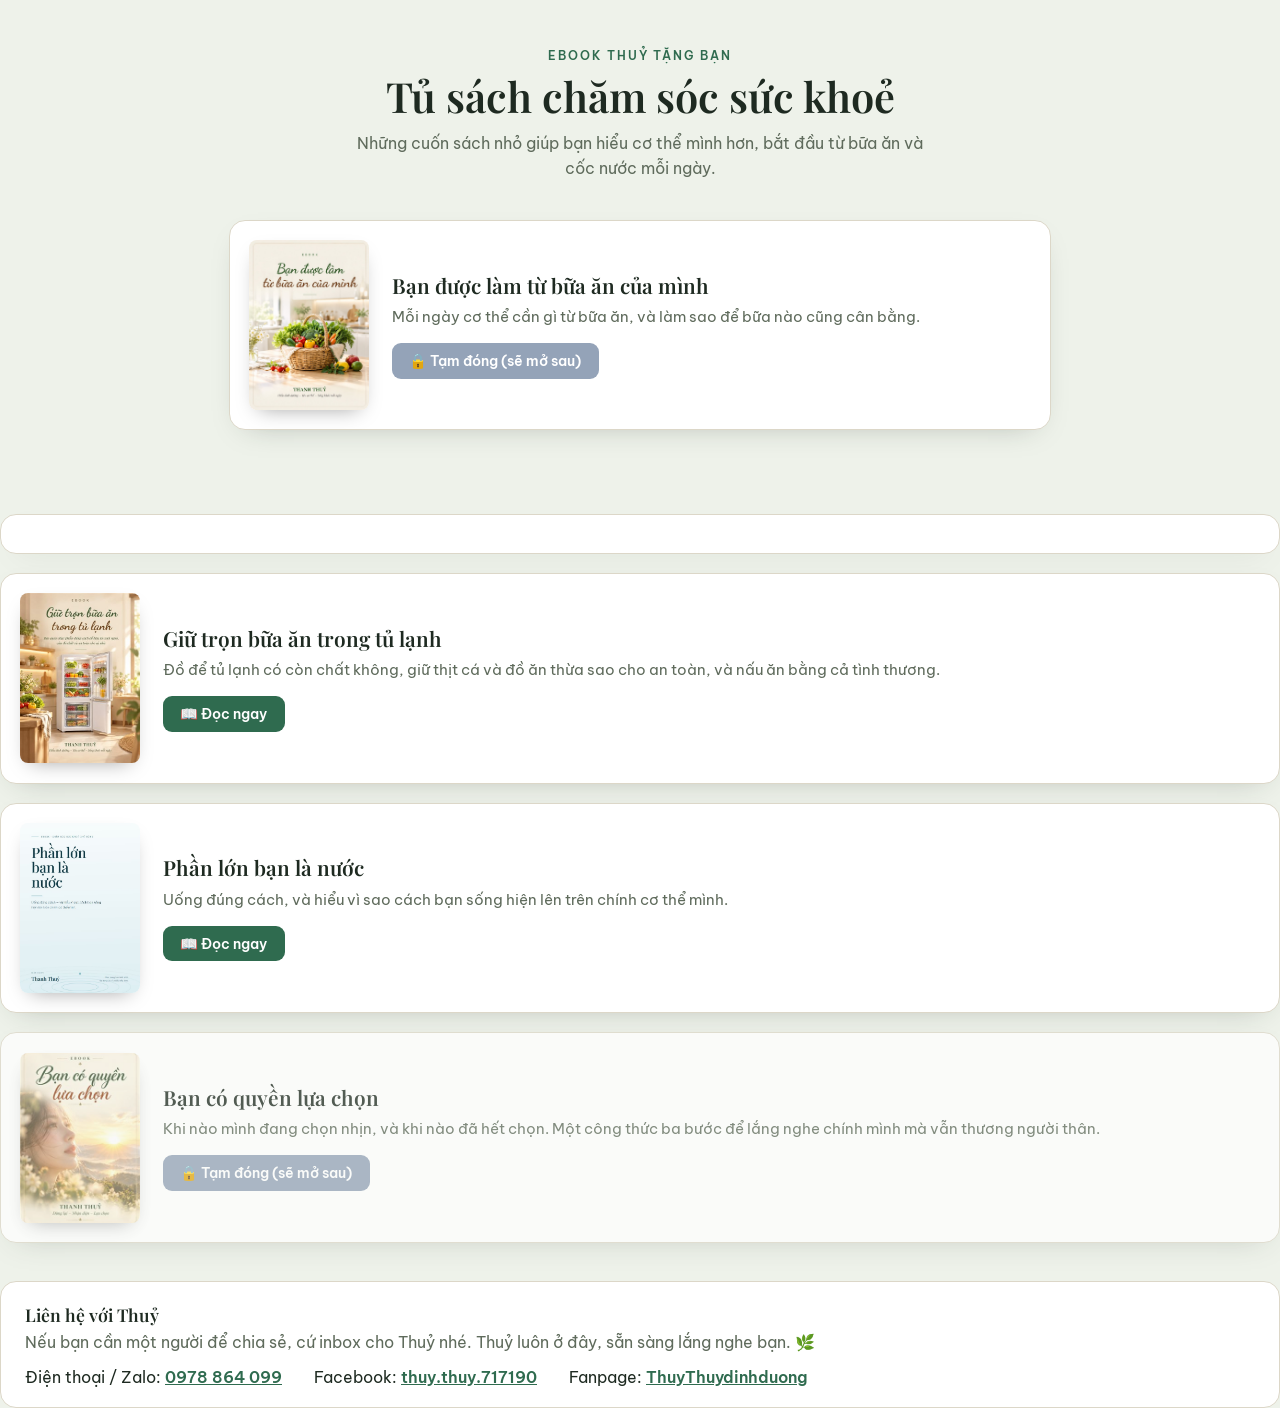
<file: ebooks-online/index.html>
<!DOCTYPE html><html lang="vi"><head><meta charset="utf-8"><meta name="viewport" content="width=device-width,initial-scale=1"><title>Tủ sách sức khoẻ — Thanh Thuỷ</title>
<link rel="stylesheet" href="https://fonts.googleapis.com/css2?family=Playfair+Display:wght@500;600&family=Be+Vietnam+Pro:wght@400;500;600&display=swap">
<style>*{box-sizing:border-box}body{margin:0;background:#eef2ea;color:#1e2a21;font-family:"Be Vietnam Pro",sans-serif}
.wrap{max-width:860px;margin:0 auto;padding:3rem 1.2rem 4rem}.eyebrow{font:600 .75rem "Be Vietnam Pro";letter-spacing:.16em;text-transform:uppercase;color:#2f6b4f;text-align:center;margin:0}
h1{font:600 clamp(1.8rem,5vw,2.6rem)/1.2 "Playfair Display",serif;text-align:center;margin:.5rem 0 .6rem}.lead{text-align:center;color:#5f6b5c;margin:0 auto 2.4rem;max-width:36rem;line-height:1.6}
.card{display:flex;gap:1.4rem;align-items:center;background:#fff;border:1px solid #dcd7c8;border-radius:16px;padding:1.2rem;margin-bottom:1.2rem;text-decoration:none;color:inherit;box-shadow:0 10px 30px -18px rgba(30,42,33,.35);transition:transform .15s}
.card:hover{transform:translateY(-2px)}.card img{width:120px;height:170px;object-fit:cover;border-radius:8px;flex:none;box-shadow:0 8px 20px -10px rgba(0,0,0,.4)}
.card h2{font:600 1.3rem/1.3 "Playfair Display",serif;margin:0 0 .4rem}.card p{margin:0 0 .9rem;color:#5f6b5c;line-height:1.55;font-size:.95rem}
.btn{display:inline-block;background:#2f6b4f;color:#fff;border-radius:9px;padding:.55rem 1.1rem;font-weight:600;font-size:.9rem}
.contact{margin-top:2.4rem;background:#fff;border:1px solid #dcd7c8;border-radius:16px;padding:1.3rem 1.5rem}.contact h3{font:600 1.1rem "Playfair Display",serif;margin:0 0 .4rem}
.contact p{margin:.2rem 0 .9rem;color:#5f6b5c}.contact ul{list-style:none;padding:0;margin:0;display:flex;flex-wrap:wrap;gap:.6rem 2rem}.contact a{color:#2f6b4f;font-weight:600}
@media(max-width:520px){.card{gap:1rem;padding:1rem}.card img{width:84px;height:120px}.card p{display:none}}</style></head><body><div class="wrap">
<p class="eyebrow">Ebook Thuỷ tặng bạn</p><h1>Tủ sách chăm sóc sức khoẻ</h1><p class="lead">Những cuốn sách nhỏ giúp bạn hiểu cơ thể mình hơn, bắt đầu từ bữa ăn và cốc nước mỗi ngày.</p>
<a class="card" href="ban-duoc-lam-tu-bua-an.html"><img src="[data-uri]" alt="Bìa Bạn được làm từ bữa ăn của mình"><div><h2>Bạn được làm từ bữa ăn của mình</h2><p>Mỗi ngày cơ thể cần gì từ bữa ăn, và làm sao để bữa nào cũng cân bằng.</p><span class="btn" style="background:#94a3b8; color:#fff; cursor:not-allowed;">🔒 Tạm đóng (sẽ mở sau)</span></div></div>
<a class="card" href="giu-tron-bua-an-trong-tu-lanh.html"><img src="[data-uri]" alt="Bìa Giữ trọn bữa ăn trong tủ lạnh"><div><h2>Giữ trọn bữa ăn trong tủ lạnh</h2><p>Đồ để tủ lạnh có còn chất không, giữ thịt cá và đồ ăn thừa sao cho an toàn, và nấu ăn bằng cả tình thương.</p><span class="btn">📖 Đọc ngay</span></div></a>
<a class="card" href="phan-lon-ban-la-nuoc.html"><img src="[data-uri]" alt="Bìa Phần lớn bạn là nước"><div><h2>Phần lớn bạn là nước</h2><p>Uống đúng cách, và hiểu vì sao cách bạn sống hiện lên trên chính cơ thể mình.</p><span class="btn">📖 Đọc ngay</span></div></a>
<div class="card" style="opacity: 0.75; cursor: not-allowed;"><img src="[data-uri]" alt="Bìa Bạn có quyền lựa chọn"><div><h2>Bạn có quyền lựa chọn</h2><p>Khi nào mình đang chọn nhịn, và khi nào đã hết chọn. Một công thức ba bước để lắng nghe chính mình mà vẫn thương người thân.</p><span class="btn" style="background:#94a3b8; color:#fff; cursor:not-allowed;">🔒 Tạm đóng (sẽ mở sau)</span></div></div>
<div class="contact"><h3>Liên hệ với Thuỷ</h3><p>Nếu bạn cần một người để chia sẻ, cứ inbox cho Thuỷ nhé. Thuỷ luôn ở đây, sẵn sàng lắng nghe bạn. 🌿</p>
<ul><li>Điện thoại / Zalo: <a href="tel:0978864099">0978 864 099</a></li><li>Facebook: <a href="https://www.facebook.com/thuy.thuy.717190" target="_blank" rel="noopener">thuy.thuy.717190</a></li><li>Fanpage: <a href="https://www.facebook.com/people/ThuyThuydinhduong/100094481230311/" target="_blank" rel="noopener">ThuyThuydinhduong</a></li></ul></div>
</div></body></html>
</file>
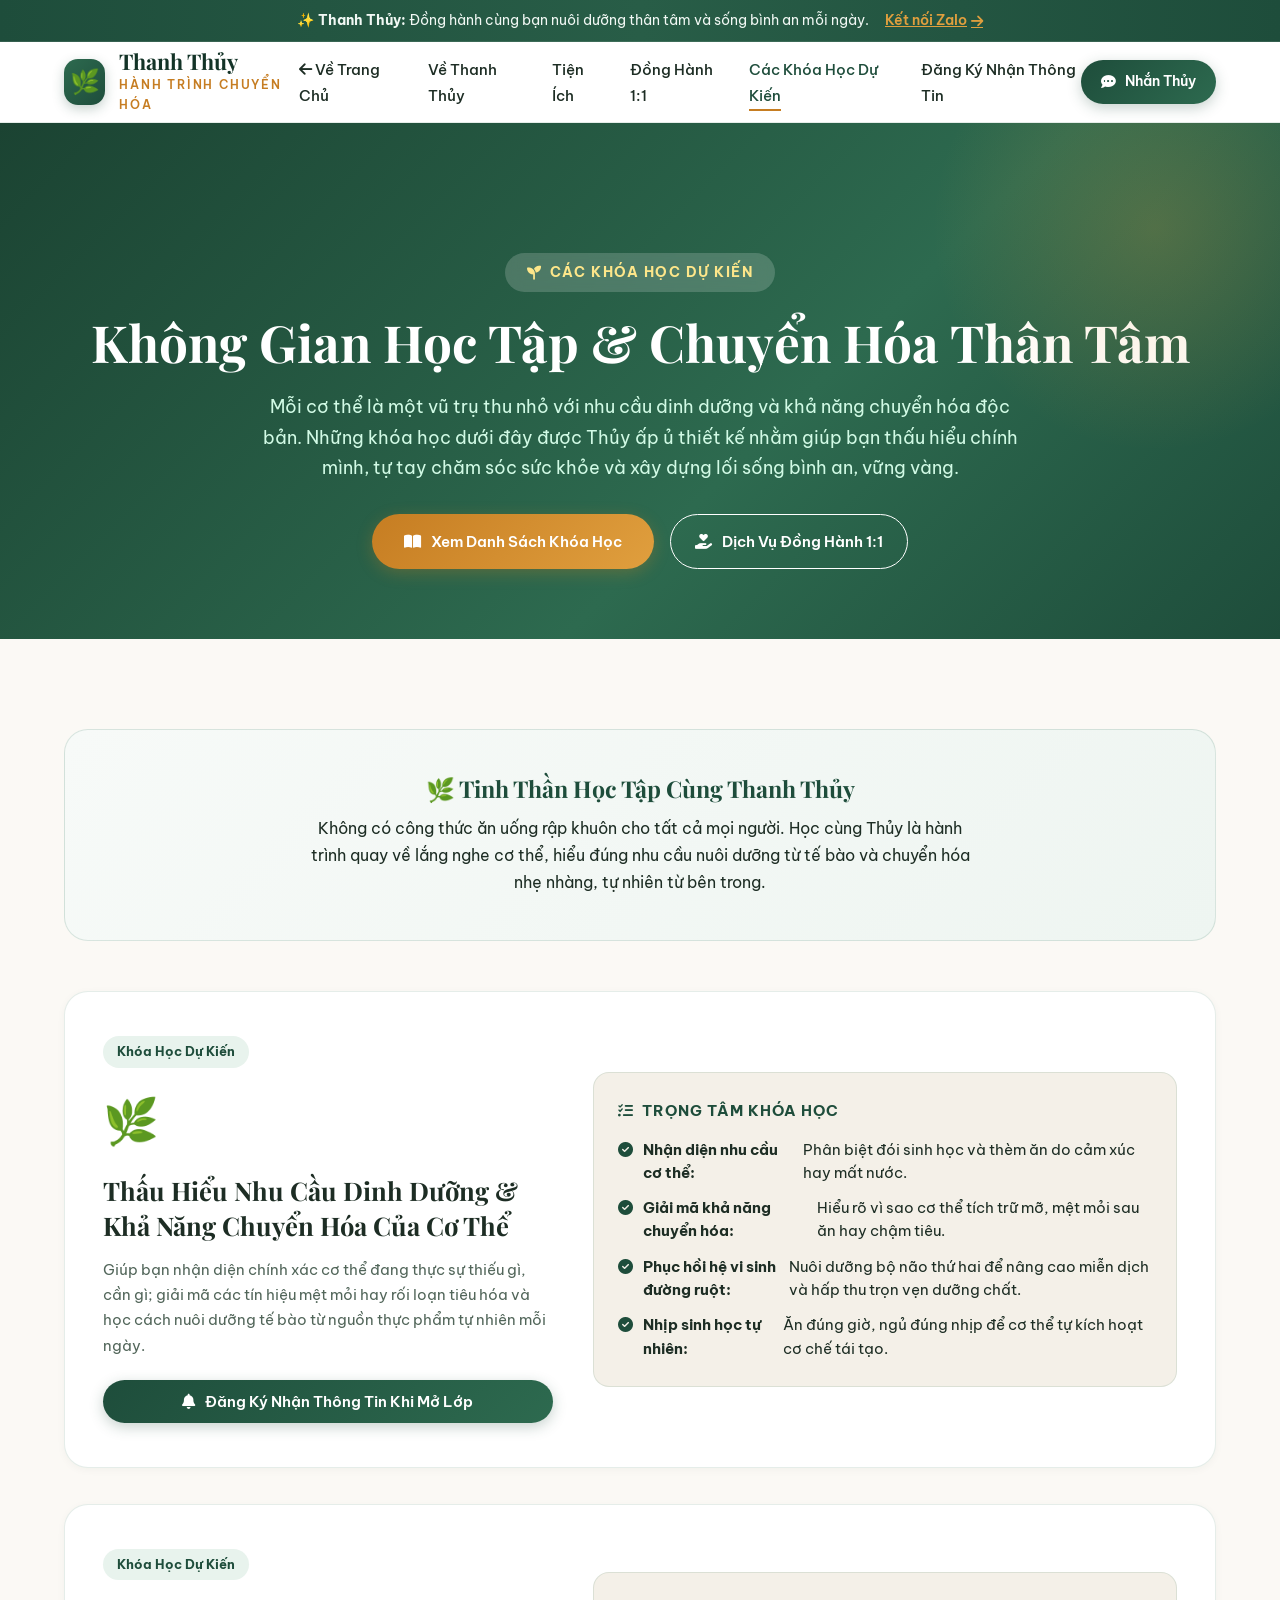
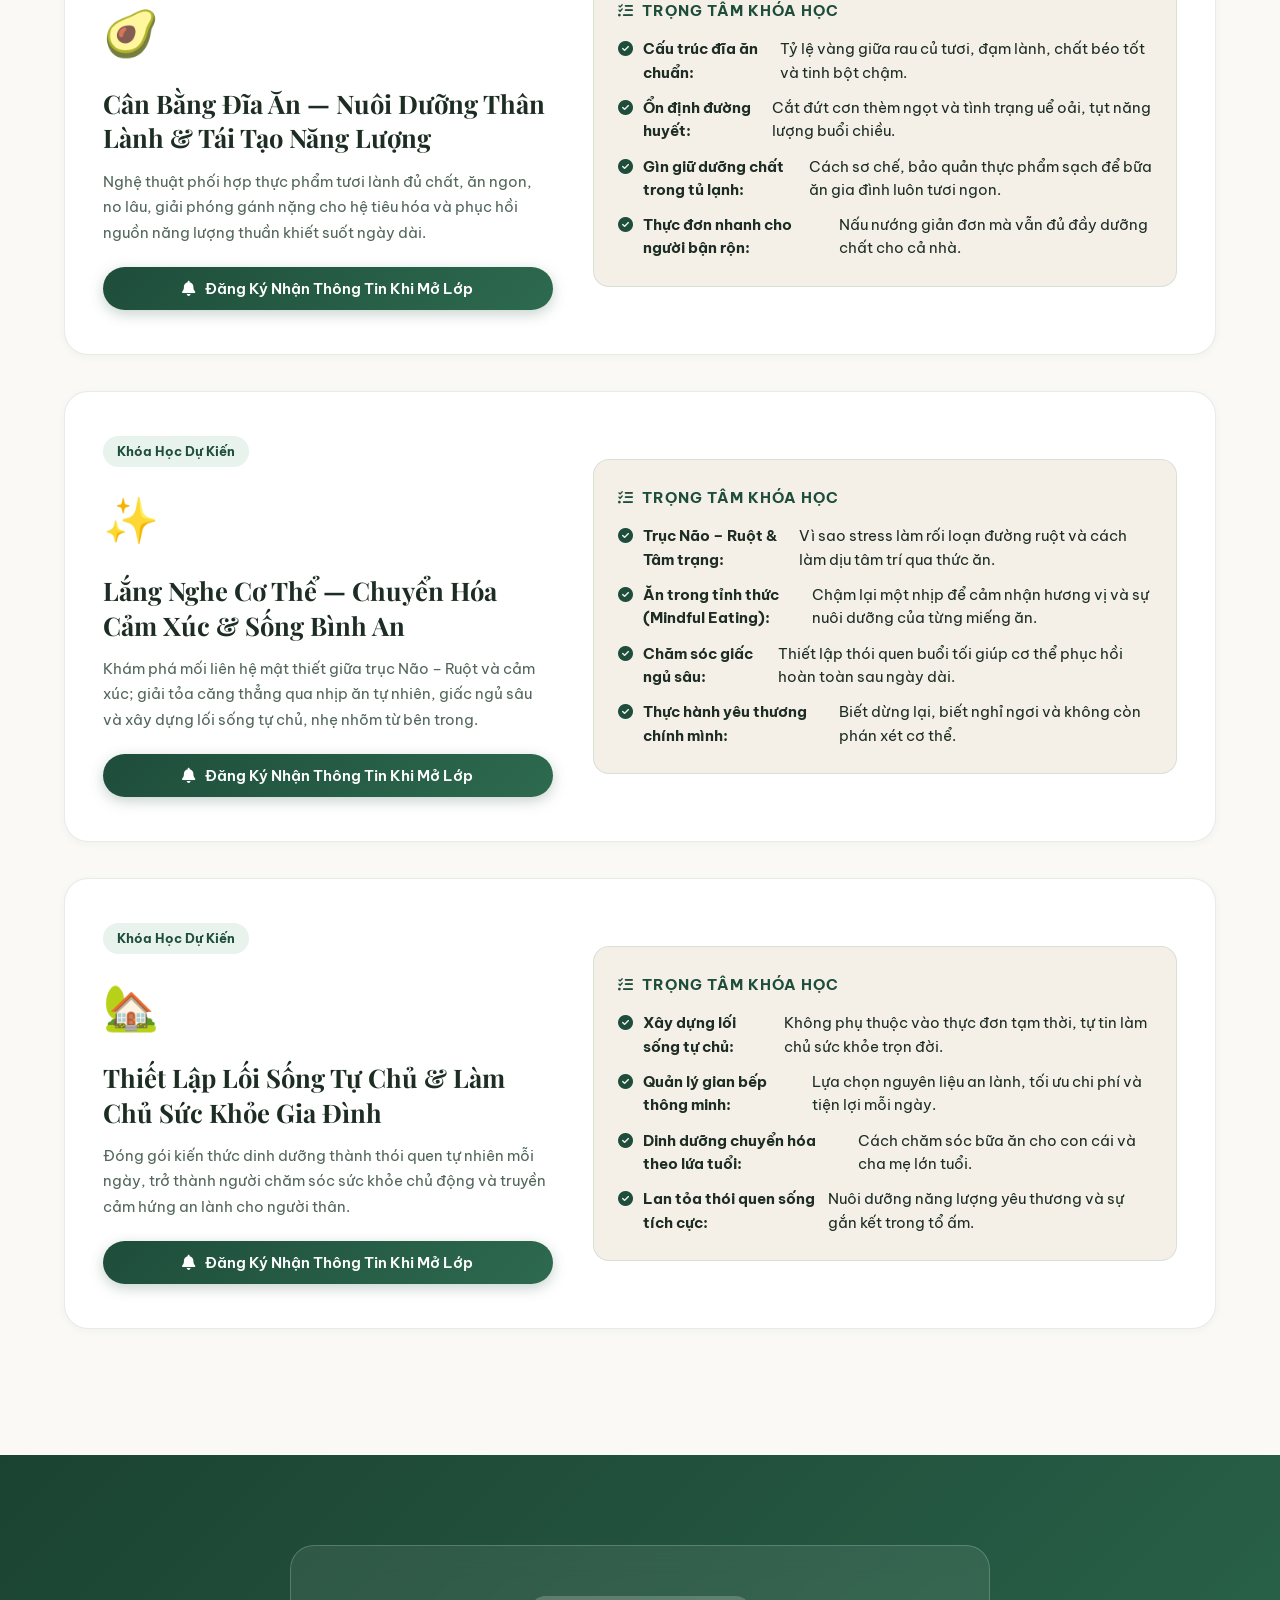
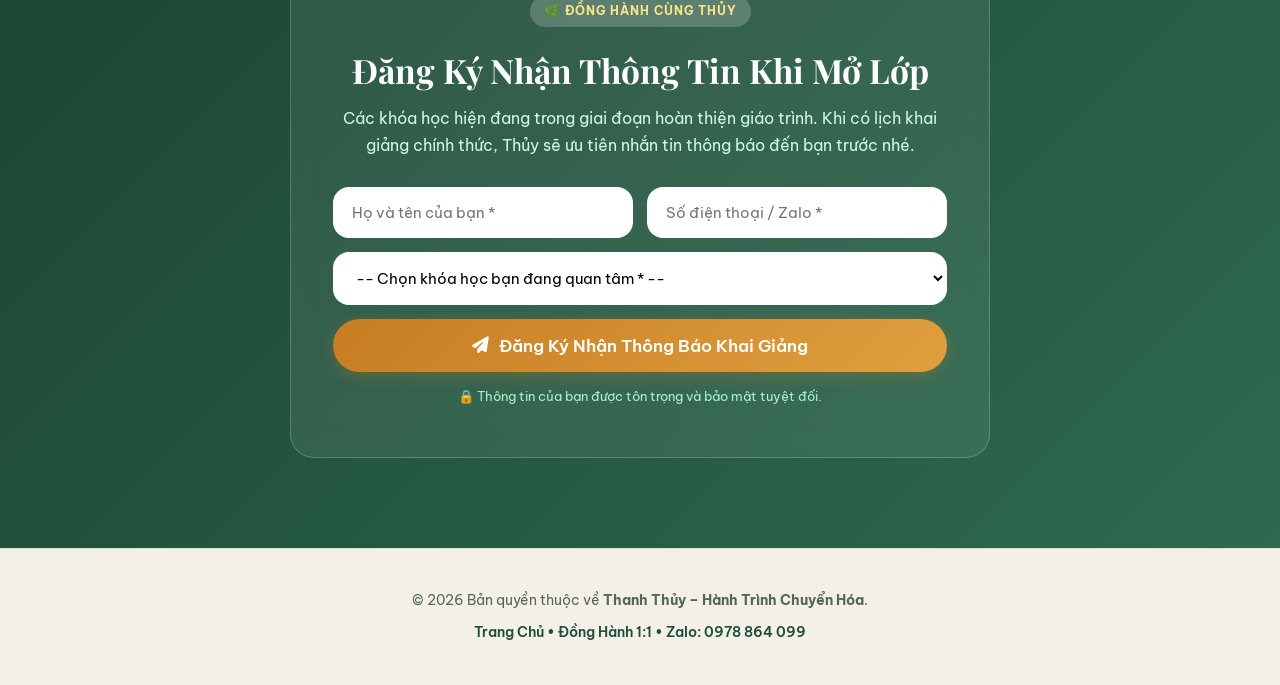
<file: khoa-hoc.html>
<!DOCTYPE html>
<html lang="vi">
<head>
  <meta charset="UTF-8">
  <meta name="viewport" content="width=device-width, initial-scale=1.0">
  <title>Các Khóa Học Dự Kiến — Thanh Thủy</title>
  <meta name="description" content="Các khóa học dự kiến cùng Thanh Thủy: Thấu hiểu nhu cầu dinh dưỡng của cơ thể, khả năng chuyển hóa tự nhiên và nuôi dưỡng thân tâm an lành, sống chủ động.">
  
  <link rel="icon" href="data:image/svg+xml,<svg xmlns='http://www.w3.org/2000/svg' viewBox='0 0 100 100'><text y='.9em' font-size='90'>🌿</text></svg>">
  <link rel="preconnect" href="https://fonts.googleapis.com">
  <link rel="preconnect" href="https://fonts.gstatic.com" crossorigin>
  <link href="https://fonts.googleapis.com/css2?family=Be+Vietnam+Pro:ital,wght@0,300;0,400;0,500;0,600;0,700;1,400&family=Playfair+Display:ital,wght@0,600;0,700;1,500;1,600&display=swap" rel="stylesheet">
  <link rel="stylesheet" href="https://cdnjs.cloudflare.com/ajax/libs/font-awesome/6.4.0/css/all.min.css">
  <link rel="stylesheet" href="style.css">
  
  <style>
    .course-page-hero {
      padding: 130px 0 70px 0;
      background: linear-gradient(135deg, #1b4332 0%, #2d6a4f 60%, #1e4d3b 100%);
      color: #ffffff;
      text-align: center;
      position: relative;
      overflow: hidden;
    }
    .course-page-hero::before {
      content: '';
      position: absolute;
      top: -120px;
      right: -100px;
      width: 450px;
      height: 450px;
      background: radial-gradient(circle, rgba(224, 159, 62, 0.22) 0%, transparent 70%);
      border-radius: 50%;
    }
    .hero-badge-top {
      display: inline-flex;
      align-items: center;
      gap: 8px;
      background: rgba(255, 255, 255, 0.18);
      backdrop-filter: blur(8px);
      padding: 8px 22px;
      border-radius: var(--radius-full);
      font-size: 0.88rem;
      font-weight: 700;
      color: #fde68a;
      letter-spacing: 1.5px;
      text-transform: uppercase;
      margin-bottom: 18px;
    }
    .course-page-hero h1 {
      font-size: clamp(2.2rem, 5vw, 3.2rem);
      color: #ffffff;
      line-height: 1.25;
      margin-bottom: 18px;
      font-family: var(--font-heading);
    }
    .course-page-hero p {
      font-size: 1.12rem;
      line-height: 1.7;
      color: #d1fae5;
      max-width: 760px;
      margin: 0 auto 30px auto;
    }
    .course-hero-links {
      display: flex;
      justify-content: center;
      gap: 16px;
      flex-wrap: wrap;
    }
    .courses-catalog-section {
      padding: 90px 0;
      background: var(--bg-page);
    }
    .course-detail-card {
      background: #ffffff;
      border-radius: var(--radius-lg);
      padding: 44px 38px;
      margin-bottom: 36px;
      border: 1px solid var(--border-light);
      box-shadow: var(--shadow-sm);
      display: grid;
      grid-template-columns: 1fr 1.3fr;
      gap: 40px;
      align-items: center;
      transition: var(--transition);
    }
    .course-detail-card:hover {
      box-shadow: var(--shadow-md);
      border-color: var(--primary-light);
    }
    .course-left-info {
      display: flex;
      flex-direction: column;
    }
    .card-topic-tag {
      display: inline-block;
      align-self: flex-start;
      background: var(--primary-subtle);
      color: var(--primary);
      font-size: 0.8rem;
      font-weight: 700;
      padding: 5px 14px;
      border-radius: var(--radius-full);
      margin-bottom: 16px;
    }
    .course-card-icon {
      font-size: 2.8rem;
      margin-bottom: 16px;
    }
    .course-left-info h3 {
      font-size: 1.6rem;
      color: var(--text-heading);
      line-height: 1.35;
      margin-bottom: 14px;
    }
    .course-left-info p {
      font-size: 0.96rem;
      color: var(--text-muted);
      line-height: 1.65;
      margin-bottom: 22px;
    }
    .course-topics-box {
      background: var(--bg-surface);
      border-radius: var(--radius-md);
      padding: 26px 24px;
      border: 1px solid var(--border-light);
    }
    .course-topics-box h5 {
      font-size: 0.92rem;
      color: var(--primary);
      text-transform: uppercase;
      letter-spacing: 1px;
      font-weight: 700;
      margin-bottom: 14px;
      display: flex;
      align-items: center;
      gap: 8px;
    }
    .topic-list {
      list-style: none;
      padding: 0;
      margin: 0;
      display: flex;
      flex-direction: column;
      gap: 12px;
    }
    .topic-list li {
      font-size: 0.94rem;
      color: var(--text-main);
      display: flex;
      align-items: flex-start;
      gap: 10px;
      line-height: 1.55;
    }
    .topic-list li i {
      color: var(--primary);
      margin-top: 4px;
      flex-shrink: 0;
    }
    .philosophy-banner {
      background: linear-gradient(135deg, #f7faf8 0%, #eef5f1 100%);
      border-radius: var(--radius-lg);
      padding: 44px 36px;
      border: 1px solid rgba(45, 106, 79, 0.15);
      margin-bottom: 50px;
      text-align: center;
    }
    .philosophy-banner h3 {
      font-size: 1.45rem;
      color: var(--primary);
      margin-bottom: 12px;
    }
    .philosophy-banner p {
      max-width: 680px;
      margin: 0 auto;
      color: var(--text-main);
      font-size: 1rem;
      line-height: 1.7;
    }
    .waitlist-section {
      padding: 90px 0;
      background: linear-gradient(135deg, #1b4332 0%, #2d6a4f 100%);
      color: #fff;
      text-align: center;
    }
    .waitlist-box {
      max-width: 700px;
      margin: 0 auto;
      background: rgba(255, 255, 255, 0.08);
      backdrop-filter: blur(14px);
      padding: 50px 42px;
      border-radius: var(--radius-lg);
      border: 1px solid rgba(255, 255, 255, 0.2);
    }
    .waitlist-box h2 {
      color: #ffffff;
      font-size: 2.1rem;
      margin-bottom: 14px;
    }
    .waitlist-box p {
      color: #d1fae5;
      font-size: 1.02rem;
      line-height: 1.65;
      margin-bottom: 28px;
    }
    .waitlist-form {
      display: flex;
      flex-direction: column;
      gap: 14px;
    }
    .form-row {
      display: grid;
      grid-template-columns: 1fr 1fr;
      gap: 14px;
    }
    .waitlist-form input,
    .waitlist-form select {
      width: 100%;
      padding: 15px 18px;
      border-radius: var(--radius-md);
      border: 1px solid rgba(255, 255, 255, 0.35);
      background: #ffffff;
      font-size: 0.95rem;
      font-family: inherit;
      outline: none;
      box-sizing: border-box;
    }
    @media (max-width: 900px) {
      .course-detail-card {
        grid-template-columns: 1fr;
        gap: 28px;
        padding: 32px 24px;
      }
      .form-row {
        grid-template-columns: 1fr;
      }
    }
  </style>
</head>
<body>

  <!-- Top Announcement Bar -->
  <div class="announcement-bar">
    <div class="container announcement-inner">
      <span>✨ <strong>Thanh Thủy:</strong> Đồng hành cùng bạn nuôi dưỡng thân tâm và sống bình an mỗi ngày.</span>
      <a href="https://zalo.me/0978864099" target="_blank" class="bar-link">Kết nối Zalo <i class="fa-solid fa-arrow-right"></i></a>
    </div>
  </div>

  <!-- Navigation Bar -->
  <header class="header" id="header" style="position: sticky; top: 0; background: rgba(255,255,255,0.96); backdrop-filter: blur(10px); z-index: 999; border-bottom: 1px solid var(--border-light);">
    <div class="container header-container">
      <a href="index.html" class="brand-logo">
        <div class="logo-symbol">
          <span class="leaf-icon">🌿</span>
          <span class="glow-orb"></span>
        </div>
        <div class="logo-text">
          <span class="brand-title">Thanh Thủy</span>
          <span class="brand-subtitle">Hành Trình Chuyển Hóa</span>
        </div>
      </a>

      <!-- Desktop Nav -->
      <nav class="nav-menu">
        <ul class="nav-list">
          <li><a href="index.html#hero" class="nav-link"><i class="fa-solid fa-arrow-left"></i> Về Trang Chủ</a></li>
          <li><a href="index.html#about" class="nav-link">Về Thanh Thủy</a></li>
          <li><a href="index.html#tien-ich" class="nav-link">Tiện Ích</a></li>
          <li><a href="index.html#coaching" class="nav-link">Đồng Hành 1:1</a></li>
          <li><a href="#danh-sach" class="nav-link active">Các Khóa Học Dự Kiến</a></li>
          <li><a href="#dang-ky" class="nav-link">Đăng Ký Nhận Thông Tin</a></li>
        </ul>
      </nav>

      <div class="header-actions">
        <a href="https://zalo.me/0978864099" target="_blank" class="btn btn-primary btn-sm btn-zalo-nav">
          <i class="fa-solid fa-comment-dots"></i> Nhắn Thủy
        </a>
      </div>
    </div>
  </header>

  <!-- Hero Section -->
  <section class="course-page-hero">
    <div class="container">
      <div class="hero-badge-top">
        <i class="fa-solid fa-seedling"></i> Các Khóa Học Dự Kiến
      </div>
      <h1>Không Gian Học Tập & Chuyển Hóa Thân Tâm</h1>
      <p>
        Mỗi cơ thể là một vũ trụ thu nhỏ với nhu cầu dinh dưỡng và khả năng chuyển hóa độc bản. Những khóa học dưới đây được Thủy ấp ủ thiết kế nhằm giúp bạn thấu hiểu chính mình, tự tay chăm sóc sức khỏe và xây dựng lối sống bình an, vững vàng.
      </p>
      <div class="course-hero-links">
        <a href="#danh-sach" class="btn btn-accent" style="padding: 15px 32px;">
          <i class="fa-solid fa-book-open"></i> Xem Danh Sách Khóa Học
        </a>
        <a href="index.html#coaching" class="btn btn-outline" style="border-color: #ffffff; color: #ffffff;">
          <i class="fa-solid fa-hand-holding-heart"></i> Dịch Vụ Đồng Hành 1:1
        </a>
      </div>
    </div>
  </section>

  <!-- Danh sách các khóa học dự kiến -->
  <section class="courses-catalog-section" id="danh-sach">
    <div class="container">

      <!-- Triết lý dẫn lối -->
      <div class="philosophy-banner">
        <h3>🌿 Tinh Thần Học Tập Cùng Thanh Thủy</h3>
        <p>
          Không có công thức ăn uống rập khuôn cho tất cả mọi người. Học cùng Thủy là hành trình quay về lắng nghe cơ thể, hiểu đúng nhu cầu nuôi dưỡng từ tế bào và chuyển hóa nhẹ nhàng, tự nhiên từ bên trong.
        </p>
      </div>

      <!-- Khóa Học 1 -->
      <div class="course-detail-card">
        <div class="course-left-info">
          <span class="card-topic-tag">Khóa Học Dự Kiến</span>
          <div class="course-card-icon">🌿</div>
          <h3>Thấu Hiểu Nhu Cầu Dinh Dưỡng & Khả Năng Chuyển Hóa Của Cơ Thể</h3>
          <p>
            Giúp bạn nhận diện chính xác cơ thể đang thực sự thiếu gì, cần gì; giải mã các tín hiệu mệt mỏi hay rối loạn tiêu hóa và học cách nuôi dưỡng tế bào từ nguồn thực phẩm tự nhiên mỗi ngày.
          </p>
          <button class="btn btn-primary" onclick="selectCourseToRegister('Thấu Hiểu Nhu Cầu Dinh Dưỡng & Khả Năng Chuyển Hóa')">
            <i class="fa-solid fa-bell"></i> Đăng Ký Nhận Thông Tin Khi Mở Lớp
          </button>
        </div>
        <div class="course-topics-box">
          <h5><i class="fa-solid fa-list-check"></i> Trọng Tâm Khóa Học</h5>
          <ul class="topic-list">
            <li><i class="fa-solid fa-circle-check"></i> <strong>Nhận diện nhu cầu cơ thể:</strong> Phân biệt đói sinh học và thèm ăn do cảm xúc hay mất nước.</li>
            <li><i class="fa-solid fa-circle-check"></i> <strong>Giải mã khả năng chuyển hóa:</strong> Hiểu rõ vì sao cơ thể tích trữ mỡ, mệt mỏi sau ăn hay chậm tiêu.</li>
            <li><i class="fa-solid fa-circle-check"></i> <strong>Phục hồi hệ vi sinh đường ruột:</strong> Nuôi dưỡng bộ não thứ hai để nâng cao miễn dịch và hấp thu trọn vẹn dưỡng chất.</li>
            <li><i class="fa-solid fa-circle-check"></i> <strong>Nhịp sinh học tự nhiên:</strong> Ăn đúng giờ, ngủ đúng nhịp để cơ thể tự kích hoạt cơ chế tái tạo.</li>
          </ul>
        </div>
      </div>

      <!-- Khóa Học 2 -->
      <div class="course-detail-card">
        <div class="course-left-info">
          <span class="card-topic-tag">Khóa Học Dự Kiến</span>
          <div class="course-card-icon">🥑</div>
          <h3>Cân Bằng Đĩa Ăn — Nuôi Dưỡng Thân Lành & Tái Tạo Năng Lượng</h3>
          <p>
            Nghệ thuật phối hợp thực phẩm tươi lành đủ chất, ăn ngon, no lâu, giải phóng gánh nặng cho hệ tiêu hóa và phục hồi nguồn năng lượng thuần khiết suốt ngày dài.
          </p>
          <button class="btn btn-primary" onclick="selectCourseToRegister('Cân Bằng Đĩa Ăn — Nuôi Dưỡng Thân Lành')">
            <i class="fa-solid fa-bell"></i> Đăng Ký Nhận Thông Tin Khi Mở Lớp
          </button>
        </div>
        <div class="course-topics-box">
          <h5><i class="fa-solid fa-list-check"></i> Trọng Tâm Khóa Học</h5>
          <ul class="topic-list">
            <li><i class="fa-solid fa-circle-check"></i> <strong>Cấu trúc đĩa ăn chuẩn:</strong> Tỷ lệ vàng giữa rau củ tươi, đạm lành, chất béo tốt và tinh bột chậm.</li>
            <li><i class="fa-solid fa-circle-check"></i> <strong>Ổn định đường huyết:</strong> Cắt đứt cơn thèm ngọt và tình trạng uể oải, tụt năng lượng buổi chiều.</li>
            <li><i class="fa-solid fa-circle-check"></i> <strong>Gìn giữ dưỡng chất trong tủ lạnh:</strong> Cách sơ chế, bảo quản thực phẩm sạch để bữa ăn gia đình luôn tươi ngon.</li>
            <li><i class="fa-solid fa-circle-check"></i> <strong>Thực đơn nhanh cho người bận rộn:</strong> Nấu nướng giản đơn mà vẫn đủ đầy dưỡng chất cho cả nhà.</li>
          </ul>
        </div>
      </div>

      <!-- Khóa Học 3 -->
      <div class="course-detail-card">
        <div class="course-left-info">
          <span class="card-topic-tag">Khóa Học Dự Kiến</span>
          <div class="course-card-icon">✨</div>
          <h3>Lắng Nghe Cơ Thể — Chuyển Hóa Cảm Xúc & Sống Bình An</h3>
          <p>
            Khám phá mối liên hệ mật thiết giữa trục Não – Ruột và cảm xúc; giải tỏa căng thẳng qua nhịp ăn tự nhiên, giấc ngủ sâu và xây dựng lối sống tự chủ, nhẹ nhõm từ bên trong.
          </p>
          <button class="btn btn-primary" onclick="selectCourseToRegister('Lắng Nghe Cơ Thể — Chuyển Hóa Cảm Xúc')">
            <i class="fa-solid fa-bell"></i> Đăng Ký Nhận Thông Tin Khi Mở Lớp
          </button>
        </div>
        <div class="course-topics-box">
          <h5><i class="fa-solid fa-list-check"></i> Trọng Tâm Khóa Học</h5>
          <ul class="topic-list">
            <li><i class="fa-solid fa-circle-check"></i> <strong>Trục Não – Ruột & Tâm trạng:</strong> Vì sao stress làm rối loạn đường ruột và cách làm dịu tâm trí qua thức ăn.</li>
            <li><i class="fa-solid fa-circle-check"></i> <strong>Ăn trong tỉnh thức (Mindful Eating):</strong> Chậm lại một nhịp để cảm nhận hương vị và sự nuôi dưỡng của từng miếng ăn.</li>
            <li><i class="fa-solid fa-circle-check"></i> <strong>Chăm sóc giấc ngủ sâu:</strong> Thiết lập thói quen buổi tối giúp cơ thể phục hồi hoàn toàn sau ngày dài.</li>
            <li><i class="fa-solid fa-circle-check"></i> <strong>Thực hành yêu thương chính mình:</strong> Biết dừng lại, biết nghỉ ngơi và không còn phán xét cơ thể.</li>
          </ul>
        </div>
      </div>

      <!-- Khóa Học 4 -->
      <div class="course-detail-card">
        <div class="course-left-info">
          <span class="card-topic-tag">Khóa Học Dự Kiến</span>
          <div class="course-card-icon">🏡</div>
          <h3>Thiết Lập Lối Sống Tự Chủ & Làm Chủ Sức Khỏe Gia Đình</h3>
          <p>
            Đóng gói kiến thức dinh dưỡng thành thói quen tự nhiên mỗi ngày, trở thành người chăm sóc sức khỏe chủ động và truyền cảm hứng an lành cho người thân.
          </p>
          <button class="btn btn-primary" onclick="selectCourseToRegister('Thiết Lập Lối Sống Tự Chủ & Sức Khỏe Gia Đình')">
            <i class="fa-solid fa-bell"></i> Đăng Ký Nhận Thông Tin Khi Mở Lớp
          </button>
        </div>
        <div class="course-topics-box">
          <h5><i class="fa-solid fa-list-check"></i> Trọng Tâm Khóa Học</h5>
          <ul class="topic-list">
            <li><i class="fa-solid fa-circle-check"></i> <strong>Xây dựng lối sống tự chủ:</strong> Không phụ thuộc vào thực đơn tạm thời, tự tin làm chủ sức khỏe trọn đời.</li>
            <li><i class="fa-solid fa-circle-check"></i> <strong>Quản lý gian bếp thông minh:</strong> Lựa chọn nguyên liệu an lành, tối ưu chi phí và tiện lợi mỗi ngày.</li>
            <li><i class="fa-solid fa-circle-check"></i> <strong>Dinh dưỡng chuyển hóa theo lứa tuổi:</strong> Cách chăm sóc bữa ăn cho con cái và cha mẹ lớn tuổi.</li>
            <li><i class="fa-solid fa-circle-check"></i> <strong>Lan tỏa thói quen sống tích cực:</strong> Nuôi dưỡng năng lượng yêu thương và sự gắn kết trong tổ ấm.</li>
          </ul>
        </div>
      </div>

    </div>
  </section>

  <!-- Form Đăng Ký Nhận Thông Tin -->
  <section class="waitlist-section" id="dang-ky">
    <div class="container">
      <div class="waitlist-box">
        <span class="coming-tag" style="background: rgba(255,255,255,0.2); color: #fde68a;">
          🌿 Đồng Hành Cùng Thủy
        </span>
        <h2>Đăng Ký Nhận Thông Tin Khi Mở Lớp</h2>
        <p>
          Các khóa học hiện đang trong giai đoạn hoàn thiện giáo trình. Khi có lịch khai giảng chính thức, Thủy sẽ ưu tiên nhắn tin thông báo đến bạn trước nhé.
        </p>

        <form id="courseRegisterForm" class="waitlist-form" onsubmit="submitCourseRegister(event)">
          <div class="form-row">
            <input type="text" id="regName" placeholder="Họ và tên của bạn *" required>
            <input type="tel" id="regPhone" placeholder="Số điện thoại / Zalo *" required>
          </div>
          <select id="regCourse" required>
            <option value="">-- Chọn khóa học bạn đang quan tâm * --</option>
            <option value="Thấu Hiểu Nhu Cầu Dinh Dưỡng & Khả Năng Chuyển Hóa">1. Thấu Hiểu Nhu Cầu Dinh Dưỡng & Khả Năng Chuyển Hóa</option>
            <option value="Cân Bằng Đĩa Ăn — Nuôi Dưỡng Thân Lành">2. Cân Bằng Đĩa Ăn — Nuôi Dưỡng Thân Lành & Tái Tạo Năng Lượng</option>
            <option value="Lắng Nghe Cơ Thể — Chuyển Hóa Cảm Xúc">3. Lắng Nghe Cơ Thể — Chuyển Hóa Cảm Xúc & Sống Bình An</option>
            <option value="Thiết Lập Lối Sống Tự Chủ & Sức Khỏe Gia Đình">4. Thiết Lập Lối Sống Tự Chủ & Làm Chủ Sức Khỏe Gia Đình</option>
            <option value="Tất cả các khóa học dự kiến">5. Quan tâm tất cả các khóa học</option>
          </select>
          <button type="submit" class="btn btn-accent btn-block" style="padding: 16px; font-size: 1.05rem;">
            <i class="fa-solid fa-paper-plane"></i> Đăng Ký Nhận Thông Báo Khai Giảng
          </button>
        </form>
        <p style="font-size: 0.82rem; color: #a7f3d0; margin-top: 14px; margin-bottom: 0;">
          🔒 Thông tin của bạn được tôn trọng và bảo mật tuyệt đối.
        </p>
      </div>
    </div>
  </section>

  <!-- Footer -->
  <footer class="footer" style="padding: 40px 0; background: var(--bg-surface); text-align: center; border-top: 1px solid var(--border-light);">
    <div class="container">
      <p style="color: var(--text-muted); font-size: 0.9rem; margin-bottom: 8px;">
        © 2026 Bản quyền thuộc về <strong>Thanh Thủy – Hành Trình Chuyển Hóa</strong>.
      </p>
      <p style="color: var(--primary); font-size: 0.9rem;">
        <a href="index.html" style="color: var(--primary); font-weight: 600;">Trang Chủ</a> • 
        <a href="index.html#coaching" style="color: var(--primary); font-weight: 600;">Đồng Hành 1:1</a> • 
        <a href="https://zalo.me/0978864099" target="_blank" style="color: var(--primary); font-weight: 600;">Zalo: 0978 864 099</a>
      </p>
    </div>
  </footer>

  <script>
    function selectCourseToRegister(courseName) {
      const selectEl = document.getElementById('regCourse');
      if (selectEl) {
        for (let i = 0; i < selectEl.options.length; i++) {
          if (selectEl.options[i].value.includes(courseName) || courseName.includes(selectEl.options[i].value)) {
            selectEl.selectedIndex = i;
            break;
          }
        }
      }
      document.getElementById('dang-ky').scrollIntoView({ behavior: 'smooth' });
    }

    function submitCourseRegister(e) {
      e.preventDefault();
      const name = document.getElementById('regName').value.trim();
      const phone = document.getElementById('regPhone').value.trim();
      const course = document.getElementById('regCourse').value;
      if (!name || !phone) return;

      const customerItem = {
        name: name,
        phone: phone,
        email: '',
        note: `Đăng ký nhận thông tin khi có lịch khai giảng`,
        product: course || 'Các Khóa Học Dự Kiến',
        price: 0,
        type: 'Đăng ký khóa học dự kiến',
        status: 'Chưa liên hệ'
      };

      // 1. Bắn dữ liệu về Google Sheets
      const sheetUrl = (window.APP_CONFIG && window.APP_CONFIG.GOOGLE_SHEET_URL) 
        ? window.APP_CONFIG.GOOGLE_SHEET_URL 
        : (localStorage.getItem('thuy_google_sheet_url') || '');

      if (sheetUrl && sheetUrl.includes('script.google.com')) {
        fetch(sheetUrl, {
          method: 'POST',
          mode: 'no-cors',
          headers: { 'Content-Type': 'text/plain;charset=utf-8' },
          body: JSON.stringify(customerItem)
        }).catch(() => {});
      }

      // 2. Lưu vào backend nội bộ
      fetch('/api/customers', {
        method: 'POST',
        headers: { 'Content-Type': 'application/json' },
        body: JSON.stringify(customerItem)
      }).catch(err => console.log(err));

      alert(`Cảm ơn ${name}! Thủy đã lưu số Zalo ${phone}. Khi khóa học "${course}" có lịch khai giảng chính thức, Thủy sẽ ưu tiên nhắn tin cho bạn nhé! 🌿`);
      window.open(`https://zalo.me/0978864099?text=${encodeURIComponent(`Chào Thủy, mình là ${name} (SĐT Zalo: ${phone}), mình vừa đăng ký nhận thông tin khi có lịch khai giảng khóa: ${course}!`)}`, '_blank');
    }
  </script>
  <script src="config.js"></script>
</body>
</html>
</file>
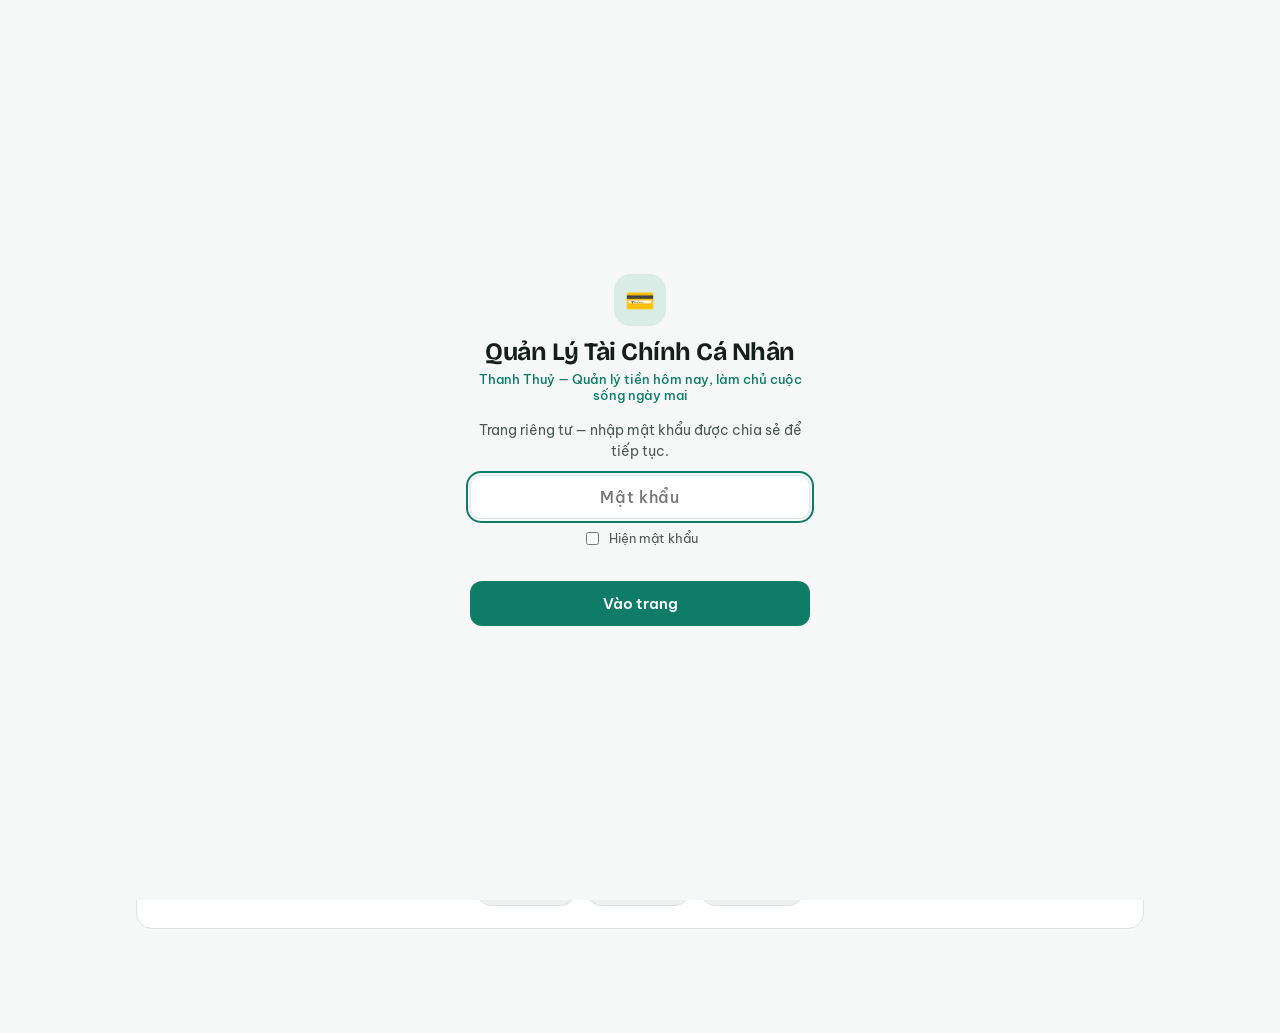
<file: quan-ly-tai-chinh.html>
<!doctype html>
<html lang="vi">
<head>
<meta charset="utf-8">
<meta name="viewport" content="width=device-width,initial-scale=1,viewport-fit=cover">
<style>
:root{color-scheme:light;padding-top:env(safe-area-inset-top,0px);padding-bottom:env(safe-area-inset-bottom,0px)}
body{margin:0;font:14px system-ui,sans-serif}
img{max-width:100%}
[hidden]{display:none!important}
</style>
</head>
<body>

<script>
/* Kho lưu ngay trong trình duyệt — thay cho máy chủ của artifact. */
window.__localDb=(function(){
  const KEY="quan-ly-tai-chinh-ca-nhan:v1";
  let kho={};
  const doc=()=>{ try{ kho=JSON.parse(localStorage.getItem(KEY)||"{}")||{}; }catch(_){ kho={}; } };
  const luu=()=>{ try{ localStorage.setItem(KEY,JSON.stringify(kho)); }catch(_){} };
  doc();
  const bao=[];
  const clone=o=>JSON.parse(JSON.stringify(o));
  const taoId=()=>Math.random().toString(36).slice(2,12)+Date.now().toString(36);
  const snapDoc=(id,d)=>({id,exists:d!==undefined,data:()=>d===undefined?undefined:clone(d)});
  const snapQuery=(col,q)=>{
    let ds=Object.keys(kho[col]||{}).map(id=>({id,d:kho[col][id]}));
    if(q.ord){
      const h=q.dir==="desc"?-1:1;
      ds.sort((a,b)=>{
        const x=a.d[q.ord], y=b.d[q.ord];
        if(x==null&&y==null) return 0; if(x==null) return 1; if(y==null) return -1;
        return x<y?-h:x>y?h:0;
      });
    }
    if(q.lim) ds=ds.slice(0,q.lim);
    const docs=ds.map(x=>snapDoc(x.id,x.d));
    return {docs,size:docs.length,empty:!docs.length};
  };
  const phatLai=col=>{ bao.slice().forEach(b=>{ if(b.col===col) b.chay(); }); };
  const ghiDoc=(col,id,d)=>{ (kho[col]=kho[col]||{})[id]=clone(d); luu(); phatLai(col); return Promise.resolve(); };
  const xoaDoc=(col,id)=>{ if(kho[col]) delete kho[col][id]; luu(); phatLai(col); return Promise.resolve(); };
  const dangKy=(col,lay,next)=>{
    const b={col,chay:()=>{ try{ next(lay()); }catch(e){ console.error(e); } }};
    bao.push(b); setTimeout(b.chay,0);
    return ()=>{ const i=bao.indexOf(b); if(i>=0) bao.splice(i,1); };
  };
  const docRef=(col,id)=>({
    id,path:col+"/"+id,
    get:()=>Promise.resolve(snapDoc(id,(kho[col]||{})[id])),
    set:d=>ghiDoc(col,id,d),
    update:d=>ghiDoc(col,id,Object.assign({},(kho[col]||{})[id]||{},d)),
    delete:()=>xoaDoc(col,id),
    onSnapshot:(next)=>dangKy(col,()=>snapDoc(id,(kho[col]||{})[id]),next)
  });
  const truyVan=(col,q)=>({
    where:()=>truyVan(col,q),
    orderBy:(f,dir)=>truyVan(col,Object.assign({},q,{ord:f,dir:dir||"asc"})),
    limit:n=>truyVan(col,Object.assign({},q,{lim:n})),
    get:()=>Promise.resolve(snapQuery(col,q)),
    onSnapshot:(next)=>dangKy(col,()=>snapQuery(col,q),next)
  });
  const colRef=col=>Object.assign(truyVan(col,{}),{
    path:col,
    doc:id=>docRef(col,id||taoId()),
    add:d=>{ const id=taoId(); return ghiDoc(col,id,d).then(()=>docRef(col,id)); }
  });
  /* mở hai cửa sổ cùng lúc thì cái này theo cái kia */
  window.addEventListener("storage",e=>{ if(e.key===KEY){ doc(); bao.slice().forEach(b=>b.chay()); } });
  return {
    collection:colRef,
    doc:p=>{ const [col,id]=p.split("/"); return docRef(col,id); },
    /* dùng cho nút Sao lưu / Khôi phục */
    xuat:()=>clone(kho),
    napLai:d=>{ kho=clone(d||{}); luu(); bao.slice().forEach(b=>b.chay()); }
  };
})();
</script>
<title>Quản lý tài chính cá nhân</title>
<link rel="preconnect" href="https://fonts.googleapis.com">
<link rel="preconnect" href="https://fonts.gstatic.com" crossorigin>
<link rel="stylesheet" href="https://fonts.googleapis.com/css2?family=Be+Vietnam+Pro:wght@400;500;600;700&family=Bricolage+Grotesque:opsz,wght@12..96,600;12..96,700&display=swap">
<style>
/* Layout: một cột dọc tối đa 880px; sổ và tổng hợp là bảng thật, cuộn ngang trong khung riêng. Thanh 5 thẻ dính dưới. */
:root{
  --bg:#F6F8F7; --surface:#FFFFFF; --surface-2:#ECF0EE; --surface-3:#E1E7E4;
  --ink:#141F1B; --ink-2:#4B5A55; --ink-3:#7B8A85; --line:#DBE2DF;
  --accent:#0E7C66; --accent-soft:#D9ECE5; --accent-ink:#0A5B4B;
  --chi:#BE4A33; --chi-soft:#F8E3DD;
  --warn:#8E6505; --warn-soft:#F7EBCF;
  --time-soft:#F3EDDC; --calc-soft:#E9EDF1; --calc-ink:#4A5664;
  --shadow:0 1px 2px rgba(20,31,27,.06), 0 8px 24px -16px rgba(20,31,27,.18);
  --font-ui:"Be Vietnam Pro", ui-sans-serif, system-ui, "Segoe UI", sans-serif;
  --font-display:"Bricolage Grotesque","Be Vietnam Pro", ui-sans-serif, system-ui, sans-serif;
}
@media (prefers-color-scheme: dark){ :root:not([data-theme="light"]){
  --bg:#101614; --surface:#18201D; --surface-2:#212B27; --surface-3:#2B3732;
  --ink:#E9F0ED; --ink-2:#AEBCB7; --ink-3:#7E8D88; --line:#2C3833;
  --accent:#4FC2A5; --accent-soft:#17342C; --accent-ink:#8FDCC7;
  --chi:#EF8E73; --chi-soft:#3A201A; --warn:#DFAE52; --warn-soft:#332714;
  --time-soft:#2C2719; --calc-soft:#1E242B; --calc-ink:#9FB0C0;
  --shadow:0 1px 2px rgba(0,0,0,.4), 0 8px 24px -16px rgba(0,0,0,.7);
  color-scheme:dark;
}}
:root[data-theme="dark"]{
  --bg:#101614; --surface:#18201D; --surface-2:#212B27; --surface-3:#2B3732;
  --ink:#E9F0ED; --ink-2:#AEBCB7; --ink-3:#7E8D88; --line:#2C3833;
  --accent:#4FC2A5; --accent-soft:#17342C; --accent-ink:#8FDCC7;
  --chi:#EF8E73; --chi-soft:#3A201A; --warn:#DFAE52; --warn-soft:#332714;
  --time-soft:#2C2719; --calc-soft:#1E242B; --calc-ink:#9FB0C0;
  --shadow:0 1px 2px rgba(0,0,0,.4), 0 8px 24px -16px rgba(0,0,0,.7);
  color-scheme:dark;
}
html,body{height:100%}
body{background:var(--bg);color:var(--ink);font-family:var(--font-ui);font-size:15px;line-height:1.5;-webkit-text-size-adjust:100%}
*{box-sizing:border-box}
.num{font-variant-numeric:tabular-nums;font-feature-settings:"tnum"}

.wrap{max-width:1040px;margin:0 auto;padding-inline:16px;padding-bottom:104px}
header.top{position:sticky;top:env(safe-area-inset-top, 0px);z-index:30;background:var(--bg);
  border-bottom:1px solid var(--line);margin-inline:-16px;padding:12px 16px 10px}
.top-row{display:flex;align-items:flex-start;gap:12px}
.brand{font:700 clamp(19px,5.2vw,25px)/1.15 var(--font-display);letter-spacing:-.02em;color:var(--ink)}
.slogan{font:500 12.5px/1.35 var(--font-ui);color:var(--accent);margin-top:4px;text-wrap:balance}
@media (max-width:420px){ .slogan{font-size:10.5px} }
.sodu{font-family:var(--font-display);font-size:clamp(25px,7.5vw,33px);font-weight:700;letter-spacing:-.02em;margin-top:2px}
.sodu small{font-size:.48em;font-weight:600;color:var(--ink-3);margin-left:4px;letter-spacing:0}
.tongts{font-size:12.5px;color:var(--ink-3);font-weight:500;margin-top:1px}
.tongts b{color:var(--ink-2);font-weight:700}
.iconbtn{flex:none;width:38px;height:38px;border-radius:12px;border:1px solid var(--line);background:var(--surface);
  color:var(--ink-2);font-size:17px;display:grid;place-items:center;cursor:pointer}
.iconbtn:hover{background:var(--surface-2)}

.card{background:var(--surface);border:1px solid var(--line);border-radius:16px;padding:16px}
.stack{display:flex;flex-direction:column;gap:12px;padding-block:14px}
h2.sec{font:600 11px/1 var(--font-ui);letter-spacing:.14em;text-transform:uppercase;color:var(--ink-3);margin:6px 0 0}
h2.sec .rt{float:right;letter-spacing:0;text-transform:none;font-size:12px;font-weight:600}
.muted{color:var(--ink-3)} .sub{color:var(--ink-2);font-size:13.5px}

.hero{background:var(--accent-soft);border:1px solid transparent;border-radius:16px;padding:16px}
.hero .lab{font-size:13px;color:var(--accent-ink);font-weight:600}
.hero .big{font-family:var(--font-display);font-size:clamp(28px,9vw,40px);font-weight:700;letter-spacing:-.025em;
  color:var(--accent-ink);margin:2px 0 0;line-height:1.1}
.hero .note{font-size:13px;color:var(--accent-ink);opacity:.85;margin-top:6px}
.hero.plain{background:var(--surface-2)}
.hero.plain .lab,.hero.plain .note{color:var(--ink-2)} .hero.plain .big{color:var(--ink)}
.trio{display:grid;grid-template-columns:repeat(3,1fr);gap:8px}
.trio.quad{grid-template-columns:repeat(4,1fr)}
@media (max-width:620px){ .trio.quad{grid-template-columns:repeat(2,1fr)} }
.trio>div{background:var(--surface);border:1px solid var(--line);border-radius:14px;padding:11px 12px;min-width:0}
.trio .k{font-size:11.5px;color:var(--ink-3);font-weight:500}
.trio .v{font-size:15px;font-weight:700;letter-spacing:-.01em;margin-top:2px;white-space:nowrap;overflow:hidden;text-overflow:ellipsis}
.v.thu{color:var(--accent)} .v.chi{color:var(--chi)}

/* ── bảng điền tay ──────────────────────── */
.tblwrap{overflow-x:auto;-webkit-overflow-scrolling:touch;border:1px solid var(--line);border-radius:14px;background:var(--surface)}
table.grid{border-collapse:collapse;width:100%;font-size:13.5px}
table.grid.g-sochi{table-layout:fixed} table.grid.g-tk{min-width:862px} table.grid.g-dt{min-width:796px}
.g-sochi .c-stt{width:42px} .g-sochi .c-ngay{width:58px} .g-sochi .c-ngayday{width:138px}
.g-sochi .c-thu,.g-sochi .c-chi{width:118px} .g-sochi .c-x{width:36px}
/* cột số: tiêu đề và giá trị cùng căn phải (luật phải đủ mạnh để thắng table.grid th/td) */
table.grid th.r,table.grid td.r{text-align:right}
table.grid td.sttcol{padding:10px 4px;text-align:center;font-variant-numeric:tabular-nums;
  font-size:12.5px;font-weight:600;color:var(--calc-ink)}
td.dcol input{text-align:center;padding-inline:4px;font-variant-numeric:tabular-nums}
/* ── mỗi cột một màu, màu theo nghĩa của cột ──
   be = thời gian · trắng = chị gõ chữ · xanh = tiền vào/tiền được
   hồng = tiền ra/vốn bỏ ra · xám xanh = app tự tính                */
col.k-time{background:var(--time-soft)}
col.k-in{background:transparent}
col.k-thu{background:var(--accent-soft)}
col.k-chi{background:var(--chi-soft)}
col.k-calc{background:var(--calc-soft)}
th.h-time{background:var(--time-soft);color:var(--warn)}
th.h-thu{background:var(--accent-soft);color:var(--accent-ink)}
th.h-chi{background:var(--chi-soft);color:var(--chi)}
th.h-calc{background:var(--calc-soft);color:var(--calc-ink)}
.grid tfoot th.m-thu{background:var(--accent-soft);color:var(--accent-ink)}
.grid tfoot th.m-chi{background:var(--chi-soft);color:var(--chi)}
/* bảng tổng hợp: cột cũng ăn màu theo nghĩa */
table.sum col.s-thu{background:var(--accent-soft)}
table.sum col.s-chi{background:var(--chi-soft)}
table.sum col.s-calc{background:var(--calc-soft)}
table.sum col.s-time{background:var(--time-soft)}
table.sum th.s-h-thu{background:var(--accent-soft);color:var(--accent-ink)}
table.sum th.s-h-chi{background:var(--chi-soft);color:var(--chi)}
table.sum th.s-h-calc{background:var(--calc-soft);color:var(--calc-ink)}
table.sum th.s-h-time{background:var(--time-soft);color:var(--warn)}
/* hai cột tiền còn thêm vạch dọc đậm hai bên cho dễ tách */
.g-sochi td.money-thu,.g-sochi th.h-thu,.g-sochi tfoot th.m-thu{border-left:2px solid var(--accent)}
.g-sochi td.money-chi,.g-sochi th.h-chi,.g-sochi tfoot th.m-chi{border-left:2px solid var(--chi)}
.g-sochi td.money-thu input,.g-sochi td.money-chi input{padding-inline:14px}
.grid td input:focus,.grid td select:focus{background:var(--surface)}
td.calc{color:var(--calc-ink)}
@media (max-width:540px){
  .g-sochi .c-stt{width:30px} .g-sochi .c-ngay{width:40px} .g-sochi .c-ngayday{width:100px}
  table.grid td.sttcol{padding:8px 2px;font-size:11.5px}
  .g-sochi .c-thu,.g-sochi .c-chi{width:94px} .g-sochi .c-x{width:26px}
  .g-sochi td input,.g-sochi td select{padding:8px 5px;font-size:12.5px}
  .g-sochi td input[type=date]{font-size:11.5px;padding-inline:3px}
  .g-sochi td.money-thu input,.g-sochi td.money-chi input{padding-inline:8px}
  .g-sochi thead th{padding:7px 5px;font-size:9.5px;letter-spacing:.04em}
  .g-sochi tfoot th{padding:9px 6px;font-size:12.5px}
  .g-sochi .xbtn{width:24px;font-size:14px}
}
table.grid th,table.grid td{padding:0;border-bottom:1px solid var(--line);text-align:left;vertical-align:middle}
table.grid thead th{background:var(--surface-2);font:600 10.5px var(--font-ui);letter-spacing:.07em;
  text-transform:uppercase;color:var(--ink-3);padding:9px 10px;white-space:nowrap}
table.grid tbody tr:last-child td{border-bottom:0}
table.grid td input,table.grid td select{border:0;background:transparent;color:var(--ink);border-radius:0;
  padding:10px;font:500 13.5px var(--font-ui);width:100%;min-width:0;appearance:none}
table.grid td select{cursor:pointer;padding-right:6px}
table.grid td input:focus,table.grid td select:focus{background:var(--accent-soft);outline:2px solid var(--accent);outline-offset:-2px}
table.grid td input::placeholder{color:var(--ink-3);font-weight:400}
td.r input{text-align:right;font-variant-numeric:tabular-nums;font-weight:600}
td.r{text-align:right} th.r{text-align:right}
table.grid td.money-thu input{color:var(--accent);font-weight:700}
table.grid td.money-chi input{color:var(--chi);font-weight:700}
table.grid td.lai input{color:var(--accent);font-weight:700;text-align:right}
table.grid td input[readonly]{opacity:.5;cursor:not-allowed}
table.grid td.ll input{font-weight:700;text-align:right}
table.grid td.conlai input{color:var(--accent);font-weight:700;text-align:right}
table.grid td.ll.pos input{color:var(--accent)} table.grid td.ll.neg input{color:var(--chi)}
td.calc{padding:10px;font-variant-numeric:tabular-nums;font-weight:600;white-space:nowrap;color:var(--ink-2)}
td.calc.pos{color:var(--accent)} td.calc.neg{color:var(--chi)}
td.xcell{width:40px;text-align:center}
table.grid tfoot th{background:var(--surface-2);padding:11px 10px;font:700 13.5px var(--font-ui);
  border-top:2px solid var(--ink);white-space:nowrap}
table.grid tfoot tr.conlai-row th{border-top:1px solid var(--line);font-size:15px}
table.grid tfoot th.r{font-variant-numeric:tabular-nums}
tr.newrow td{border-top:1px dashed var(--accent)} tr.newrow td input::placeholder{color:var(--ink-3)}
.xbtn{border:0;background:transparent;color:var(--ink-3);font:600 15px var(--font-ui);cursor:pointer;
  width:30px;height:30px;border-radius:8px;line-height:1}
.xbtn:hover{background:var(--chi-soft);color:var(--chi)}
.xbtn[data-chac="1"]{background:var(--chi);color:#fff;font-size:11px;width:auto;padding:0 8px}
.tblnote{font-size:12.5px;color:var(--ink-3);margin-top:7px}
.bao-dong{margin-top:8px;background:var(--chi-soft);color:var(--chi);border-radius:10px;padding:9px 12px;font:600 13px var(--font-ui)}
.tblnote b{color:var(--ink-2);font-weight:600}

/* ── bảng tổng hợp (chỉ xem) ────────────── */
table.sum{width:100%;border-collapse:collapse;font-size:14px}
table.sum caption{caption-side:top;text-align:left;font:700 14px var(--font-ui);padding:0 0 9px}
table.sum th{text-align:left;font:600 10.5px var(--font-ui);letter-spacing:.07em;text-transform:uppercase;
  color:var(--ink-3);padding:7px 10px;border-bottom:1px solid var(--line);white-space:nowrap}
table.sum td{padding:9px 10px;border-bottom:1px solid var(--line)}
table.sum td.r,table.sum th.r{text-align:right;font-variant-numeric:tabular-nums;white-space:nowrap}
table.sum td.nm{display:flex;align-items:center;gap:7px;min-width:0}
table.sum td.nm span.t{overflow:hidden;text-overflow:ellipsis;white-space:nowrap}
table.sum tr.tot td{font-weight:700;border-top:2px solid var(--ink);border-bottom:0;background:var(--surface-2)}
table.sum tr.tot td:first-child{border-radius:0 0 0 10px} table.sum tr.tot td:last-child{border-radius:0 0 10px 0}
table.sum tr.big td{font-size:16px;font-weight:700}
.pos{color:var(--accent)} .neg{color:var(--chi)} .wrn{color:var(--warn)}
.pill{display:inline-block;font:600 11px var(--font-ui);padding:2px 7px;border-radius:999px;white-space:nowrap}
.pill.ok{background:var(--accent-soft);color:var(--accent-ink)}
.pill.w{background:var(--warn-soft);color:var(--warn)}
.pill.b{background:var(--chi-soft);color:var(--chi)}

.mnav{display:flex;align-items:center;justify-content:space-between;gap:8px;background:var(--surface);
  border:1px solid var(--line);border-radius:14px;padding:6px 8px}
.mnav .lbl{font-weight:700;font-size:15px}
.mnav button{border:0;background:var(--surface-2);color:var(--ink-2);width:34px;height:34px;border-radius:10px;
  font-size:16px;cursor:pointer;display:grid;place-items:center}
.mnav button:hover{background:var(--surface-3)}
.mnav button:disabled{opacity:.3;cursor:not-allowed}


ul.items{list-style:none;margin:0;padding:0;background:var(--surface);border:1px solid var(--line);border-radius:14px;overflow:hidden}
ul.items li{display:flex;align-items:center;gap:11px;padding:11px 13px;border-top:1px solid var(--line)}
ul.items li:first-child{border-top:0}
.ic{flex:none;width:34px;height:34px;border-radius:10px;display:grid;place-items:center;font-size:16px;background:var(--surface-2)}
.ic.thu{background:var(--accent-soft)} .ic.chi{background:var(--chi-soft)}
.it-main{flex:1;min-width:0}
.it-t{display:block;font-weight:600;font-size:14.5px;white-space:nowrap;overflow:hidden;text-overflow:ellipsis}
.it-s{display:block;font-size:12.5px;color:var(--ink-3);white-space:nowrap;overflow:hidden;text-overflow:ellipsis}
.it-v{flex:none;font-weight:700;font-size:14.5px;letter-spacing:-.01em;font-variant-numeric:tabular-nums}
.it-v.thu{color:var(--accent)} .it-v.chi{color:var(--chi)}
.dayhead{display:flex;justify-content:space-between;align-items:baseline;gap:8px;padding:0 2px 6px;
  font-size:12px;font-weight:600;color:var(--ink-3);font-variant-numeric:tabular-nums}
.daygrp{margin-top:14px}

#chartbox{position:relative}
#chartbox svg{display:block;width:100%;height:auto;max-width:100%}
.tip{position:absolute;pointer-events:none;background:var(--ink);color:var(--bg);border-radius:10px;
  padding:7px 10px;font-size:12.5px;font-weight:600;white-space:nowrap;transform:translate(-50%,-115%);
  opacity:0;transition:opacity .12s;z-index:5;box-shadow:var(--shadow)}
.tip.on{opacity:1} .tip .tv{display:block;font-size:14px;letter-spacing:-.01em;font-variant-numeric:tabular-nums}
.callout{border-left:3px solid var(--accent);background:var(--accent-soft);color:var(--accent-ink);
  border-radius:0 12px 12px 0;padding:12px 14px;font-size:14px}
.callout.bad{border-color:var(--chi);background:var(--chi-soft);color:var(--chi)}
.callout.warn{border-color:var(--warn);background:var(--warn-soft);color:var(--warn)}
.formula{font-size:13px;color:var(--ink-2);background:var(--surface-2);border-radius:12px;padding:12px 14px}
.formula div{display:flex;justify-content:space-between;gap:10px;padding:3px 0}
.formula div.tot{border-top:1px solid var(--line);margin-top:5px;padding-top:7px;font-weight:700;color:var(--ink)}
.formula span:last-child{font-weight:600;white-space:nowrap;font-variant-numeric:tabular-nums}

.empty{text-align:center;padding:26px 18px;border:1px dashed var(--line);border-radius:16px;background:var(--surface)}
.empty .et{font-family:var(--font-display);font-size:18px;font-weight:600;margin-bottom:6px}
.empty .es{font-size:13.5px;color:var(--ink-3);max-width:40ch;margin:0 auto}

nav.tabs{position:fixed;left:0;right:0;bottom:0;z-index:40;background:var(--surface);
  border-top:1px solid var(--line);padding:6px 6px calc(6px + env(safe-area-inset-bottom, 0px))}
nav.tabs .in{max-width:1040px;margin:0 auto;display:grid;grid-template-columns:repeat(5,1fr);gap:2px}
nav.tabs button{border:0;background:transparent;cursor:pointer;border-radius:12px;padding:7px 1px 6px;
  display:flex;flex-direction:column;align-items:center;justify-content:flex-start;gap:3px;
  color:var(--ink-3);font:600 10.5px var(--font-ui);line-height:1.15;text-align:center;
  white-space:normal;min-height:46px}
nav.tabs button .e{font-size:17px;line-height:1}
nav.tabs button[aria-selected="true"]{color:var(--accent);background:var(--accent-soft)}

.seg{display:grid;grid-template-columns:1fr 1fr;gap:4px;background:var(--surface-2);padding:4px;border-radius:12px}
.seg button{border:0;background:transparent;color:var(--ink-2);font:600 14px var(--font-ui);padding:9px 8px;border-radius:9px;cursor:pointer}
.seg button[aria-pressed="true"]{background:var(--surface);color:var(--ink);box-shadow:var(--shadow)}
label.fl{display:block;font-size:12px;font-weight:600;color:var(--ink-3);margin-bottom:5px}
input[type=text],input[type=date],select{width:100%;font:500 15px var(--font-ui);color:var(--ink);
  background:var(--surface);border:1px solid var(--line);border-radius:11px;padding:10px 12px}
input:focus-visible,select:focus-visible,button:focus-visible{outline:2px solid var(--accent);outline-offset:2px}
.btn{border:0;border-radius:12px;padding:13px 16px;font:600 15px var(--font-ui);cursor:pointer;background:var(--accent);color:#fff}
@media (prefers-color-scheme: dark){:root:not([data-theme="light"]) .btn{color:#06201A}}
:root[data-theme="dark"] .btn{color:#06201A}
.btn:disabled{opacity:.45;cursor:not-allowed}
.btn.ghost{background:var(--surface-2);color:var(--ink-2)} .btn.block{width:100%}
.sheet{position:fixed;inset:0;z-index:60;display:flex;align-items:flex-end;justify-content:center;background:rgba(10,18,15,.45)}
.sheet .panel{background:var(--bg);width:100%;max-width:640px;max-height:92%;overflow-y:auto;
  border-radius:20px 20px 0 0;padding:18px 16px calc(24px + env(safe-area-inset-bottom, 0px))}
.sheet h3{font-family:var(--font-display);font-size:20px;font-weight:700;margin:0 0 2px}
.sheethead{display:flex;justify-content:space-between;align-items:flex-start;gap:10px;margin-bottom:14px}
.dk-row{display:flex;align-items:center;gap:10px;padding:10px 0;border-top:1px solid var(--line)}
.dk-row:first-of-type{border-top:0}
.hint{font-size:12.5px;color:var(--ink-3);margin-top:5px}
.hint b{color:var(--ink-2);font-weight:600}
.banner{background:var(--warn-soft);color:var(--warn);border-radius:14px;padding:12px 14px;font-size:13.5px;
  display:flex;flex-wrap:wrap;align-items:center;gap:8px 12px}
.banner b{font-weight:700}
.banner button{margin-left:auto;border:1px solid currentColor;background:transparent;color:inherit;
  border-radius:9px;padding:6px 11px;font:600 12.5px var(--font-ui);cursor:pointer}
.ro{background:var(--surface-2);color:var(--ink-2);border-radius:12px;padding:11px 14px;font-size:13.5px}
.minibtn{border:0;background:transparent;color:var(--ink-3);font:500 12.5px var(--font-ui);cursor:pointer;padding:5px 7px;border-radius:8px}
.minibtn:hover{background:var(--surface-2);color:var(--ink)} .minibtn.danger{color:var(--chi)}
/* ── màn hình khoá ── */
.khoa{position:fixed;inset:0;z-index:100;background:var(--bg);display:grid;place-items:center;padding:20px}
.khoa-hop{width:100%;max-width:340px;text-align:center}
.khoa-ten{font:700 clamp(20px,6vw,25px)/1.15 var(--font-display);letter-spacing:-.02em;color:var(--ink)}
.khoa-kh{font:500 12.5px/1.35 var(--font-ui);color:var(--accent);margin-top:4px}
.khoa-mo{font-size:13.5px;color:var(--ink-2);margin:20px 0 10px}
.khoa-in{width:100%;font:500 16px var(--font-ui);text-align:center;letter-spacing:.04em;color:var(--ink);
  background:var(--surface);border:1px solid var(--line);border-radius:11px;padding:11px 12px}
.khoa-hien{display:inline-flex;align-items:center;gap:7px;margin-top:10px;font-size:13px;color:var(--ink-2);cursor:pointer}
.khoa-hien input{width:auto}
.khoa-tin{margin-top:8px;min-height:1.3em;font-size:13.5px;font-weight:600;color:var(--chi)}
.khoa .btn{margin-top:4px}
/* ── chân trang: liên hệ ── */
.chan{margin-top:26px;padding:20px 18px 22px;background:var(--surface);border:1px solid var(--line);
  border-radius:16px;text-align:center}
.chan-lab{font:500 14px var(--font-ui);color:var(--ink-2)}
.chan-ten{font:700 19px var(--font-display);color:var(--ink);margin-top:4px}
.chan-lh{display:inline-flex;flex-wrap:wrap;align-items:center;justify-content:center;gap:8px 10px;
  margin-top:12px;background:var(--accent-soft);border-radius:12px;padding:10px 14px}
.chan-k{font:600 12px var(--font-ui);color:var(--accent-ink)}
.chan-so{font:700 17px var(--font-display);color:var(--accent-ink);letter-spacing:.01em;user-select:all}
.chan-fb{display:flex;flex-wrap:wrap;gap:8px;justify-content:center;margin-top:12px}
.chan-fb a{text-decoration:none;border:1px solid var(--line);border-radius:999px;padding:8px 14px;
  font:600 13px var(--font-ui);color:var(--ink-2);background:var(--surface-2)}
.chan-fb a:hover{background:var(--surface-3);color:var(--ink)}
@media (prefers-reduced-motion: reduce){*{transition:none!important}}
</style>

<div class="wrap">
  <header class="top">
    <div class="top-row">
      <div style="flex:1;min-width:0">
        <div class="brand">Quản lý tài chính cá nhân</div>
        <div class="slogan">Quản lý tiền hôm nay – Làm chủ cuộc sống ngày mai</div>
        <div class="sodu num" id="h-sodu">—</div>
        <div class="tongts" id="h-tong"></div>
      </div>
      <button class="iconbtn" id="btn-caidat" title="Thiết lập" aria-label="Thiết lập">⚙</button>
    </div>
  </header>

  <!-- ══ 1. HÔM NAY ══ -->
  <section id="tab-homnay" class="stack">
    <div id="vd-banner"></div>
    <div class="hero" id="hero">
      <div class="lab" id="hero-lab">Mỗi ngày còn tiêu được</div>
      <div class="big num" id="hero-big">—</div>
      <div class="note" id="hero-note"></div>
    </div>
    <div class="trio quad">
      <div><div class="k">Tháng trước còn dư</div><div class="v num" id="s-dudau">—</div></div>
      <div><div class="k">Thu tháng này</div><div class="v thu num" id="s-thu">—</div></div>
      <div><div class="k">Tiêu tháng này</div><div class="v chi num" id="s-chi">—</div></div>
      <div><div class="k">Để ra được</div><div class="v num" id="s-dera">—</div></div>
    </div>
    <h2 class="sec">Thu chi hôm nay <span class="rt muted num" id="hn-ngay"></span></h2>
    <div class="tblwrap">
      <table class="grid g-sochi">
        <colgroup><col class="c-stt k-calc"><col class="c-dien k-in"><col class="c-thu k-thu"><col class="c-chi k-chi"><col class="c-x k-calc"></colgroup>
        <thead><tr><th class="h-calc" style="text-align:center">STT</th><th>Diễn giải</th><th class="r h-thu">+ Thu vào</th><th class="r h-chi">− Tiêu ra</th><th></th></tr></thead>
        <tbody id="hn-body"></tbody>
        <tfoot><tr><th colspan="2">Tổng hôm nay</th><th class="r m-thu" id="hn-ttthu">0</th><th class="r m-chi" id="hn-ttchi">0</th><th></th></tr></tfoot>
      </table>
    </div>
    <div class="tblnote">Gõ vào dòng cuối cùng, rời ô là tự lưu — khỏi cần ngày, app lấy hôm nay. Gõ xong bấm <b>Enter</b> là có dòng mới. Số gõ được kiểu <b>50k</b> hoặc <b>1tr2</b>.</div>
    <h2 class="sec">Mấy khoản trước hôm nay</h2>
    <div class="tblwrap">
      <table class="grid g-sochi">
        <colgroup><col class="c-stt k-calc"><col class="c-ngayday k-time"><col class="c-dien k-in"><col class="c-thu k-thu"><col class="c-chi k-chi"><col class="c-x k-calc"></colgroup>
        <thead><tr><th class="h-calc" style="text-align:center">STT</th><th class="h-time">Ngày</th><th>Diễn giải</th><th class="r h-thu">+ Thu vào</th><th class="r h-chi">− Tiêu ra</th><th></th></tr></thead>
        <tbody id="gd-body"></tbody>
      </table>
    </div>
    <div class="tblnote">Tám khoản gần nhất của những ngày trước — sửa ngay tại đây được. Ghi bù cho ngày đã qua thì gõ vào dòng cuối rồi bấm <b>Enter</b>, nhớ đổi ô Ngày.</div>
  </section>

  <!-- ══ 2. SỔ BẢNG ══ -->
  <section id="tab-bang" class="stack" hidden>
    <div class="mnav">
      <button type="button" data-mv="-1" aria-label="Tháng trước">‹</button>
      <div class="lbl num" id="bg-thang">—</div>
      <button type="button" data-mv="1" aria-label="Tháng sau" class="mv-next">›</button>
    </div>
    <h2 class="sec">Bảng thu chi cả tháng</h2>
    <div class="tblwrap">
      <table class="grid g-sochi">
        <colgroup><col class="c-stt k-calc"><col class="c-ngay k-time"><col class="c-dien k-in"><col class="c-thu k-thu"><col class="c-chi k-chi"><col class="c-x k-calc"></colgroup>
        <thead><tr><th class="h-calc" style="text-align:center">STT</th><th class="h-time" style="text-align:center">Ngày</th><th>Diễn giải</th><th class="r h-thu">+ Thu vào</th><th class="r h-chi">− Tiêu ra</th><th></th></tr></thead>
        <tbody id="bg-body"></tbody>
        <tfoot><tr><th colspan="3">Tổng tháng</th><th class="r m-thu" id="bg-ttthu">0</th><th class="r m-chi" id="bg-ttchi">0</th><th></th></tr></tfoot>
      </table>
    </div>
    <div class="tblnote">Gõ vào dòng cuối cùng, rời ô là tự lưu. Gõ xong bấm <b>Enter</b> là có dòng mới. Cột <b>Ngày</b> chỉ cần số ngày trong tháng đang xem — gõ <b>15</b> là ngày 15. Số gõ được kiểu <b>50k</b> hoặc <b>1tr2</b>.</div>
  </section>

  <!-- ══ 3. TÀI SẢN ══ -->
  <section id="tab-taisan" class="stack" hidden>
    <div class="trio">
      <div><div class="k">Ví & tài khoản</div><div class="v num" id="ts-luudong">—</div></div>
      <div><div class="k">Gửi tiết kiệm</div><div class="v num" id="ts-tk">—</div></div>
      <div><div class="k">Đang đầu tư</div><div class="v num" id="ts-dt">—</div></div>
    </div>
    <div id="ts-nhac"></div>
    <h2 class="sec">Sổ gửi tiết kiệm</h2>
    <div class="tblwrap">
      <table class="grid g-tk">
        <colgroup><col class="k-in" style="width:142px"><col class="k-thu" style="width:116px"><col class="k-in" style="width:68px"><col class="k-time" style="width:110px"><col class="k-time" style="width:66px"><col class="k-calc" style="width:110px"><col class="k-thu" style="width:112px"><col class="k-chi" style="width:112px"><col class="k-thu" style="width:112px"><col class="k-calc" style="width:34px"></colgroup>
        <thead><tr><th>Gửi ở đâu</th><th class="r h-thu">Số tiền gửi</th><th class="r">Lãi %/năm</th><th class="h-time">Ngày gửi</th><th class="r h-time">Kỳ hạn (tháng)</th><th class="h-calc">Đáo hạn</th><th class="r h-thu">Lãi cả kỳ</th><th class="r h-chi">Đã rút</th><th class="r h-thu">Lãi còn lại</th><th class="h-calc"></th></tr></thead>
        <tbody id="tk-body"></tbody>
        <tfoot><tr><th>Tổng</th><th class="r m-thu" id="tk-tong">0</th><th colspan="4"></th><th class="r m-thu" id="tk-lai">0</th><th class="r m-chi" id="tk-rut">0</th><th class="r m-thu" id="tk-laicon">0</th><th></th></tr><tr class="conlai-row"><th colspan="8">Còn lại trong các sổ <span style="font-weight:500;color:var(--ink-3)">(tiền gửi + lãi chưa rút)</span></th><th class="r m-thu" id="tk-conlai">0</th><th></th></tr></tfoot>
      </table>
    </div>
    <div class="tblnote">Dòng chỉ được lưu khi đã điền <b>Số tiền</b> — tên ngân hàng điền sau cũng được. Ngày gửi viết kiểu Việt: <b>ngày/tháng/năm</b> — gõ <b>1/9/2026</b> là mùng 1 tháng 9. Cột <b>Lãi cả kỳ</b> app tính sẵn (số tiền × lãi%/năm × kỳ hạn ÷ 12) và hiện bằng chữ mờ — chị <b>gõ đè số khác được</b>, ví dụ ngân hàng tự gia hạn thêm kỳ nên lãi nhiều hơn. Cột <b>Đáo hạn</b> cũng vậy. Xoá trắng ô nào thì app tính lại ô đó.<br><b>Rút tiền:</b> ghi số đã lấy ra vào cột <b>Đã rút</b> của đúng hàng sổ đó. App trừ vào <b>lãi trước</b> — rút lãi thì tiền gửi giữ nguyên, chỉ cột <b>Lãi còn lại</b> giảm; rút quá lãi mới ăn sang tiền gửi. Nhớ ghi thêm một khoản <b>Thu vào</b> ở thẻ Hôm nay cho tiền về ví. Sắp đáo hạn trong 30 ngày thì app nhắc ở trên.<br>
      <b>Đến hạn rút lãi:</b> ghi một khoản <b>Thu vào</b> ở thẻ Hôm nay, diễn giải ví dụ "Lãi tiết kiệm Vietinbank" — có vậy tiền lãi mới cộng vào ví. Rút cả gốc thì ghi thêm một khoản Thu vào bằng số gốc rồi xoá dòng sổ này. Gửi tiếp thì chỉ sửa lại <b>Ngày gửi</b> và <b>Kỳ hạn</b>.</div>
    <h2 class="sec">Sổ đầu tư</h2>
    <div class="tblwrap">
      <table class="grid g-dt">
        <colgroup><col class="k-in" style="width:160px"><col class="k-in" style="width:120px"><col class="k-chi" style="width:124px"><col class="k-thu" style="width:128px"><col class="k-calc" style="width:116px"><col class="k-chi" style="width:114px"><col class="k-calc" style="width:34px"></colgroup>
        <thead><tr><th>Khoản đầu tư</th><th>Dạng gì</th><th class="r h-chi">Vốn bỏ ra</th><th class="r h-thu">Giá trị bây giờ</th><th class="r h-calc">Lãi / lỗ</th><th class="r h-chi">Đã rút</th><th class="h-calc"></th></tr></thead>
        <tbody id="dt-body"></tbody>
        <tfoot><tr><th colspan="2">Tổng</th><th class="r m-chi" id="dt-goc">0</th><th class="r m-thu" id="dt-nay">0</th><th class="r" id="dt-ll">0</th><th class="r m-chi" id="dt-rut">0</th><th></th></tr><tr class="conlai-row"><th colspan="5">Còn lại đang đầu tư</th><th class="r m-thu" id="dt-conlai">0</th><th></th></tr></tfoot>
      </table>
    </div>
    <div class="tblnote">Dòng chỉ được lưu khi đã điền <b>Vốn bỏ ra</b> hoặc <b>Giá trị bây giờ</b>. Cột <b>Lãi / lỗ</b> app trừ sẵn làm chữ mờ, chị gõ đè được (gõ dấu trừ phía trước nếu lỗ). Bán bớt thì ghi vào cột <b>Đã rút</b>, cột <b>Còn lại</b> tự trừ. Chị cập nhật cột <b>Giá trị bây giờ</b> khi nào rảnh — mỗi tháng một lần là đủ để bảng tổng hợp đúng.</div>
  </section>

  <!-- ══ 4. TỔNG HỢP ══ -->
  <section id="tab-tonghop" class="stack" hidden>
    <div class="mnav">
      <button type="button" data-mv="-1" aria-label="Tháng trước">‹</button>
      <div class="lbl num" id="th-thang">—</div>
      <button type="button" data-mv="1" aria-label="Tháng sau" class="mv-next">›</button>
    </div>
    <div class="card"><div id="th-ketqua"></div></div>
    <div class="card"><div id="th-vao"></div></div>
    <div class="card"><div id="th-ra"></div></div>
    <div class="card"><div id="th-taisan"></div></div>
  </section>

  <!-- ══ 5. DỰ BÁO ══ -->
  <section id="tab-dubao" class="stack" hidden>
    <h2 class="sec">Tiền trong ví 6 tháng tới</h2>
    <div class="card"><div id="chartbox"><div class="tip" id="tip"></div></div></div>
    <div id="db-loi"></div>
    <h2 class="sec">Dự báo tính thế nào</h2>
    <div class="formula" id="db-formula"></div>
    <h2 class="sec">Khoản đều đặn mỗi tháng</h2>
    <div class="card">
      <div id="dk-list"></div>
      <button class="btn ghost block" type="button" id="dk-them" style="margin-top:12px">+ Thêm khoản đều đặn</button>
    </div>
  </section>
  
  <style>
  .sao-luu{margin-top:26px;padding:18px;background:var(--surface);border:1px solid var(--line);border-radius:16px}
  .sao-luu .sl-tieu{font:700 16px var(--font-display);color:var(--ink)}
  .sao-luu .sl-mota{font-size:13.5px;color:var(--ink-2);margin-top:4px}
  .sao-luu .sl-nut{display:flex;flex-wrap:wrap;gap:8px;margin-top:12px}
  .sao-luu .sl-nut .btn{flex:1 1 200px}
  .sao-luu .sl-tin{margin-top:10px;border-radius:10px;padding:10px 12px;font-size:13.5px;line-height:1.45}
  .sao-luu .sl-tin.ok{background:var(--accent-soft);color:var(--accent-ink)}
  .sao-luu .sl-tin.loi{background:var(--chi-soft);color:var(--chi)}
  .sao-luu .sl-tin.hoi{background:var(--warn-soft);color:var(--warn)}
  .sao-luu .sl-tin .btn{margin-top:8px;margin-right:6px;padding:9px 14px;font-size:13.5px}
  .sao-luu .sl-lan{margin-top:8px;font-size:12.5px;color:var(--ink-3)}
  .sao-luu .sl-lan.canh{color:var(--warn);font-weight:600}
  </style>
  <section class="sao-luu" id="sao-luu" style="display:none;">
    <div class="sl-tieu">Sao lưu sổ</div>
    <div class="sl-mota">Số liệu đang lưu trong trình duyệt của máy này. Bấm <b>Sao lưu</b> để tải ra một file cất riêng; lỡ mất sổ thì bấm <b>Khôi phục</b> và chọn lại file đó.</div>
    <div class="sl-nut">
      <button type="button" class="btn" id="sl-tai">Sao lưu — tải sổ ra file</button>
      <button type="button" class="btn ghost" id="sl-chon">Khôi phục từ file…</button>
      <input type="file" id="sl-file" accept=".txt,.json,text/plain,application/json" hidden>
    </div>
    <div class="sl-tin" id="sl-tin" hidden></div>
    <div class="sl-lan" id="sl-lan"></div>
  </section>

  <footer class="chan">
    <div class="chan-lab">Nếu cần hỗ trợ xin liên hệ:</div>
    <div class="chan-ten">Thanh Thuỷ</div>
    <div class="chan-lh">
      <span class="chan-k">Zalo · Điện thoại</span>
      <span class="chan-so num" id="sdt">0978 864 099</span>
    </div>
    <div class="chan-fb">
      <a href="https://www.facebook.com/share/1C2ixa9MUu/" target="_blank" rel="noopener noreferrer">Facebook 1</a>
      <a href="https://www.facebook.com/share/1EUH2muMjA/" target="_blank" rel="noopener noreferrer">Facebook 2</a>
      <a href="https://www.facebook.com/share/1JRcf9nTT1/" target="_blank" rel="noopener noreferrer">Facebook 3</a>
    </div>
  </footer>
</div>

<nav class="tabs">
  <div class="in" role="tablist">
    <button type="button" data-tab="homnay" role="tab" aria-selected="true"><span class="e">◉</span>Hôm nay</button>
    <button type="button" data-tab="bang" role="tab" aria-selected="false"><span class="e">▦</span>Bảng thu chi</button>
    <button type="button" data-tab="taisan" role="tab" aria-selected="false"><span class="e">◈</span>Tài sản</button>
    <button type="button" data-tab="tonghop" role="tab" aria-selected="false"><span class="e">▥</span>Tổng hợp</button>
    <button type="button" data-tab="dubao" role="tab" aria-selected="false"><span class="e">◢</span>Dự báo</button>
  </div>
</nav>
<div class="khoa" id="khoa">
  <div class="khoa-hop">
    <div style="width:52px; height:52px; margin:0 auto 12px; border-radius:16px; background:var(--accent-soft); display:flex; align-items:center; justify-content:center; font-size:24px;">
      💳
    </div>
    <div class="khoa-ten">Quản Lý Tài Chính Cá Nhân</div>
    <div class="khoa-kh">Thanh Thuỷ — Quản lý tiền hôm nay, làm chủ cuộc sống ngày mai</div>
    <p style="color:var(--ink-2); font-size:13.5px; margin:16px 0 14px; line-height:1.5;">Trang riêng tư — nhập mật khẩu được chia sẻ để tiếp tục.</p>
    <input type="password" id="khoa-mk" class="khoa-in" placeholder="Mật khẩu" autocomplete="off" aria-label="Mật khẩu">
    <label class="khoa-hien"><input type="checkbox" id="khoa-hien"> Hiện mật khẩu</label>
    <div class="khoa-tin" id="khoa-tin"></div>
    <button class="btn block" type="button" id="khoa-nut">Vào trang</button>
  </div>
</div>
<div id="sheet-host"></div>

<script>
"use strict";
/* ══════════ 1. Danh mục ══════════ */
const NHOM={
  chi:[["an","Ăn uống","🍚"],["dilai","Đi lại","🛺"],["nha","Nhà cửa","🏠"],["con","Con cái","🎒"],
       ["suckhoe","Sức khoẻ","💊"],["hoc","Học tập","📚"],["muasam","Mua sắm","🛍"],["bieu","Biếu tặng","🎁"],
       ["nghe","Nghề của mình","🧰"],["khac","Khác","✦"],
       ["gtietkiem","Gửi tiết kiệm","🏦"],["gdautu","Bỏ vào đầu tư","📈"]],
  thu:[["luong","Lương","💼"],["khoahoc","Khoá học, coaching","🎓"],["sanpham","Bán sản phẩm","🧾"],
       ["chothue","Cho thuê","🔑"],["laitk","Lãi tiết kiệm","🏦"],["laidt","Lãi đầu tư","📈"],
       ["thuong","Thưởng, lộc","✨"],["khac","Khác","✦"],["rutve","Rút tiết kiệm, bán đầu tư về","↩"]]
};
/* Nhóm "chuyển dịch": tiền chỉ đổi chỗ, không phải tiêu dùng hay thu nhập. */
const CHUYEN={chi:new Set(["gtietkiem","gdautu"]), thu:new Set(["rutve"])};
const laChuyen=(loai,k)=>CHUYEN[loai].has(k);
const nhomMap={chi:{},thu:{}};
for(const l of ["chi","thu"]) for(const [k,t,e] of NHOM[l]) nhomMap[l][k]={ten:t,emoji:e};
const tenNhom=(l,k)=>(nhomMap[l][k]||{}).ten||"Khác";
const emNhom=(l,k)=>(nhomMap[l][k]||{}).emoji||"✦";
const DANG_DT=["Cổ phiếu","Chứng chỉ quỹ","Vàng","Đất","Cho vay","Góp vốn","Khác"];

/* ══════════ 2. Tiện ích ══════════ */
const fmt=new Intl.NumberFormat("vi-VN");
const vnd=v=>fmt.format(Math.round(v||0))+" đ";
const so=v=>fmt.format(Math.round(v||0));
function gon(v){
  const a=Math.abs(v), d=v<0?"−":"";
  if(a>=1e9) return d+(a/1e9).toFixed(a%1e9?1:0).replace(".",",")+" tỷ";
  if(a>=1e6) return d+(a/1e6).toFixed(a%1e6>=5e4?1:0).replace(".",",")+" tr";
  if(a>=1e3) return d+Math.round(a/1e3)+"k";
  return d+Math.round(a);
}
function docSoTien(raw){
  let s=String(raw||"").toLowerCase().replace(/\s|₫|đ/g,"").replace(/vnd/g,"");
  if(!s) return 0;
  const m=s.match(/^(\d+)(?:[.,](\d+))?(tr|m|k|n)(\d*)$/);
  if(m){
    const sc=(m[3]==="tr"||m[3]==="m")?1e6:1e3;
    let v=parseInt(m[1],10)*sc;
    if(m[2]) v+=parseFloat("0."+m[2])*sc;
    if(m[4]) v+=parseFloat("0."+m[4])*sc;
    return Math.round(v);
  }
  const d=s.replace(/\D/g,"");
  return d?parseInt(d,10):0;
}
const isoNgay=d=>d.getFullYear()+"-"+String(d.getMonth()+1).padStart(2,"0")+"-"+String(d.getDate()).padStart(2,"0");
const homNay=()=>isoNgay(new Date());
const thangCua=iso=>(iso||"").slice(0,7);
function nhanThang(ym){const[y,m]=ym.split("-");return "Tháng "+Number(m)+"/"+y;}
function nhanThangNgan(ym){const[y,m]=ym.split("-");return Number(m)+"/"+y.slice(2);}
function dichThang(ym,n){let[y,m]=ym.split("-").map(Number);m+=n;y+=Math.floor((m-1)/12);m=((m-1)%12+12)%12+1;return y+"-"+String(m).padStart(2,"0");}
const soNgayTrongThang=ym=>{const[y,m]=ym.split("-").map(Number);return new Date(y,m,0).getDate();};
function congThang(iso,n){
  if(!iso) return "";
  const [y,m,d]=iso.split("-").map(Number);
  let ty=y, tm=m+n; ty+=Math.floor((tm-1)/12); tm=((tm-1)%12+12)%12+1;
  const max=new Date(ty,tm,0).getDate();
  return ty+"-"+String(tm).padStart(2,"0")+"-"+String(Math.min(d,max)).padStart(2,"0");
}
function cachNgay(a,b){
  const p=s=>{const[y,m,d]=s.split("-").map(Number);return Date.UTC(y,m-1,d);};
  return Math.round((p(b)-p(a))/864e5);
}
function nhanNgay(iso){
  const [y,m,d]=iso.split("-").map(Number);
  const thu=["Chủ nhật","Thứ hai","Thứ ba","Thứ tư","Thứ năm","Thứ sáu","Thứ bảy"][new Date(y,m-1,d).getDay()];
  if(iso===homNay()) return "Hôm nay";
  if(iso===isoNgay(new Date(Date.now()-864e5))) return "Hôm qua";
  return thu+", "+d+"/"+m;
}
const esc=s=>String(s==null?"":s).replace(/[&<>"]/g,c=>({"&":"&amp;","<":"&lt;",">":"&gt;",'"':"&quot;"}[c]));
const $=s=>document.querySelector(s);
const $$=s=>Array.from(document.querySelectorAll(s));

/* ══════════ 3. Trạng thái ══════════ */
const CAIDAT_MD={soDuBanDau:0,chiSinhHoat:null,nganSach:{},dinhKy:[],vd:false};
const S={db:null,gd:null,ts:null,caidat:null,ghiDuoc:null,sanSang:false,
         tab:"homnay",thang:thangCua(homNay()),dangGo:false,choRender:false};

/* ══════════ 4. Tính toán ══════════ */
const caidat=()=>Object.assign({},CAIDAT_MD,S.caidat||{});
const dsgd=()=>S.gd||[];
const dsts=()=>S.ts||[];
const gdThang=ym=>dsgd().filter(g=>thangCua(g.ngay)===ym);
const tong=(l,loai,fil)=>l.filter(g=>g.loai===loai&&(!fil||fil(g))).reduce((a,g)=>a+(+g.soTien||0),0);
const tongThu=l=>tong(l,"thu"), tongChi=l=>tong(l,"chi");
const thuThat=l=>tong(l,"thu",g=>!laChuyen("thu",g.nhom));
const chiThat=l=>tong(l,"chi",g=>!laChuyen("chi",g.nhom));
const chuyenRa=l=>tong(l,"chi",g=>laChuyen("chi",g.nhom));
const chuyenVe=l=>tong(l,"thu",g=>laChuyen("thu",g.nhom));
/** Tiền lưu động = tiền trong ví và tài khoản, tiêu được ngay. */
const tienLuuDong=()=>caidat().soDuBanDau+tongThu(dsgd())-tongChi(dsgd());
/** Tiền còn lại trong ví tính đến hết tháng trước — số mang sang tháng này. */
function duDauThang(ym){
  const truoc=dsgd().filter(g=>g.ngay<ym+"-01");
  return caidat().soDuBanDau+tongThu(truoc)-tongChi(truoc);
}
const tkTong=()=>dsts().filter(t=>t.kieu==="tietkiem").reduce((a,t)=>a+conLai(t),0);
const dtGoc=()=>dsts().filter(t=>t.kieu==="dautu").reduce((a,t)=>a+(+t.goc||0),0);
const dtNay=()=>dsts().filter(t=>t.kieu==="dautu").reduce((a,t)=>a+conLai(t),0);
const tongTaiSan=()=>tienLuuDong()+tkTong()+dtNay();
/* ── Hai sổ Tiết kiệm và Đầu tư: ô nào chị cũng gõ được.
   App chỉ tính sẵn rồi để làm chữ mờ gợi ý; chị gõ đè thì theo chị, xoá trắng thì app tính lại. */
const laiTuTinh=t=>Math.round((+t.soTien||0)*(+t.laiSuat||0)/100*(+t.kyHan||0)/12);
const laiTK=t=>(+t.laiTay>0?Math.round(+t.laiTay):laiTuTinh(t));
const daoHanTuTinh=t=>(t.ngayGui&&t.kyHan?congThang(t.ngayGui,+t.kyHan):"");
const daoHanTK=t=>(t.daoHanTay||daoHanTuTinh(t));
const laiLoTuTinh=t=>(+t.hienTai||0)-(+t.goc||0);
const laiLoDT=t=>(t.llTay!=null&&t.llTay!==""?Math.round(+t.llTay):laiLoTuTinh(t));
/* Rút tiền thì trừ vào LÃI trước — hết lãi mới ăn vào gốc.
   Rút lãi xong: tiền gửi giữ nguyên, chỉ lãi còn lại về 0. */
const laiConLai=t=>Math.max(0,laiTK(t)-(+t.daRut||0));
const gocConLai=t=>Math.max(0,(+t.soTien||0)-Math.max(0,(+t.daRut||0)-laiTK(t)));
const conLaiTuTinh=t=>(t.kieu==="dautu"
  ? Math.max(0,(+t.hienTai||0)-(+t.daRut||0))
  : gocConLai(t)+laiConLai(t));
const conLai=t=>conLaiTuTinh(t);
/** Số tiền có thể âm (ô Lãi/lỗ) — giữ dấu trừ chị gõ. */
function docSoTienCoAm(raw){
  const t=String(raw||"").trim();
  if(!t) return null;
  const am=/^[-−–]/.test(t);
  const v=docSoTien(t.replace(/^[-−–]\s*/,""));
  return am?-v:v;
}
const tongNganSach=()=>{ const c=caidat();
  if(c.hanMuc!=null&&c.hanMuc!=="") return Math.max(0,+c.hanMuc||0);
  return Object.values(c.nganSach||{}).reduce((a,v)=>a+(+v||0),0); };
const chiDinhKy=()=>(caidat().dinhKy||[]).filter(d=>d.loai==="chi").reduce((a,d)=>a+(+d.soTien||0),0);
const thuDinhKy=()=>(caidat().dinhKy||[]).filter(d=>d.loai==="thu").reduce((a,d)=>a+(+d.soTien||0),0);
function uocChiSinhHoat(){
  const c=caidat();
  if(c.chiSinhHoat!=null&&c.chiSinhHoat!=="") return Math.max(0,+c.chiSinhHoat||0);
  const nay=thangCua(homNay());
  let t=0,n=0;
  for(let i=1;i<=3;i++){ const g=gdThang(dichThang(nay,-i)); if(!g.length) continue; t+=chiThat(g); n++; }
  return n?Math.max(0,Math.round(t/n)-chiDinhKy()):0;
}
function duBao(){
  const batDau=tienLuuDong(), thu=thuDinhKy(), chiDK=chiDinhKy(), sh=uocChiSinhHoat();
  const delta=thu-chiDK-sh, nay=thangCua(homNay());
  const diem=[{nhan:"Giờ",ym:nay,val:batDau,dau:true}];
  let v=batDau;
  for(let i=1;i<=6;i++){v+=delta;const ym=dichThang(nay,i);diem.push({nhan:nhanThangNgan(ym),ym,val:v});}
  return {diem,delta,thu,chiDK,sh,batDau};
}

/* ══════════ 5. Ghi vào kho ══════════ */
async function ghiGd(id,body){
  if(!S.db) throw new Error("no-db");
  if(id) return S.db.collection("giaodich").doc(id).set(body);
  return S.db.collection("giaodich").add(body);
}
async function ghiTs(id,body){
  if(!S.db) throw new Error("no-db");
  if(id) return S.db.collection("taisan").doc(id).set(body);
  return S.db.collection("taisan").add(body);
}
/** Ghi xong là cập nhật luôn bản trong bộ nhớ.
    Không có bước này thì lần vẽ lại kế tiếp dùng dữ liệu cũ và nuốt mất số vừa gõ. */
function nhoNgay(ds,id,body){
  const moi=Object.assign({id},body);
  const k=ds.findIndex(x=>x.id===id);
  if(k>=0) ds[k]=moi; else ds.push(moi);
  return moi;
}
function quenNgay(ds,id){
  const k=ds.findIndex(x=>x.id===id);
  if(k>=0) ds.splice(k,1);
}
async function ghiCaiDat(patch){
  return S.db.doc("caidat/chung").set(Object.assign({},caidat(),patch,{vd:false}));
}

/* ══════════ 6. Bảng thu chi điền tay ══════════ */
/** Bốn cột: STT · Diễn giải (chị tự gõ) · Thu vào · Tiêu ra.
    kieu ô Ngày: "ngay" = không có cột (mặc định hôm nay) · "thang" = số ngày trong tháng đang xem · "day" = ngày đầy đủ */
function dongHtml(g,kieu,stt){
  kieu=kieu||"thang";
  const thu=g&&g.loai==="thu"?so(g.soTien):"";
  const chi=g&&g.loai==="chi"?so(g.soTien):"";
  let oNgay="";
  if(kieu==="thang"){
    const md=S.thang===thangCua(homNay())?String(new Date().getDate()):"";
    const v=g?String(Number(g.ngay.slice(8,10))):md;
    oNgay='<td class="dcol"><input type="text" inputmode="numeric" maxlength="2" data-c="ngay" value="'+esc(v)+'" aria-label="Ngày trong tháng" placeholder="—"></td>';
  }else if(kieu==="day"){
    oNgay='<td>'+oNgayVN(g?g.ngay:homNay(),"Ngày")+'</td>';
  }
  return '<tr'+(g?' data-id="'+esc(g.id)+'" data-nhom="'+esc(g.nhom||"khac")+'" data-loaicu="'+esc(g.loai)+'"':' class="newrow"')+
    ' data-kieu="'+kieu+'">'+
    '<td class="sttcol">'+(stt?stt:"")+'</td>'+oNgay+
    '<td class="desc"><input type="text" data-c="ghichu" autocomplete="off" spellcheck="false" value="'+
      esc(g?(g.ghiChu||""):"")+'" placeholder="'+(g?"":"Ghi khoản mới…")+'"></td>'+
    '<td class="r money-thu"><input type="text" class="num" inputmode="decimal" data-c="thu" value="'+thu+'" placeholder="—"></td>'+
    '<td class="r money-chi"><input type="text" class="num" inputmode="decimal" data-c="chi" value="'+chi+'" placeholder="—"></td>'+
    '<td class="xcell">'+(g&&S.ghiDuoc!==false?'<button class="xbtn" type="button" data-xgd="'+esc(g.id)+'" aria-label="Xoá dòng">×</button>':"")+'</td></tr>';
}
function veBang(){
  $("#bg-thang").textContent=nhanThang(S.thang);
  const g=gdThang(S.thang).slice().sort(cmpGd).reverse();
  let h=g.map((x,k)=>dongHtml(x,"thang",k+1)).join("");
  if(S.ghiDuoc!==false) h+=dongHtml(null);
  $("#bg-body").innerHTML=h||'<tr><td colspan="6" style="padding:22px;text-align:center;color:var(--ink-3)">Chưa có khoản nào trong tháng này.</td></tr>';
  $("#bg-ttthu").textContent=so(tongThu(g));
  $("#bg-ttchi").textContent=so(tongChi(g));
  chanNutThang();
}
/* ── Ngày luôn viết kiểu Việt: ngày/tháng/năm ──
   Ô <input type="date"> của trình duyệt hiện theo máy, máy để tiếng Anh thì
   ra tháng/ngày/năm — gõ 1/9 thành 9/1. Nên tự làm ô ngày cho chắc. */
function ngayVN(iso){ if(!iso) return ""; const [y,m,d]=iso.split("-"); return d+"/"+m+"/"+y; }
function docNgayVN(raw){
  const t=String(raw||"").trim();
  if(!t) return "";
  if(/^\d{4}-\d{2}-\d{2}$/.test(t)) return t;
  let m=t.match(/^(\d{1,2})\s*[\/\-. ]\s*(\d{1,2})\s*[\/\-. ]\s*(\d{2,4})$/);
  if(!m){
    const d=t.replace(/\D/g,"");
    if(d.length===8) m=[0,d.slice(0,2),d.slice(2,4),d.slice(4)];
    else if(d.length===6) m=[0,d.slice(0,2),d.slice(2,4),d.slice(4)];
    else if(d.length===4) m=[0,d.slice(0,2),d.slice(2,4),String(new Date().getFullYear())];
    else return "";
  }
  let dd=+m[1], mm=+m[2], yy=+m[3];
  if(yy<100) yy+=2000;
  if(!dd||!mm||mm>12||yy<1900||yy>2200) return "";
  const max=new Date(yy,mm,0).getDate();
  if(dd>max) dd=max;
  return yy+"-"+String(mm).padStart(2,"0")+"-"+String(dd).padStart(2,"0");
}
function oNgayVN(giaTri,nhan){
  return '<input type="text" inputmode="numeric" maxlength="10" data-c="ngay" data-fmt="vn" '+
    'value="'+esc(ngayVN(giaTri))+'" placeholder="ngày/tháng/năm" aria-label="'+esc(nhan||"Ngày")+'">';
}
/** Cột Ngày chỉ nhận số ngày; tháng lấy theo tháng đang xem. */
function ngayTuO(raw){
  let d=parseInt(String(raw||"").replace(/\D/g,"").slice(0,2),10);
  if(!d||d<1) return "";
  const max=soNgayTrongThang(S.thang);
  if(d>max) d=max;
  return S.thang+"-"+String(d).padStart(2,"0");
}
function docDong(tr){
  const q=c=>tr.querySelector('[data-c="'+c+'"]');
  const on=q("ngay");
  const ngay=!on?homNay():(on.dataset.fmt==="vn"?docNgayVN(on.value):ngayTuO(on.value));
  const thu=docSoTien(q("thu").value), chi=docSoTien(q("chi").value);
  const loai=thu>0?"thu":"chi";
  /* giữ nhóm cũ của dòng đã có, miễn là chị không đổi cột thu/chi */
  const nhom=(tr.dataset.loaicu===loai&&tr.dataset.nhom)?tr.dataset.nhom:"khac";
  return {ngay,loai,soTien:thu>0?thu:chi,nhom,ghiChu:q("ghichu").value.trim()};
}
async function luuDong(tr){
  if(S.ghiDuoc===false) return;
  const d=docDong(tr), id=tr.dataset.id||null;
  if(!id&&(!d.ngay||d.soTien<=0)) return;
  if(id&&d.soTien<=0) return;
  if(!d.ngay) d.ngay=(S.thang===thangCua(homNay())?homNay():S.thang+"-01");
  const body={ngay:d.ngay,loai:d.loai,soTien:d.soTien,nhom:d.nhom,ghiChu:d.ghiChu,taoLuc:Date.now()};
  tr.style.opacity=".55";
  try{
    const ref=await ghiGd(id,body);
    S.gd=S.gd||[]; nhoNgay(S.gd,id||(ref&&ref.id),body);
    if(!id&&ref&&ref.id){
      tr.dataset.id=ref.id; tr.classList.remove("newrow");
      tr.querySelector('[data-c="ghichu"]').placeholder="";
      tr.querySelector(".xcell").innerHTML='<button class="xbtn" type="button" data-xgd="'+esc(ref.id)+'" aria-label="Xoá dòng">×</button>';
      const tb=tr.parentNode;
      /* luôn còn một dòng trống ở cuối để ghi tiếp */
      if(!Array.from(tb.querySelectorAll("tr.newrow")).some(dongConTrong))
        tb.insertAdjacentHTML("beforeend",dongHtml(null,tr.dataset.kieu));
    }
    capNhatTong();
  }catch(e){
    if(e&&e.code==="invalid_argument"){S.ghiDuoc=false;ve();}
    else baoDong(tr,"Chưa lưu được dòng này. Chị thử gõ lại giúp em.");
  }finally{ tr.style.opacity=""; }
}
function capNhatTong(){
  const h=dsgd().filter(x=>x.ngay===homNay());
  if($("#hn-ttthu")){ $("#hn-ttthu").textContent=so(tongThu(h)); $("#hn-ttchi").textContent=so(tongChi(h)); }
  const g=gdThang(S.thang);
  if($("#bg-ttthu")){ $("#bg-ttthu").textContent=so(tongThu(g)); $("#bg-ttchi").textContent=so(tongChi(g)); }
}
/* Gõ Enter là chèn một dòng trống rồi đặt con trỏ vào đó. */
function dongTrongCho(idBody){
  if(idBody==="tk-body") return dongTK(null);
  if(idBody==="dt-body") return dongDT(null);
  return dongHtml(null,idBody==="hn-body"?"ngay":idBody==="gd-body"?"day":"thang");
}
function dongConTrong(tr){
  return !Array.from(tr.querySelectorAll("input")).some(i=>i.dataset.c!=="ngay"&&String(i.value).trim()!=="");
}
function nhayVaoDong(tr){
  if(!tr) return;
  tr.scrollIntoView({block:"nearest",behavior:"smooth"});
  const o=tr.querySelector('[data-c="ghichu"]')||tr.querySelector('[data-c="ten"]')||tr.querySelector("input");
  if(o) o.focus();
}
/** Bấm nút hoặc gõ Enter là LUÔN có một dòng mới. Không điều kiện gì hết. */
function themDong(idBody){
  if(S.ghiDuoc===false) return;
  const tb=$("#"+idBody); if(!tb) return;
  if(tb.querySelector("td[colspan]")) tb.innerHTML="";   /* bỏ dòng "chưa ghi gì" */
  tb.insertAdjacentHTML("beforeend",dongTrongCho(idBody));
  nhayVaoDong(tb.lastElementChild);
}

/* ══════════ 7. Bảng tài sản ══════════ */
function dongTK(t){
  const tuTinh=t?daoHanTuTinh(t):"";
  return '<tr'+(t?' data-id="'+esc(t.id)+'"':' class="newrow"')+'>'+
    '<td><input type="text" data-c="ten" autocomplete="off" value="'+esc(t?t.ten:"")+'" placeholder="'+(t?"":"+ Thêm sổ mới…")+'"></td>'+
    '<td class="r"><input type="text" class="num" inputmode="decimal" data-c="soTien" value="'+(t?so(t.soTien):"")+'" placeholder="—"></td>'+
    '<td class="r"><input type="text" class="num" inputmode="decimal" data-c="laiSuat" value="'+(t&&t.laiSuat?String(t.laiSuat).replace(".",","):"")+'" placeholder="—"></td>'+
    '<td><input type="text" inputmode="numeric" maxlength="10" data-c="ngayGui" data-fmt="vn" value="'+esc(ngayVN(t?t.ngayGui:""))+'" placeholder="ngày/tháng/năm" aria-label="Ngày gửi"></td>'+
    '<td class="r"><input type="text" class="num" inputmode="numeric" data-c="kyHan" value="'+(t&&t.kyHan?t.kyHan:"")+'" placeholder="—"></td>'+
    '<td><input type="text" inputmode="numeric" maxlength="10" data-c="daoHanTay" data-fmt="vn" value="'+
      esc(t&&t.daoHanTay?ngayVN(t.daoHanTay):"")+'" placeholder="'+esc(tuTinh?ngayVN(tuTinh):"ngày/tháng/năm")+'" aria-label="Đáo hạn"></td>'+
    '<td class="r lai"><input type="text" class="num" inputmode="decimal" data-c="laiTay" value="'+
      (t&&t.laiTay?so(t.laiTay):"")+'" placeholder="'+(t&&laiTuTinh(t)?so(laiTuTinh(t)):"—")+'" aria-label="Lãi cả kỳ"></td>'+
    '<td class="r money-chi"><input type="text" class="num" inputmode="decimal" data-c="daRut" '+(t?"":'readonly data-khoa="1" ')+'value="'+(t&&t.daRut?so(t.daRut):"")+'" placeholder="'+(t?"—":"(chọn sổ ở trên)")+'" aria-label="Đã rút"></td>'+
    '<td class="calc r laicon">'+(t?so(laiConLai(t)):"—")+'</td>'+
    '<td class="xcell">'+(t&&S.ghiDuoc!==false?'<button class="xbtn" type="button" data-xts="'+esc(t.id)+'" aria-label="Xoá dòng">×</button>':"")+'</td></tr>';
}
function dongDT(t){
  const tuTinh=t?laiLoTuTinh(t):0;
  return '<tr'+(t?' data-id="'+esc(t.id)+'"':' class="newrow"')+'>'+
    '<td><input type="text" data-c="ten" autocomplete="off" value="'+esc(t?t.ten:"")+'" placeholder="'+(t?"":"+ Thêm khoản đầu tư…")+'"></td>'+
    '<td><select data-c="dang">'+DANG_DT.map(d=>'<option'+(t&&t.dang===d?" selected":"")+">"+esc(d)+"</option>").join("")+'</select></td>'+
    '<td class="r"><input type="text" class="num" inputmode="decimal" data-c="goc" value="'+(t?so(t.goc):"")+'" placeholder="—"></td>'+
    '<td class="r"><input type="text" class="num" inputmode="decimal" data-c="hienTai" value="'+(t?so(t.hienTai):"")+'" placeholder="—"></td>'+
    '<td class="r ll '+(t?(laiLoDT(t)>0?"pos":laiLoDT(t)<0?"neg":""):"")+'"><input type="text" class="num" inputmode="decimal" data-c="llTay" value="'+
      esc(t&&t.llTay!=null&&t.llTay!==""?(t.llTay<0?"−":"")+so(Math.abs(t.llTay)):"")+'" placeholder="'+
      esc(t&&(+t.goc||+t.hienTai)?(tuTinh>0?"+":tuTinh<0?"−":"")+so(Math.abs(tuTinh)):"—")+'" aria-label="Lãi lỗ"></td>'+
    '<td class="r money-chi"><input type="text" class="num" inputmode="decimal" data-c="daRut" '+(t?"":'readonly data-khoa="1" ')+'value="'+(t&&t.daRut?so(t.daRut):"")+'" placeholder="'+(t?"—":"(chọn sổ ở trên)")+'" aria-label="Đã rút"></td>'+
    '<td class="xcell">'+(t&&S.ghiDuoc!==false?'<button class="xbtn" type="button" data-xts="'+esc(t.id)+'" aria-label="Xoá dòng">×</button>':"")+'</td></tr>';
}
function veTaiSan(){
  $("#ts-luudong").textContent=gon(tienLuuDong());
  $("#ts-tk").textContent=gon(tkTong());
  $("#ts-dt").textContent=gon(dtNay());
  const tk=dsts().filter(t=>t.kieu==="tietkiem").sort((a,b)=>(a.ngayGui||"")<(b.ngayGui||"")?1:-1);
  const dt=dsts().filter(t=>t.kieu==="dautu");
  let h=tk.map(dongTK).join(""); if(S.ghiDuoc!==false) h+=dongTK(null);
  $("#tk-body").innerHTML=h;
  $("#tk-tong").textContent=so(tk.reduce((a,t)=>a+(+t.soTien||0),0));
  $("#tk-lai").textContent=so(tk.reduce((a,t)=>a+laiTK(t),0));
  $("#tk-rut").textContent=so(tk.reduce((a,t)=>a+(+t.daRut||0),0));
  $("#tk-laicon").textContent=so(tk.reduce((a,t)=>a+laiConLai(t),0));
  $("#tk-conlai").textContent=so(tkTong());
  let h2=dt.map(dongDT).join(""); if(S.ghiDuoc!==false) h2+=dongDT(null);
  $("#dt-body").innerHTML=h2;
  $("#dt-goc").textContent=so(dtGoc());
  $("#dt-nay").textContent=so(dt.reduce((a,t)=>a+(+t.hienTai||0),0));
  $("#dt-rut").textContent=so(dt.reduce((a,t)=>a+(+t.daRut||0),0));
  $("#dt-conlai").textContent=so(dtNay());
  const ll=dt.reduce((a,t)=>a+laiLoDT(t),0);
  const e=$("#dt-ll"); e.textContent=(ll>0?"+":ll<0?"−":"")+so(Math.abs(ll));
  e.className="r "+(ll>0?"pos":ll<0?"neg":"");
  const sap=tk.filter(t=>{ const d=daoHanTK(t); if(!d) return false; const c=cachNgay(homNay(),d); return c>=0&&c<=30; });
  $("#ts-nhac").innerHTML=sap.length
    ? '<div class="callout warn"><b>Sắp đáo hạn:</b> '+sap.map(t=>esc(t.ten||"Sổ chưa đặt tên")+" ("+gon(t.soTien)+", còn "+cachNgay(homNay(),daoHanTK(t))+" ngày)").join("; ")+'. Tính trước xem gửi lại hay rút về.</div>'
    : '<div class="ro">Tiền gửi tiết kiệm và tiền đầu tư <b>không</b> nằm trong "Ví &amp; tài khoản". Khi chuyển tiền đi, chị khai một dòng ở bảng dưới đây, rồi ghi thêm một khoản <b>Tiêu ra</b> ở sổ thu chi để tiền trong ví giảm đúng.</div>';
}
function docDongTS(tr,kieu){
  /* thiếu ô nào thì coi như trống, đừng để cả việc ghi chết theo */
  const q=c=>tr.querySelector('[data-c="'+c+'"]')||{value:""};
  if(kieu==="tietkiem") return {kieu,ten:q("ten").value.trim(),soTien:docSoTien(q("soTien").value),
    laiSuat:parseFloat(String(q("laiSuat").value).replace(",","."))||0,ngayGui:docNgayVN(q("ngayGui").value),
    kyHan:parseInt(String(q("kyHan").value).replace(/\D/g,""),10)||0,
    laiTay:(docSoTien(q("laiTay").value)||null),
    daoHanTay:(docNgayVN(q("daoHanTay").value)||null),
    daRut:docSoTien(q("daRut").value)};
  return {kieu,ten:q("ten").value.trim(),dang:q("dang").value,
    goc:docSoTien(q("goc").value),hienTai:docSoTien(q("hienTai").value),
    llTay:docSoTienCoAm(q("llTay").value),
    daRut:docSoTien(q("daRut").value)};
}
async function luuDongTS(tr,kieu){
  if(S.ghiDuoc===false) return;
  const d=docDongTS(tr,kieu), id=tr.dataset.id||null;
  /* chỉ cần có số tiền là lưu — tên để sau cũng được */
  const coSo=kieu==="tietkiem"?d.soTien>0:(d.goc>0||d.hienTai>0);
  if(!id&&!coSo){
    /* chị gõ số rút vào dòng trống: nói rõ chứ đừng im lặng nuốt mất */
    if(d.daRut>0) baoDong(tr,"Ghi số đã rút vào đúng hàng của sổ đó, không phải dòng trống này.");
    return;
  }
  tr.style.opacity=".55";
  try{
    const ref=await ghiTs(id,d);
    S.ts=S.ts||[]; nhoNgay(S.ts,id||(ref&&ref.id),d);
    if(!id&&ref&&ref.id){
      tr.dataset.id=ref.id; tr.classList.remove("newrow");
      const x=tr.querySelector(".xcell");
      if(x) x.innerHTML='<button class="xbtn" type="button" data-xts="'+esc(ref.id)+'" aria-label="Xoá dòng">×</button>';
      const tb=tr.parentNode;
      if(!Array.from(tb.querySelectorAll("tr.newrow")).some(dongConTrong))
        tb.insertAdjacentHTML("beforeend",kieu==="tietkiem"?dongTK(null):dongDT(null));
    }
    capNhatODuocTinh(tr,kieu,d);
    /* đang gõ thì đừng vẽ lại cả bảng kẻo cướp mất ô chị đang nhập */
    if(S.dangGo) S.choRender=true; else veTaiSan();
  }catch(e){
    if(e&&e.code==="invalid_argument"){S.ghiDuoc=false;ve();}
    else baoDong(tr,"Chưa lưu được dòng này. Chị thử gõ lại giúp em.");
  }finally{ tr.style.opacity=""; }
}
/** Cập nhật mấy ô app tự tính của riêng dòng vừa sửa (đáo hạn, lãi cả kỳ, lãi/lỗ). */
/** Báo ngay tại dòng khi có chuyện, thay vì im lặng bỏ qua. */
function baoDong(tr,chu){
  tr.style.outline="2px solid var(--chi)"; tr.style.outlineOffset="-2px";
  const kh=tr.closest(".tblwrap");
  if(!kh) return;
  let b=kh.nextElementSibling;
  if(!b||!b.classList.contains("bao-dong")){ b=document.createElement("div"); b.className="bao-dong"; kh.insertAdjacentElement("afterend",b); }
  b.textContent=chu;
  clearTimeout(b._h);
  b._h=setTimeout(()=>{ b.remove(); tr.style.outline=""; },6000);
}
/** Chỉ làm mới mấy con số app gợi ý (chữ mờ) của riêng dòng chị vừa sửa. */
function capNhatODuocTinh(tr,kieu,d){
  if(kieu==="tietkiem"){
    const il=tr.querySelector('[data-c="laiTay"]');
    if(il) il.placeholder=laiTuTinh(d)?so(laiTuTinh(d)):"—";
    const id=tr.querySelector('[data-c="daoHanTay"]');
    if(id){ const tt=daoHanTuTinh(d); id.placeholder=tt?ngayVN(tt):"ngày/tháng/năm"; }
    const lc=tr.querySelector("td.laicon");
    if(lc) lc.textContent=so(laiConLai(d));
  }else{
    const tt=laiLoTuTinh(d);
    const ol=tr.querySelector('[data-c="llTay"]');
    if(ol) ol.placeholder=(d.goc||d.hienTai)?((tt>0?"+":tt<0?"−":"")+so(Math.abs(tt))):"—";
    const td=tr.querySelector("td.ll");
    const v=laiLoDT(d);
    if(td) td.className="r ll "+(v>0?"pos":v<0?"neg":"");
  }
}

/* ══════════ 8. Bảng tổng hợp ══════════ */
/** Gom theo chính câu Diễn giải chị gõ — những dòng cùng tên cộng lại. */
function gomTheoDienGiai(loai,g){
  const t=new Map();
  for(const x of g){
    if(x.loai!==loai||laChuyen(loai,x.nhom)) continue;
    const ten=(x.ghiChu||"").trim()||tenNhom(x.loai,x.nhom);
    const k=ten.toLowerCase();
    const e=t.get(k);
    if(e){ e.tien+=(+x.soTien||0); e.dem++; }
    else t.set(k,{ten,tien:+x.soTien||0,dem:1});
  }
  return Array.from(t.values()).sort((a,b)=>b.tien-a.tien);
}
function bangNhom(loai,g,tieuDe){
  const ds=gomTheoDienGiai(loai,g);
  const tot=ds.reduce((a,x)=>a+x.tien,0);
  if(!ds.length) return '<table class="sum"><caption>'+esc(tieuDe)+'</caption><tbody><tr><td class="muted" style="border:0;padding:4px 10px 0">Tháng này chưa có khoản nào.</td></tr></tbody></table>';
  const mt=loai==="thu"?"s-thu":"s-chi", mh=loai==="thu"?"s-h-thu":"s-h-chi";
  let h='<table class="sum"><caption>'+esc(tieuDe)+'</caption>'+
    '<colgroup><col class="s-calc" style="width:46px"><col><col class="'+mt+'"><col class="s-calc"></colgroup>'+
    '<thead><tr><th class="r s-h-calc">STT</th><th>Diễn giải</th><th class="r '+mh+'">Số tiền</th><th class="r s-h-calc">Tỷ lệ</th></tr></thead><tbody>';
  ds.forEach((x,i)=>{
    h+='<tr><td class="r muted">'+(i+1)+'</td>'+
       '<td class="nm"><span class="t">'+esc(x.ten)+(x.dem>1?' <span class="muted">×'+x.dem+'</span>':"")+'</span></td>'+
       '<td class="r">'+so(x.tien)+'</td><td class="r muted">'+(tot?Math.round(x.tien/tot*100):0)+'%</td></tr>';
  });
  return h+'</tbody><tfoot><tr class="tot"><td></td><td>Tổng</td><td class="r">'+so(tot)+'</td><td class="r">100%</td></tr></tfoot></table>';
}
function veTongHop(){
  $("#th-thang").textContent=nhanThang(S.thang);
  const g=gdThang(S.thang), gt=gdThang(dichThang(S.thang,-1));
  const vao=thuThat(g), ra=chiThat(g), dera=vao-ra;
  const vaoT=thuThat(gt), raT=chiThat(gt), deraT=vaoT-raT;
  const tyle=vao?Math.round(dera/vao*100):0;
  $("#th-vao").innerHTML=bangNhom("thu",g,"Tiền vào từ đâu");
  $("#th-ra").innerHTML=bangNhom("chi",g,"Tiêu vào việc gì");

  const cra=chuyenRa(g), cve=chuyenVe(g);
  const dong=(t,v,cls,ghi)=>'<tr><td>'+esc(t)+(ghi?' <span class="muted" style="font-weight:400">'+esc(ghi)+'</span>':"")+'</td><td class="r '+(cls||"")+'">'+v+'</td></tr>';
  $("#th-ketqua").innerHTML='<table class="sum"><caption>Kết quả tháng</caption><colgroup><col><col class="s-calc"></colgroup><thead><tr><th>Khoản mục</th><th class="r s-h-calc">Số tiền</th></tr></thead><tbody>'+
    dong("Tiền vào",so(vao),"pos")+
    dong("Tiêu ra",so(ra),"neg")+
    (cra?dong("Chuyển vào tiết kiệm, đầu tư",so(cra),"","— tiền vẫn của chị"):"")+
    (cve?dong("Rút tiết kiệm, bán đầu tư về",so(cve),"","— không tính là thu nhập"):"")+
    dong("Giữ lại được",tyle+"%",tyle>=0?"pos":"neg","của số tiền vào")+
    dong("Tháng trước để ra",(deraT<0?"−":"")+so(Math.abs(deraT)),deraT>=0?"pos":"neg")+
    dong("So tháng trước",(dera-deraT>=0?"+":"−")+so(Math.abs(dera-deraT)),dera-deraT>=0?"pos":"neg")+
    '</tbody><tfoot><tr class="tot big"><td>Để ra được</td><td class="r '+(dera>=0?"pos":"neg")+'">'+(dera<0?"−":"")+so(Math.abs(dera))+'</td></tr></tfoot></table>';

  const ld=tienLuuDong(), tk=tkTong(), dn=dtNay(), tt=ld+tk+dn;
  const pct=v=>tt?Math.round(v/tt*100)+"%":"—";
  $("#th-taisan").innerHTML='<table class="sum"><caption>Tài sản đang có (tính đến hôm nay)</caption>'+
    '<colgroup><col><col class="s-thu"><col class="s-calc"></colgroup><thead><tr><th>Để ở đâu</th><th class="r s-h-thu">Số tiền</th><th class="r s-h-calc">Tỷ lệ</th></tr></thead><tbody>'+
    '<tr><td class="nm"><span>👛</span><span class="t">Ví &amp; tài khoản</span></td><td class="r">'+so(ld)+'</td><td class="r muted">'+pct(ld)+'</td></tr>'+
    '<tr><td class="nm"><span>🏦</span><span class="t">Gửi tiết kiệm</span></td><td class="r">'+so(tk)+'</td><td class="r muted">'+pct(tk)+'</td></tr>'+
    '<tr><td class="nm"><span>📈</span><span class="t">Đầu tư (giá bây giờ)</span></td><td class="r">'+so(dn)+'</td><td class="r muted">'+pct(dn)+'</td></tr>'+
    '</tbody><tfoot><tr class="tot big"><td>Tổng tài sản</td><td class="r">'+so(tt)+'</td><td class="r">100%</td></tr></tfoot></table>';

  chanNutThang();
}

/* ══════════ 9. Hôm nay ══════════ */
function cmpGd(a,b){ if(a.ngay!==b.ngay) return a.ngay<b.ngay?1:-1; return (b.taoLuc||0)-(a.taoLuc||0); }
const rong=(t,s)=>'<div class="empty"><div class="et">'+esc(t)+'</div><div class="es">'+esc(s)+'</div></div>';
function veHeader(){
  $("#h-sodu").innerHTML=S.sanSang?so(tienLuuDong())+' <small>đ trong ví</small>':"—";
  $("#h-tong").innerHTML=S.sanSang&&(tkTong()||dtNay())?'Tổng tài sản <b>'+esc(so(tongTaiSan()))+' đ</b>':"";
}
function veHomNay(){
  const ym=thangCua(homNay()), g=gdThang(ym);
  const vao=thuThat(g), ra=chiThat(g), dera=vao-ra;
  const dd=duDauThang(ym);
  const ed=$("#s-dudau"); ed.textContent=gon(dd); ed.className="v num "+(dd<0?"chi":"");
  $("#s-thu").textContent=gon(vao); $("#s-chi").textContent=gon(ra);
  const e=$("#s-dera"); e.textContent=gon(dera); e.className="v num "+(dera<0?"chi":dera>0?"thu":"");
  const ns=tongNganSach(), hero=$("#hero");
  const conNgay=Math.max(1,soNgayTrongThang(ym)-new Date().getDate()+1);
  if(ns>0){
    const con=ns-ra;
    hero.className="hero"+(con<0?" plain":"");
    $("#hero-lab").textContent=con<0?"Đã tiêu quá hạn mức tháng":"Mỗi ngày còn tiêu được";
    $("#hero-big").textContent=con<0?vnd(-con):vnd(Math.floor(con/conNgay));
    $("#hero-note").textContent=con<0
      ? "Hạn mức "+gon(ns)+", đã tiêu "+gon(ra)+". Còn "+conNgay+" ngày nữa hết tháng."
      : "Còn "+gon(con)+" cho "+conNgay+" ngày cuối tháng (hạn mức "+gon(ns)+").";
  }else{
    hero.className="hero plain";
    $("#hero-lab").textContent="Tháng này đã tiêu";
    $("#hero-big").textContent=vnd(ra);
    $("#hero-note").textContent="Đặt hạn mức trong ⚙ Thiết lập để biết mỗi ngày còn tiêu được bao nhiêu.";
  }
  /* bảng điền tay của riêng hôm nay */
  const d=new Date();
  $("#hn-ngay").textContent=nhanNgay(homNay())+" · "+d.getDate()+"/"+(d.getMonth()+1);
  const gh=dsgd().filter(x=>x.ngay===homNay()).sort((a,b)=>(b.taoLuc||0)-(a.taoLuc||0));
  let h=gh.map((x,k)=>dongHtml(x,"ngay",k+1)).join("");
  if(S.ghiDuoc!==false) h+=dongHtml(null,"ngay");
  $("#hn-body").innerHTML=h||'<tr><td colspan="5" style="padding:22px;text-align:center;color:var(--ink-3)">Hôm nay chưa ghi khoản nào.</td></tr>';
  /* tám khoản gần nhất của những ngày trước — sửa và thêm được tại đây */
  const l=dsgd().filter(g=>g.ngay!==homNay()).sort(cmpGd).slice(0,8);
  let h2=l.map((g,k)=>dongHtml(g,"day",k+1)).join("");
  if(S.ghiDuoc!==false) h2+=dongHtml(null,"day");
  $("#gd-body").innerHTML=h2||'<tr><td colspan="6" style="padding:22px;text-align:center;color:var(--ink-3)">Chưa có khoản nào trước hôm nay.</td></tr>';
  capNhatTong();
  veBanner();
}
function veBanner(){
  const coVd=dsgd().some(g=>g.vd)||dsts().some(t=>t.vd);
  $("#vd-banner").innerHTML=coVd
    ?'<div class="banner"><b>Đây là số liệu ví dụ</b> để chị thấy app chạy thế nào.'+
      (S.ghiDuoc===false?"":'<button type="button" id="xoa-vd">Xoá hết ví dụ</button>')+'</div>'
    :(S.ghiDuoc===false?'<div class="ro">Chị đang xem ở chế độ chỉ đọc nên không ghi được khoản mới.</div>':"");
}

/* ══════════ 10. Dự báo ══════════ */
let _db=null;
function veDuBao(){
  const d=duBao(); _db=d; veChart(d);
  const am=d.diem.filter(p=>!p.dau&&p.val<0);
  let loi;
  if(!thuDinhKy()&&!chiDinhKy())
    loi='<div class="callout">Chị khai các khoản đều đặn mỗi tháng ở dưới — lương, tiền nhà, học phí con — thì dự báo mới đúng.</div>';
  else if(am.length){
    const p=am[0];
    loi='<div class="callout bad"><b>'+esc(nhanThang(p.ym))+' có thể thiếu '+gon(-p.val)+'.</b> Cứ giữ nhịp thu chi như bây giờ thì tới tháng đó tiền trong ví hết. Cần thêm '+
      gon(Math.ceil(-p.val/am.length/1e5)*1e5)+'/tháng để không hụt — hoặc rút bớt từ '+gon(tkTong()+dtNay())+' đang gửi và đầu tư.</div>';
  }else if(d.delta<0){
    const c=d.diem[d.diem.length-1];
    loi='<div class="callout warn"><b>Mỗi tháng hụt '+gon(-d.delta)+'.</b> Chưa âm trong 6 tháng tới, nhưng '+esc(nhanThang(c.ym))+' chỉ còn khoảng '+gon(c.val)+'. Tiền đang mòn dần.</div>';
  }else{
    const c=d.diem[d.diem.length-1];
    loi='<div class="callout"><b>Mỗi tháng dư '+gon(d.delta)+'.</b> Tới '+esc(nhanThang(c.ym))+' ví chị có khoảng '+gon(c.val)+' nếu giữ nhịp này.</div>';
  }
  $("#db-loi").innerHTML=loi;
  const tuDong=caidat().chiSinhHoat==null||caidat().chiSinhHoat==="";
  $("#db-formula").innerHTML=
    '<div><span>Tiền trong ví bây giờ</span><span>'+vnd(d.batDau)+'</span></div>'+
    '<div><span>Thu đều đặn mỗi tháng</span><span>+ '+vnd(d.thu)+'</span></div>'+
    '<div><span>Chi đều đặn mỗi tháng</span><span>− '+vnd(d.chiDK)+'</span></div>'+
    '<div><span>Chi sinh hoạt khác '+(tuDong?'<span class="muted">(ước từ 3 tháng qua)</span>':'<span class="muted">(chị tự đặt)</span>')+'</span><span>− '+vnd(d.sh)+'</span></div>'+
    '<div class="tot"><span>Mỗi tháng '+(d.delta>=0?"dư ra":"hụt đi")+'</span><span>'+(d.delta>=0?"+ ":"− ")+vnd(Math.abs(d.delta))+'</span></div>';
  veDinhKy();
}
function veChart(d){
  const box=$("#chartbox"), tip=$("#tip");
  const W=Math.max(260,box.clientWidth||320), H=228, pL=46,pR=14,pT=22,pB=30;
  const iw=W-pL-pR, ih=H-pT-pB, vals=d.diem.map(p=>p.val);
  let lo=Math.min(0,...vals), hi=Math.max(0,...vals);
  if(hi===lo) hi=lo+1e6;
  const pad=(hi-lo)*0.12; lo-=pad; hi+=pad;
  const x=i=>pL+(d.diem.length===1?iw/2:iw*i/(d.diem.length-1));
  const y=v=>pT+ih-((v-lo)/(hi-lo))*ih;
  let g="";
  for(const v of [lo,lo+(hi-lo)/2,hi]){
    const yy=y(v);
    g+='<line x1="'+pL+'" x2="'+(W-pR)+'" y1="'+yy.toFixed(1)+'" y2="'+yy.toFixed(1)+'" stroke="var(--line)" stroke-width="1"/>'+
       '<text x="'+(pL-8)+'" y="'+(yy+4).toFixed(1)+'" text-anchor="end" font-size="10.5" font-weight="500" fill="var(--ink-3)" font-family="var(--font-ui)">'+esc(gon(v))+'</text>';
  }
  if(lo<0&&hi>0){const y0=y(0);g+='<line x1="'+pL+'" x2="'+(W-pR)+'" y1="'+y0.toFixed(1)+'" y2="'+y0.toFixed(1)+'" stroke="var(--chi)" stroke-width="1.5" stroke-dasharray="4 3" opacity=".8"/>';}
  const pts=d.diem.map((p,i)=>[x(i),y(p.val)]);
  const line="M"+pts.map(p=>p[0].toFixed(1)+","+p[1].toFixed(1)).join(" L");
  const yb=y(Math.max(lo,0));
  const area=line+" L"+pts[pts.length-1][0].toFixed(1)+","+yb.toFixed(1)+" L"+pts[0][0].toFixed(1)+","+yb.toFixed(1)+" Z";
  let marks='<path d="'+area+'" fill="url(#gf)"/><path d="'+line+'" fill="none" stroke="var(--accent)" stroke-width="2" stroke-linejoin="round" stroke-linecap="round"/>';
  d.diem.forEach((p,i)=>{
    marks+='<circle cx="'+pts[i][0].toFixed(1)+'" cy="'+pts[i][1].toFixed(1)+'" r="'+((i===0||i===d.diem.length-1)?5:4)+
      '" fill="'+(p.val<0?"var(--chi)":"var(--accent)")+'" stroke="var(--surface)" stroke-width="2"/>';
  });
  let lab="";
  d.diem.forEach((p,i)=>{ if(i%2===0||i===d.diem.length-1)
    lab+='<text x="'+pts[i][0].toFixed(1)+'" y="'+(H-10)+'" text-anchor="middle" font-size="10.5" font-weight="500" fill="var(--ink-3)" font-family="var(--font-ui)">'+esc(p.nhan)+'</text>'; });
  const last=d.diem[d.diem.length-1];
  lab+='<text x="'+Math.min(W-pR-2,pts[pts.length-1][0]).toFixed(1)+'" y="'+(pts[pts.length-1][1]-12).toFixed(1)+
    '" text-anchor="end" font-size="12" font-weight="700" fill="'+(last.val<0?"var(--chi)":"var(--accent)")+'" font-family="var(--font-ui)">'+esc(gon(last.val))+'</text>';
  let hit='<g id="hitg">';
  d.diem.forEach((p,i)=>{ const w=iw/(d.diem.length-1||1);
    hit+='<rect x="'+(pts[i][0]-w/2).toFixed(1)+'" y="'+pT+'" width="'+w.toFixed(1)+'" height="'+ih+'" fill="transparent" data-i="'+i+'" style="cursor:crosshair"/>'; });
  hit+="</g>";
  box.innerHTML='<svg viewBox="0 0 '+W+' '+H+'" width="'+W+'" height="'+H+'" role="img" aria-label="Tiền trong ví dự kiến 6 tháng tới">'+
    '<defs><linearGradient id="gf" x1="0" y1="0" x2="0" y2="1"><stop offset="0%" stop-color="var(--accent)" stop-opacity=".22"/>'+
    '<stop offset="100%" stop-color="var(--accent)" stop-opacity="0"/></linearGradient></defs>'+g+
    '<line id="cross" x1="0" x2="0" y1="'+pT+'" y2="'+(pT+ih)+'" stroke="var(--ink-3)" stroke-width="1" opacity="0"/>'+marks+lab+hit+'</svg>';
  box.appendChild(tip);
  const cross=box.querySelector("#cross");
  box.querySelectorAll("#hitg rect").forEach(r=>{
    const i=+r.dataset.i, p=d.diem[i];
    const show=()=>{
      const sc=(box.clientWidth||W)/W;
      cross.setAttribute("x1",pts[i][0]); cross.setAttribute("x2",pts[i][0]); cross.setAttribute("opacity",".45");
      tip.innerHTML=esc(p.dau?"Tiền trong ví":nhanThang(p.ym))+'<span class="tv">'+vnd(p.val)+'</span>';
      tip.style.left=(pts[i][0]*sc)+"px"; tip.style.top=(pts[i][1]*sc)+"px"; tip.classList.add("on");
    };
    r.addEventListener("mouseenter",show);
    r.addEventListener("touchstart",show,{passive:true});
    r.addEventListener("mouseleave",()=>{tip.classList.remove("on");cross.setAttribute("opacity","0");});
  });
}
function veDinhKy(){
  const dk=caidat().dinhKy||[];
  $("#dk-list").innerHTML=dk.length
    ?dk.map(d=>'<div class="dk-row"><span class="ic '+d.loai+'">'+(d.loai==="thu"?"↓":"↑")+'</span>'+
      '<span class="it-main"><span class="it-t">'+esc(d.ten)+'</span><span class="it-s">'+(d.loai==="thu"?"Tiền vào":"Tiền ra")+' mỗi tháng</span></span>'+
      '<span class="it-v '+d.loai+'">'+so(d.soTien)+'</span>'+
      (S.ghiDuoc===false?"":'<button class="minibtn danger" data-xoadk="'+esc(d.id)+'">Xoá</button>')+'</div>').join("")
    :'<div class="muted" style="font-size:13.5px">Chưa khai khoản nào. Khoản đều đặn là tiền vào/ra gần như y nguyên mỗi tháng: lương, tiền nhà, học phí con, trả góp, internet.</div>';
}

/* ══════════ 11. Vẽ chung ══════════ */
function chanNutThang(){ const c=S.thang>=thangCua(homNay()); $$(".mv-next").forEach(b=>{b.disabled=c;}); }
function ve(){
  veHeader();
  if(!S.sanSang) return;
  if(S.dangGo){ S.choRender=true; capNhatTong(); return; }
  if(S.tab==="homnay") veHomNay();
  else if(S.tab==="bang") veBang();
  else if(S.tab==="taisan") veTaiSan();
  else if(S.tab==="tonghop") veTongHop();
  else if(S.tab==="dubao") veDuBao();
}
function doiTab(t){
  S.tab=t;
  for(const k of ["homnay","bang","taisan","tonghop","dubao"]) $("#tab-"+k).hidden=(k!==t);
  $$("nav.tabs button").forEach(b=>b.setAttribute("aria-selected",String(b.dataset.tab===t)));
  window.scrollTo({top:0,behavior:"instant"});
  ve();
}

/* ══════════ 13. Thiết lập ══════════ */
function moCaiDat(){
  const c=caidat();
  const hmHienTai=tongNganSach();
  $("#sheet-host").innerHTML='<div class="sheet" id="sheet"><div class="panel">'+
    '<div class="sheethead"><div><h3>Thiết lập</h3><div class="sub">Đặt một lần, dùng cả năm.</div></div>'+
    '<button class="iconbtn" id="sheet-dong" aria-label="Đóng">✕</button></div>'+
    '<h2 class="sec">Tiền trong ví &amp; tài khoản lúc bắt đầu dùng app</h2>'+
    '<div class="card"><input type="text" id="cd-sodu" class="num" inputmode="decimal" value="'+(c.soDuBanDau?esc(so(c.soDuBanDau)):"")+'" placeholder="0">'+
    '<div class="hint">Chỉ tính tiền tiêu được ngay. Tiền tiết kiệm và đầu tư chị khai riêng ở thẻ <b>Tài sản</b>.</div></div>'+
    '<h2 class="sec">Chi sinh hoạt khác mỗi tháng</h2>'+
    '<div class="card"><input type="text" id="cd-sh" class="num" inputmode="decimal" value="'+
    (c.chiSinhHoat!=null&&c.chiSinhHoat!==""?esc(so(c.chiSinhHoat)):"")+'" placeholder="Để trống: app tự ước">'+
    '<div class="hint">Phần tiêu ngoài các khoản đều đặn. Để trống thì app lấy trung bình 3 tháng qua — đang là <b>'+esc(vnd(uocChiSinhHoat()))+'</b>.</div></div>'+
    '<h2 class="sec">Hạn mức tiêu mỗi tháng</h2>'+
    '<div class="card"><input type="text" id="cd-hanmuc" class="num" inputmode="decimal" value="'+
    (hmHienTai?esc(so(hmHienTai)):"")+'" placeholder="Để trống: không đặt hạn mức">'+
    '<div class="hint">Cả tháng chị định tiêu nhiều nhất bao nhiêu. Có số này thì thẻ Hôm nay mới tính được <b>mỗi ngày còn tiêu được bao nhiêu</b>.</div></div>'+
    '<button class="btn block" type="button" id="cd-luu" style="margin-top:16px">Lưu thiết lập</button></div></div>';
  const sh=$("#sheet");
  sh.addEventListener("click",e=>{if(e.target===sh)dongSheet();});
  $("#sheet-dong").onclick=dongSheet;
  sh.querySelectorAll("input.num").forEach(i=>i.addEventListener("blur",()=>{const v=docSoTien(i.value);i.value=v?so(v):"";}));
  $("#cd-luu").onclick=async()=>{
    const shv=$("#cd-sh").value.trim(), hmv=$("#cd-hanmuc").value.trim();
    const b=$("#cd-luu"); b.disabled=true; b.textContent="Đang lưu…";
    try{ await ghiCaiDat({soDuBanDau:docSoTien($("#cd-sodu").value),
                          chiSinhHoat:shv?docSoTien(shv):null,
                          hanMuc:hmv?docSoTien(hmv):null, nganSach:{}}); dongSheet(); }
    catch(e){ b.disabled=false; b.textContent="Chưa lưu được, thử lại"; }
  };
  document.addEventListener("keydown",escDong);
}
function moThemDK(){
  $("#sheet-host").innerHTML='<div class="sheet" id="sheet"><div class="panel">'+
    '<div class="sheethead"><div><h3>Khoản đều đặn</h3><div class="sub">Tiền vào hoặc ra gần như y nguyên mỗi tháng.</div></div>'+
    '<button class="iconbtn" id="sheet-dong" aria-label="Đóng">✕</button></div><div class="card">'+
    '<div class="seg" role="group"><button type="button" id="dk-chi" aria-pressed="true">Tiền ra</button>'+
    '<button type="button" id="dk-thu" aria-pressed="false">Tiền vào</button></div>'+
    '<div style="margin-top:12px"><label class="fl" for="dk-ten">Gọi là gì</label>'+
    '<input type="text" id="dk-ten" placeholder="Tiền nhà, học phí con, lương…" autocomplete="off"></div>'+
    '<div style="margin-top:10px"><label class="fl" for="dk-tien">Mỗi tháng bao nhiêu</label>'+
    '<input type="text" id="dk-tien" class="num" inputmode="decimal" placeholder="0"></div></div>'+
    '<button class="btn block" type="button" id="dk-luu" style="margin-top:16px">Thêm vào dự báo</button></div></div>';
  let loai="chi";
  const sh=$("#sheet");
  sh.addEventListener("click",e=>{if(e.target===sh)dongSheet();});
  $("#sheet-dong").onclick=dongSheet;
  $("#dk-chi").onclick=()=>{loai="chi";$("#dk-chi").setAttribute("aria-pressed","true");$("#dk-thu").setAttribute("aria-pressed","false");};
  $("#dk-thu").onclick=()=>{loai="thu";$("#dk-thu").setAttribute("aria-pressed","true");$("#dk-chi").setAttribute("aria-pressed","false");};
  $("#dk-luu").onclick=async()=>{
    const ten=$("#dk-ten").value.trim(), soTien=docSoTien($("#dk-tien").value);
    if(!ten||soTien<=0){(!ten?$("#dk-ten"):$("#dk-tien")).focus();return;}
    const b=$("#dk-luu"); b.disabled=true; b.textContent="Đang lưu…";
    try{ await ghiCaiDat({dinhKy:(caidat().dinhKy||[]).concat([{id:"dk"+Date.now().toString(36),ten,loai,soTien}])}); dongSheet(); }
    catch(e){ b.disabled=false; b.textContent="Chưa lưu được, thử lại"; }
  };
  document.addEventListener("keydown",escDong);
}
function escDong(e){ if(e.key==="Escape") dongSheet(); }
function dongSheet(){ $("#sheet-host").innerHTML=""; document.removeEventListener("keydown",escDong); }

/* ══════════ 14. Sự kiện ══════════ */
$$("nav.tabs button").forEach(b=>b.addEventListener("click",()=>doiTab(b.dataset.tab)));
$("#btn-caidat").addEventListener("click",moCaiDat);
$("#dk-them").addEventListener("click",moThemDK);
$$("[data-mv]").forEach(b=>b.addEventListener("click",()=>{
  const t=dichThang(S.thang,+b.dataset.mv);
  if(t>thangCua(homNay())) return;
  S.thang=t; ve();
}));

/* chạm vào ô đã khoá thì nói ngay vì sao */
document.addEventListener("focusin",e=>{
  const i=e.target;
  if(i&&i.dataset&&i.dataset.khoa){
    const tr=i.closest("tr");
    if(tr) baoDong(tr,"Dòng này để thêm sổ mới nên chưa có gì để rút. Muốn ghi tiền đã rút, chị gõ vào ô Đã rút nằm ngay hàng của sổ đó ở phía trên.");
  }
});

/* hoãn vẽ lại khi chị đang gõ trong bảng, để không mất ô đang nhập */
document.addEventListener("focusin",e=>{ if(e.target.closest("table.grid")) S.dangGo=true; });
document.addEventListener("focusout",e=>{
  if(!e.target.closest("table.grid")) return;
  setTimeout(()=>{
    if(document.activeElement&&document.activeElement.closest&&document.activeElement.closest("table.grid")) return;
    S.dangGo=false;
    if(S.choRender){ S.choRender=false; ve(); }
  },60);
});
/* một cột có số thì cột kia trống */
document.addEventListener("input",e=>{
  const i=e.target;
  if(!i.dataset||!i.dataset.c) return;
  const tr=i.closest("tr"); if(!tr) return;
  if(i.dataset.c==="thu"&&docSoTien(i.value)>0){
    const o=tr.querySelector('[data-c="chi"]'); if(o) o.value="";
  }
  if(i.dataset.c==="chi"&&docSoTien(i.value)>0){
    const o=tr.querySelector('[data-c="thu"]'); if(o) o.value="";
  }
});
document.addEventListener("change",e=>{
  const i=e.target;
  if(!i.dataset||!i.dataset.c) return;
  const tr=i.closest("tr"); if(!tr) return;
  if(tr.closest("#bg-body")||tr.closest("#hn-body")||tr.closest("#gd-body")){
    if(i.dataset.c==="thu"||i.dataset.c==="chi"){ const v=docSoTien(i.value); i.value=v?so(v):""; }
    if(i.dataset.c==="ngay"){ if(i.dataset.fmt==="vn"){ const iso=docNgayVN(i.value); i.value=iso?ngayVN(iso):""; }
      else { const iso=ngayTuO(i.value); i.value=iso?String(Number(iso.slice(8,10))):""; } }
      luuDong(tr);
  }else if(tr.closest("#tk-body")){
    if(i.dataset.c==="soTien"){ const v=docSoTien(i.value); i.value=v?so(v):""; }
    if(i.dataset.c==="ngayGui"){ const iso=docNgayVN(i.value); i.value=iso?ngayVN(iso):""; }
    if(i.dataset.c==="laiTay"||i.dataset.c==="daRut"||i.dataset.c==="conLaiTay"){ const v=docSoTien(i.value); i.value=v?so(v):""; }
    if(i.dataset.c==="daoHanTay"){ const iso=docNgayVN(i.value); i.value=iso?ngayVN(iso):""; }
    luuDongTS(tr,"tietkiem");
  }else if(tr.closest("#dt-body")){
    if(i.dataset.c==="goc"||i.dataset.c==="hienTai"){ const v=docSoTien(i.value); i.value=v?so(v):""; }
    if(i.dataset.c==="llTay"){ const v=docSoTienCoAm(i.value); i.value=(v==null)?"":((v<0?"−":"")+so(Math.abs(v))); }
    if(i.dataset.c==="daRut"||i.dataset.c==="conLaiTay"){ const v=docSoTien(i.value); i.value=v?so(v):""; }
    luuDongTS(tr,"dautu");
  }
});
/* Enter trong bảng = lưu dòng này rồi thêm dòng mới, con trỏ nhảy luôn vào đó */
document.addEventListener("keydown",e=>{
  if(e.key!=="Enter") return;
  const i=e.target; if(!i.dataset||!i.dataset.c) return;
  const tr=i.closest("tr"); if(!tr) return;
  const tb=tr.parentNode; if(!tb||!tb.id) return;
  e.preventDefault();
  i.blur();          /* lưu dòng đang gõ nếu đã đủ ngày và số tiền */
  themDong(tb.id);   /* rồi thêm dòng mới, luôn luôn */
});
function hoiXoa(btn,lam){
  if(btn.dataset.chac==="1"){ lam(); return; }
  const cu=btn.textContent;
  btn.dataset.chac="1"; btn.textContent="Xoá?";
  setTimeout(()=>{ if(btn.isConnected){btn.dataset.chac="";btn.textContent=cu;} },3500);
}
document.addEventListener("click",e=>{
  const xg=e.target.closest("[data-xgd]");
  if(xg){ hoiXoa(xg,async()=>{ const tr=xg.closest("tr");
    try{ await S.db.collection("giaodich").doc(xg.dataset.xgd).delete(); quenNgay(S.gd||[],xg.dataset.xgd); if(tr)tr.remove(); capNhatTong(); }catch(_){} }); return; }
  const xo=e.target.closest("[data-xoa]");
  if(xo){ hoiXoa(xo,async()=>{ try{ await S.db.collection("giaodich").doc(xo.dataset.xoa).delete(); quenNgay(S.gd||[],xo.dataset.xoa); ve(); }catch(_){} }); return; }
  const xt=e.target.closest("[data-xts]");
  if(xt){ hoiXoa(xt,async()=>{ const tr=xt.closest("tr"); try{ await S.db.collection("taisan").doc(xt.dataset.xts).delete(); quenNgay(S.ts||[],xt.dataset.xts); if(tr)tr.remove(); veTaiSan(); }catch(_){} }); return; }
  const xd=e.target.closest("[data-xoadk]");
  if(xd){ hoiXoa(xd,async()=>{ try{ await ghiCaiDat({dinhKy:(caidat().dinhKy||[]).filter(d=>d.id!==xd.dataset.xoadk)}); }catch(_){} }); return; }
  if(e.target.id==="xoa-vd"){
    const b=e.target; b.disabled=true; b.textContent="Đang xoá…";
    (async()=>{
      try{
        for(const g of dsgd().filter(x=>x.vd)) await S.db.collection("giaodich").doc(g.id).delete();
        for(const t of dsts().filter(x=>x.vd)) await S.db.collection("taisan").doc(t.id).delete();
        if(caidat().vd) await S.db.doc("caidat/chung").set(Object.assign({},CAIDAT_MD));
      }catch(_){ b.disabled=false; b.textContent="Chưa xoá được"; }
    })();
  }
});
let rsT;
window.addEventListener("resize",()=>{ clearTimeout(rsT); rsT=setTimeout(()=>{ if(S.tab==="dubao"&&_db) veChart(_db); },160); });

/* Lỗi ngầm thì hiện ra chứ đừng nuốt — để còn biết đường sửa. */
window.addEventListener("error",ev=>{
  let b=document.getElementById("loi-ngam");
  if(!b){ b=document.createElement("div"); b.id="loi-ngam"; b.className="bao-dong";
    b.style.cssText="position:fixed;left:12px;right:12px;bottom:76px;z-index:70;margin:0";
    document.body.appendChild(b); }
  b.textContent="App vừa vấp một lỗi: "+(ev.message||"không rõ")+" — chị chụp màn hình gửi em nhé.";
  clearTimeout(b._h); b._h=setTimeout(()=>b.remove(),12000);
});

/* ══════════ 14b. Khoá bằng mật khẩu ══════════ */
const MAT_KHAU="thinhvuong6868";
(function(){
  const KEY="qltc.da-mo";
  const o=$("#khoa"), inp=$("#khoa-mk"), tin=$("#khoa-tin"), nut=$("#khoa-nut"), hien=$("#khoa-hien");
  if(!o) return;
  function mo(){
    try{ sessionStorage.setItem(KEY,"yes"); }catch(_){}
    o.hidden=true; document.documentElement.style.overflow="";
  }
  let daMo=false; try{ daMo=sessionStorage.getItem(KEY)==="yes"; }catch(_){}
  if(daMo){ mo(); return; }
  document.documentElement.style.overflow="hidden";
  function thu(){
    const go=(inp.value||"").trim().toLowerCase();
    if(go===MAT_KHAU.toLowerCase()) mo();
    else { tin.textContent="Sai mật khẩu, thử lại nhé."; inp.select(); }
  }
  nut.addEventListener("click",thu);
  inp.addEventListener("keydown",e=>{ if(e.key==="Enter"){ e.preventDefault(); thu(); } });
  hien.addEventListener("change",()=>{ inp.type=hien.checked?"text":"password"; });
  setTimeout(()=>{ try{ inp.focus(); }catch(_){} },50);
})();

/* Chống tải app về máy (Chỉ sử dụng trực tuyến trên web) */
document.addEventListener("keydown", function(e){
  if((e.ctrlKey || e.metaKey) && (e.key === "s" || e.key === "S" || e.key === "u" || e.key === "U")){
    e.preventDefault();
    alert("Ứng dụng quản lý tài chính của Thanh Thủy vận hành trực tuyến trên web, không hỗ trợ tải về máy.");
  }
});
document.addEventListener("contextmenu", function(e){
  e.preventDefault();
});


/* ══════════ 15. Nối kho dữ liệu ══════════ */
$("#hn-body").innerHTML='<tr><td colspan="5" style="padding:22px;text-align:center;color:var(--ink-3)">Đang mở sổ, chờ em một nhịp…</td></tr>';
(async()=>{
  const db=await (window.claude&&window.claude.use?window.claude.use("db"):Promise.resolve(window.__localDb));
  if(!db){
    S.sanSang=true; S.gd=[]; S.ts=[]; S.ghiDuoc=false;
    $("#hn-body").innerHTML='<tr><td colspan="5" style="padding:22px;text-align:center;color:var(--chi)">Chưa mở được sổ. Sổ tiền nằm trên máy chủ của trang này — chị đăng nhập claude.ai rồi mở lại giúp em.</td></tr>';
    veHeader(); return;
  }
  S.db=db;
  try{ const u=await window.claude.use("user"); if(u){ const q=await u.can("data.write"); S.ghiDuoc=(q===null?null:!!q); } }catch(_){}
  db.collection("giaodich").orderBy("ngay","desc").limit(1000).onSnapshot(s=>{
    S.gd=s.docs.map(d=>Object.assign({id:d.id},d.data())); S.sanSang=true; ve();
  },err=>{ S.sanSang=true; S.gd=S.gd||[]; if(err.code==="revoked") S.ghiDuoc=false; ve(); });
  db.collection("taisan").limit(400).onSnapshot(s=>{
    S.ts=s.docs.map(d=>Object.assign({id:d.id},d.data())); S.sanSang=true; ve();
  },err=>{ S.ts=S.ts||[]; ve(); });
  db.doc("caidat/chung").onSnapshot(s=>{
    S.caidat=s.exists?s.data():Object.assign({},CAIDAT_MD); S.sanSang=true; ve();
  },err=>{ S.caidat=Object.assign({},CAIDAT_MD); ve(); });
})();

try{
  const hot=window.claude&&window.claude.hot;
  if(hot){
    hot.snapshot&&hot.snapshot(()=>({tab:S.tab,thang:S.thang}));
    const boot=d=>{
      if(!d) return;
      if(d.thang) S.thang=d.thang;
      if(d.tab) doiTab(d.tab);
    };
    hot.ready?hot.ready(boot):boot(hot.data);
  }
}catch(_){}
</script>

<script>
/* Sao lưu / Khôi phục — chạy trên kho trong trình duyệt. */
window.__saoLuu=(function(){
  const APP="quan-ly-tai-chinh-ca-nhan", KEY_LAN="quan-ly-tai-chinh-ca-nhan:sao-luu-lan-cuoi";
  const CAC_BO=["giaodich","taisan","caidat"];
  const $=s=>document.querySelector(s);
  const dem=(c)=>Object.keys(c||{}).length;
  const hai=n=>String(n).padStart(2,"0");
  const homNay=()=>{ const d=new Date(); return d.getFullYear()+"-"+hai(d.getMonth()+1)+"-"+hai(d.getDate()); };

  /* tạo nội dung file sao lưu */
  function taoNoiDung(){
    return JSON.stringify({ghi_chu:"File sao luu so tai chinh. Dung sua file nay. Muon nap lai thi bam nut Khoi phuc trong app.",app:APP,phien_ban:1,ngay:new Date().toISOString(),du_lieu:window.__localDb.xuat()},null,1);
  }
  /* kiểm tra file người dùng chọn — chỉ nhận đúng dạng của app này */
  function kiemTra(text){
    let o; try{ o=JSON.parse(text); }catch(_){ return {loi:"File này không đọc được. Chị chọn đúng file sao lưu của app giúp em."}; }
    if(!o||o.app!==APP||!o.du_lieu||typeof o.du_lieu!=="object") return {loi:"Đây không phải file sao lưu của app này."};
    const sach={};
    for(const bo of CAC_BO){
      const c=o.du_lieu[bo]; if(c==null) continue;
      if(typeof c!=="object"||Array.isArray(c)) return {loi:"File sao lưu bị hỏng ở phần "+bo+"."};
      sach[bo]={};
      for(const id of Object.keys(c)){
        const d=c[id];
        const idXau=id==="__proto__"||id==="constructor"||id==="prototype"||!/^[A-Za-z0-9_-]{1,60}$/.test(id);
        if(idXau||!d||typeof d!=="object"||Array.isArray(d)) return {loi:"File sao lưu bị hỏng ở phần "+bo+"."};
        sach[bo][id]=d;
      }
    }
    return {du_lieu:sach,gd:dem(sach.giaodich),ts:dem(sach.taisan),ngay:o.ngay||""};
  }
  function hienTin(loai,chu,nut){
    const t=$("#sl-tin"); if(!t) return;
    t.hidden=false; t.className="sl-tin "+loai; t.textContent=chu;
    (nut||[]).forEach(n=>{ const b=document.createElement("button"); b.type="button";
      b.className="btn"+(n.phu?" ghost":""); b.textContent=n.chu; b.addEventListener("click",n.chay); t.appendChild(document.createElement("br")); t.appendChild(b); });
  }
  function veLanCuoi(){
    const e=$("#sl-lan"); if(!e) return;
    let lan=""; try{ lan=localStorage.getItem(KEY_LAN)||""; }catch(_){}
    const coSo=window.__localDb&&(()=>{ const k=window.__localDb.xuat(); return dem(k.giaodich)+dem(k.taisan)>0; })();
    if(!lan){ e.textContent=coSo?"Chưa sao lưu lần nào — chị nên bấm Sao lưu để cất một bản.":"Chưa sao lưu lần nào."; e.className="sl-lan"+(coSo?" canh":""); return; }
    const d=new Date(lan), ngay=d.getDate()+"/"+(d.getMonth()+1)+"/"+d.getFullYear()+" lúc "+hai(d.getHours())+":"+hai(d.getMinutes());
    const cu=(Date.now()-d.getTime())/864e5;
    e.textContent="Lần sao lưu gần nhất: "+ngay+(cu>30?" — đã hơn một tháng, chị nên sao lưu lại.":".");
    e.className="sl-lan"+(cu>30?" canh":"");
  }
  /* tải file về máy */
  function taiVe(){
    const ten="so-tai-chinh-"+homNay()+".txt";
    const blob=new Blob([taoNoiDung()],{type:"text/plain;charset=utf-8"});
    const url=URL.createObjectURL(blob);
    const a=document.createElement("a"); a.href=url; a.download=ten; a.style.display="none";
    document.body.appendChild(a); a.click(); a.remove();
    setTimeout(()=>URL.revokeObjectURL(url),4000);
    try{ localStorage.setItem(KEY_LAN,new Date().toISOString()); }catch(_){}
    const k=window.__localDb.xuat();
    hienTin("ok","Đã tải về file "+ten+" ("+dem(k.giaodich)+" khoản thu chi, "+dem(k.taisan)+" dòng tài sản). File thường nằm trong thư mục Tải xuống (Downloads) — chị chép thêm sang USB hoặc Zalo của mình cho chắc.");
    veLanCuoi();
    return ten;
  }
  /* chọn file → kiểm tra → hỏi lại trước khi thay */
  function nap(duLieu){ window.__localDb.napLai(duLieu); }
  function xuLyFile(file){
    const r=new FileReader();
    r.onload=()=>{
      const kq=kiemTra(String(r.result||""));
      if(kq.loi){ hienTin("loi",kq.loi); return; }
      const ngay=kq.ngay?(()=>{ const d=new Date(kq.ngay); return isNaN(d)?"":" (sao lưu ngày "+d.getDate()+"/"+(d.getMonth()+1)+"/"+d.getFullYear()+")"; })():"";
      hienTin("hoi","File này có "+kq.gd+" khoản thu chi và "+kq.ts+" dòng tài sản"+ngay+". Khôi phục sẽ THAY THẾ toàn bộ số liệu đang có trên máy này. Chị chắc chưa?",[
        {chu:"Có, thay thế số liệu",chay:()=>{ nap(kq.du_lieu); hienTin("ok","Đã khôi phục: "+kq.gd+" khoản thu chi, "+kq.ts+" dòng tài sản."); veLanCuoi(); }},
        {chu:"Thôi, giữ nguyên",phu:true,chay:()=>{ const t=$("#sl-tin"); if(t) t.hidden=true; }}
      ]);
    };
    r.onerror=()=>hienTin("loi","Không đọc được file. Chị thử chọn lại giúp em.");
    r.readAsText(file);
  }
  const bTai=$("#sl-tai"), bChon=$("#sl-chon"), inp=$("#sl-file");
  if(bTai) bTai.addEventListener("click",taiVe);
  if(bChon&&inp) bChon.addEventListener("click",()=>{ inp.value=""; inp.click(); });
  if(inp) inp.addEventListener("change",()=>{ if(inp.files&&inp.files[0]) xuLyFile(inp.files[0]); });
  veLanCuoi();
  return {taoNoiDung,kiemTra,taiVe,nap,veLanCuoi};
})();
</script>
</body>
</html>
</file>
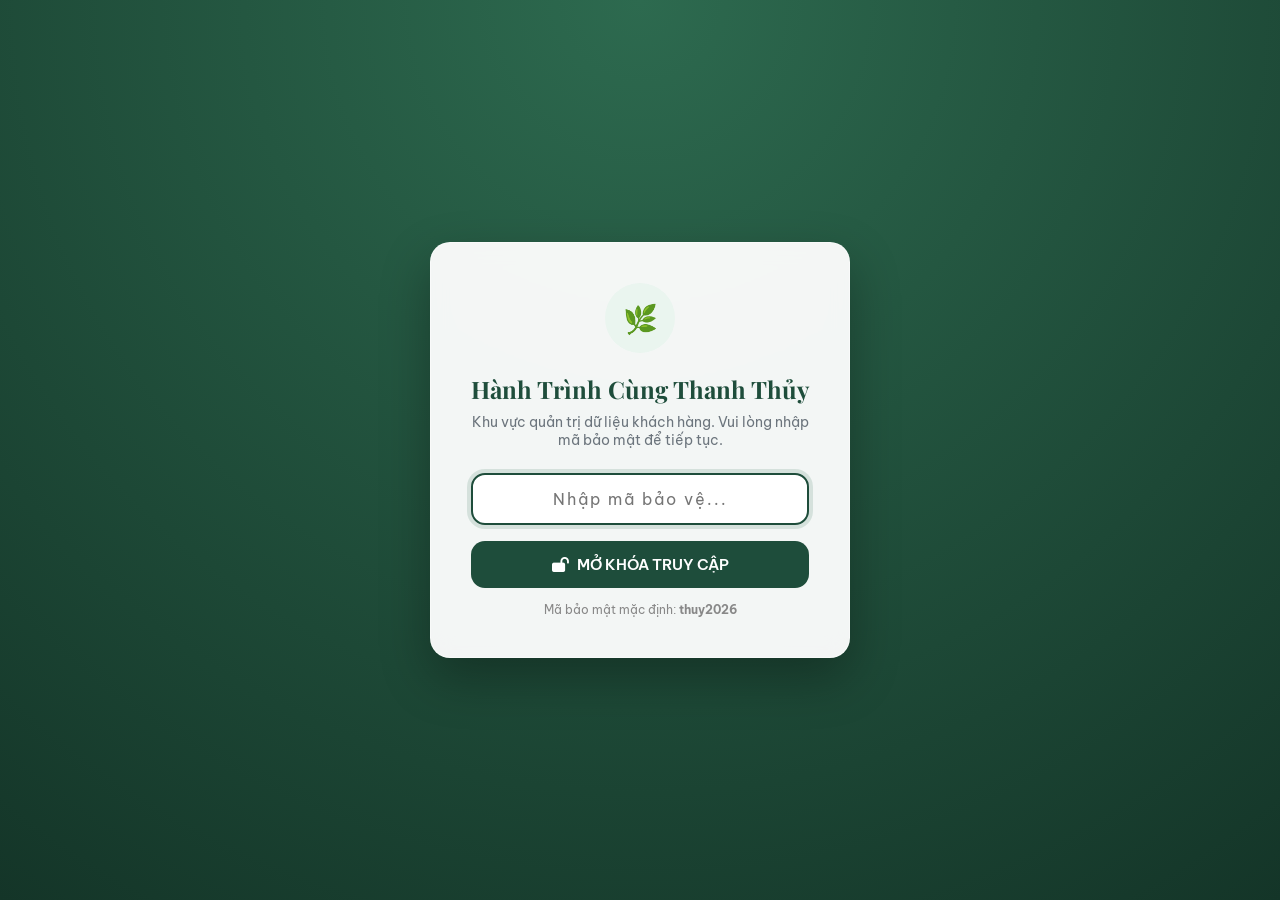
<file: quan-tri-data.html>
<!DOCTYPE html>
<html lang="vi">
<head>
  <meta charset="UTF-8">
  <meta name="viewport" content="width=device-width, initial-scale=1.0">
  <title>Trung Tâm Dữ Liệu Khách Hàng – Thanh Thủy</title>
  
  <!-- Favicon -->
  <link rel="icon" href="data:image/svg+xml,<svg xmlns='http://www.w3.org/2000/svg' viewBox='0 0 100 100'><text y='.9em' font-size='90'>🌿</text></svg>">
  
  <!-- Google Fonts -->
  <link rel="preconnect" href="https://fonts.googleapis.com">
  <link rel="preconnect" href="https://fonts.gstatic.com" crossorigin>
  <link href="https://fonts.googleapis.com/css2?family=Be+Vietnam+Pro:wght@300;400;500;600;700&family=Playfair+Display:ital,wght@0,600;0,700;1,600&display=swap" rel="stylesheet">
  
  <!-- FontAwesome -->
  <link rel="stylesheet" href="https://cdnjs.cloudflare.com/ajax/libs/font-awesome/6.4.0/css/all.min.css">

  <style>
    :root {
      --primary: #1e4d3b;
      --primary-light: #2d6a4f;
      --primary-dark: #143528;
      --accent: #d4a373;
      --accent-hover: #bc8a5f;
      --gold: #e09f3e;
      --bg: #f8f6f0;
      --card-bg: #ffffff;
      --text-main: #2b2d42;
      --text-muted: #6c757d;
      --border: rgba(30, 77, 59, 0.12);
      --shadow-sm: 0 4px 12px rgba(0, 0, 0, 0.04);
      --shadow-md: 0 8px 24px rgba(30, 77, 59, 0.08);
      --shadow-lg: 0 16px 40px rgba(30, 77, 59, 0.12);
      --radius-sm: 8px;
      --radius-md: 14px;
      --radius-lg: 20px;
    }

    * {
      box-sizing: border-box;
      margin: 0;
      padding: 0;
      font-family: 'Be Vietnam Pro', -apple-system, BlinkMacSystemFont, sans-serif;
    }

    body {
      background-color: var(--bg);
      color: var(--text-main);
      min-height: 100vh;
      display: flex;
      flex-direction: column;
    }

    /* Passcode Screen */
    #lockScreen {
      position: fixed;
      top: 0;
      left: 0;
      right: 0;
      bottom: 0;
      background: radial-gradient(circle at top, #2d6a4f 0%, #143528 100%);
      display: flex;
      align-items: center;
      justify-content: center;
      z-index: 9999;
      padding: 20px;
    }

    .lock-box {
      background: rgba(255, 255, 255, 0.95);
      backdrop-filter: blur(10px);
      padding: 40px;
      border-radius: var(--radius-lg);
      box-shadow: 0 20px 50px rgba(0,0,0,0.3);
      max-width: 420px;
      width: 100%;
      text-align: center;
      border: 1px solid rgba(255,255,255,0.4);
    }

    .lock-icon {
      width: 70px;
      height: 70px;
      background: #eaf5ef;
      color: var(--primary);
      border-radius: 50%;
      display: flex;
      align-items: center;
      justify-content: center;
      font-size: 28px;
      margin: 0 auto 20px;
    }

    .lock-title {
      font-family: 'Playfair Display', serif;
      font-size: 24px;
      color: var(--primary);
      margin-bottom: 8px;
    }

    .lock-desc {
      font-size: 14px;
      color: var(--text-muted);
      margin-bottom: 24px;
    }

    .lock-input {
      width: 100%;
      padding: 14px 18px;
      border: 2px solid var(--border);
      border-radius: var(--radius-md);
      font-size: 16px;
      text-align: center;
      letter-spacing: 2px;
      outline: none;
      transition: all 0.2s;
      margin-bottom: 16px;
    }

    .lock-input:focus {
      border-color: var(--primary);
      box-shadow: 0 0 0 4px rgba(45, 106, 79, 0.15);
    }

    .lock-btn {
      width: 100%;
      padding: 14px;
      background: var(--primary);
      color: white;
      border: none;
      border-radius: var(--radius-md);
      font-weight: 600;
      font-size: 15px;
      cursor: pointer;
      transition: all 0.2s;
      display: flex;
      align-items: center;
      justify-content: center;
      gap: 8px;
    }

    .lock-btn:hover {
      background: var(--primary-light);
      transform: translateY(-1px);
    }

    /* Main Dashboard Header */
    .dash-header {
      background: white;
      border-bottom: 1px solid var(--border);
      padding: 18px 30px;
      display: flex;
      align-items: center;
      justify-content: space-between;
      position: sticky;
      top: 0;
      z-index: 100;
      box-shadow: var(--shadow-sm);
    }

    .brand-group {
      display: flex;
      align-items: center;
      gap: 14px;
    }

    .brand-icon {
      width: 44px;
      height: 44px;
      background: #eaf5ef;
      border-radius: 12px;
      display: flex;
      align-items: center;
      justify-content: center;
      font-size: 22px;
    }

    .brand-info h1 {
      font-family: 'Playfair Display', serif;
      font-size: 20px;
      color: var(--primary);
      display: flex;
      align-items: center;
      gap: 10px;
    }

    .brand-badge {
      font-family: 'Be Vietnam Pro', sans-serif;
      font-size: 11px;
      background: #eaf5ef;
      color: var(--primary-light);
      padding: 3px 8px;
      border-radius: 20px;
      font-weight: 600;
    }

    .brand-info p {
      font-size: 13px;
      color: var(--text-muted);
    }

    .header-actions {
      display: flex;
      align-items: center;
      gap: 12px;
    }

    .btn {
      padding: 10px 18px;
      border-radius: var(--radius-md);
      font-size: 14px;
      font-weight: 600;
      cursor: pointer;
      display: inline-flex;
      align-items: center;
      gap: 8px;
      text-decoration: none;
      transition: all 0.2s;
      border: 1px solid transparent;
    }

    .btn-outline {
      background: white;
      color: var(--primary);
      border-color: var(--border);
    }

    .btn-outline:hover {
      background: #f4f8f5;
      border-color: var(--primary);
    }

    .btn-primary {
      background: var(--primary);
      color: white;
    }

    .btn-primary:hover {
      background: var(--primary-light);
      transform: translateY(-1px);
    }

    .btn-success {
      background: #2e7d32;
      color: white;
    }

    .btn-success:hover {
      background: #1b5e20;
    }

    /* Container */
    .container {
      max-width: 1400px;
      width: 100%;
      margin: 0 auto;
      padding: 28px 24px;
      flex: 1;
    }

    /* Metric Cards */
    .stats-grid {
      display: grid;
      grid-template-columns: repeat(auto-fit, minmax(260px, 1fr));
      gap: 20px;
      margin-bottom: 28px;
    }

    .stat-card {
      background: var(--card-bg);
      border-radius: var(--radius-lg);
      padding: 24px;
      box-shadow: var(--shadow-sm);
      border: 1px solid var(--border);
      display: flex;
      align-items: center;
      justify-content: space-between;
      transition: transform 0.2s, box-shadow 0.2s;
    }

    .stat-card:hover {
      transform: translateY(-2px);
      box-shadow: var(--shadow-md);
    }

    .stat-content .stat-label {
      font-size: 13px;
      color: var(--text-muted);
      font-weight: 500;
      margin-bottom: 6px;
    }

    .stat-content .stat-value {
      font-size: 30px;
      font-weight: 700;
      color: var(--primary);
      font-family: 'Playfair Display', serif;
    }

    .stat-content .stat-sub {
      font-size: 12px;
      color: #2e7d32;
      margin-top: 4px;
      font-weight: 500;
    }

    .stat-icon {
      width: 56px;
      height: 56px;
      border-radius: 16px;
      display: flex;
      align-items: center;
      justify-content: center;
      font-size: 24px;
    }

    .stat-icon.green { background: #eaf5ef; color: var(--primary); }
    .stat-icon.gold { background: #fdf5e6; color: var(--gold); }
    .stat-icon.blue { background: #e8f4fd; color: #1976d2; }
    .stat-icon.purple { background: #f3e8fd; color: #7b1fa2; }

    /* Control Panel / Filter Bar */
    .control-panel {
      background: white;
      border-radius: var(--radius-lg);
      padding: 20px 24px;
      box-shadow: var(--shadow-sm);
      border: 1px solid var(--border);
      margin-bottom: 24px;
      display: flex;
      flex-wrap: wrap;
      align-items: center;
      justify-content: space-between;
      gap: 16px;
    }

    .search-group {
      flex: 1;
      min-width: 280px;
      position: relative;
    }

    .search-group i {
      position: absolute;
      left: 16px;
      top: 50%;
      transform: translateY(-50%);
      color: var(--text-muted);
      font-size: 15px;
    }

    .search-input {
      width: 100%;
      padding: 12px 16px 12px 44px;
      border: 1px solid var(--border);
      border-radius: var(--radius-md);
      font-size: 14px;
      outline: none;
      transition: border-color 0.2s;
    }

    .search-input:focus {
      border-color: var(--primary);
      box-shadow: 0 0 0 3px rgba(45, 106, 79, 0.1);
    }

    .filter-group {
      display: flex;
      flex-wrap: wrap;
      gap: 12px;
      align-items: center;
    }

    .select-filter {
      padding: 11px 16px;
      border: 1px solid var(--border);
      border-radius: var(--radius-md);
      font-size: 14px;
      color: var(--text-main);
      background: white;
      outline: none;
      cursor: pointer;
    }

    .select-filter:focus {
      border-color: var(--primary);
    }

    /* Main Table */
    .table-container {
      background: white;
      border-radius: var(--radius-lg);
      box-shadow: var(--shadow-sm);
      border: 1px solid var(--border);
      overflow: hidden;
    }

    .table-header-box {
      padding: 18px 24px;
      border-bottom: 1px solid var(--border);
      display: flex;
      justify-content: space-between;
      align-items: center;
    }

    .table-title {
      font-size: 16px;
      font-weight: 700;
      color: var(--primary);
      display: flex;
      align-items: center;
      gap: 8px;
    }

    .table-count {
      background: #eaf5ef;
      color: var(--primary);
      font-size: 12px;
      padding: 2px 10px;
      border-radius: 12px;
      font-weight: 600;
    }

    .table-responsive {
      width: 100%;
      overflow-x: auto;
    }

    table {
      width: 100%;
      border-collapse: collapse;
      text-align: left;
    }

    thead {
      background: #fbfbf9;
      border-bottom: 1px solid var(--border);
    }

    th {
      padding: 14px 18px;
      font-size: 13px;
      font-weight: 600;
      color: var(--text-muted);
      text-transform: uppercase;
      letter-spacing: 0.5px;
      white-space: nowrap;
    }

    td {
      padding: 16px 18px;
      font-size: 14px;
      border-bottom: 1px solid rgba(0,0,0,0.04);
      vertical-align: middle;
    }

    tr:hover {
      background-color: #fafcfb;
    }

    .customer-info strong {
      display: block;
      color: var(--primary);
      font-size: 15px;
      font-weight: 600;
    }

    .customer-info span {
      display: block;
      color: var(--text-muted);
      font-size: 12px;
      margin-top: 2px;
    }

    .phone-tag {
      display: inline-flex;
      align-items: center;
      gap: 6px;
      font-weight: 600;
      color: #1e4d3b;
      background: #eaf5ef;
      padding: 6px 12px;
      border-radius: 8px;
      text-decoration: none;
      font-size: 13px;
      transition: all 0.2s;
    }

    .phone-tag:hover {
      background: #d5ecd9;
      transform: translateY(-1px);
    }

    .zalo-action {
      display: inline-flex;
      align-items: center;
      gap: 4px;
      background: #0068ff;
      color: white;
      padding: 6px 12px;
      border-radius: 8px;
      text-decoration: none;
      font-size: 12px;
      font-weight: 600;
      margin-left: 6px;
      transition: opacity 0.2s;
    }

    .zalo-action:hover {
      opacity: 0.9;
    }

    .badge-product {
      display: inline-block;
      max-width: 260px;
      white-space: nowrap;
      overflow: hidden;
      text-overflow: ellipsis;
      background: #fdf5e6;
      color: #925c14;
      font-weight: 600;
      padding: 4px 10px;
      border-radius: 6px;
      font-size: 12px;
    }

    .badge-type {
      display: inline-block;
      font-size: 11px;
      padding: 3px 8px;
      border-radius: 4px;
      font-weight: 600;
      background: #f0f0f0;
      color: #555;
      margin-top: 4px;
    }

    .status-select {
      padding: 6px 10px;
      border-radius: 8px;
      font-size: 13px;
      font-weight: 600;
      border: 1px solid transparent;
      cursor: pointer;
      outline: none;
    }

    .status-select.uncontacted {
      background: #fff3e0;
      color: #e65100;
      border-color: #ffe0b2;
    }

    .status-select.contacted {
      background: #e3f2fd;
      color: #0d47a1;
      border-color: #bbdefb;
    }

    .status-select.done {
      background: #e8f5e9;
      color: #1b5e20;
      border-color: #c8e6c9;
    }

    .action-btns {
      display: flex;
      align-items: center;
      gap: 6px;
    }

    .btn-icon {
      width: 34px;
      height: 34px;
      border-radius: 8px;
      border: 1px solid var(--border);
      background: white;
      color: var(--text-muted);
      display: flex;
      align-items: center;
      justify-content: center;
      cursor: pointer;
      transition: all 0.2s;
    }

    .btn-icon:hover {
      color: var(--primary);
      border-color: var(--primary);
      background: #f4f8f5;
    }

    .btn-icon.delete:hover {
      color: #dc3545;
      border-color: #dc3545;
      background: #fff5f5;
    }

    /* Empty State */
    .empty-state {
      padding: 60px 20px;
      text-align: center;
      color: var(--text-muted);
    }

    .empty-state i {
      font-size: 48px;
      color: #d1d5db;
      margin-bottom: 16px;
    }

    .empty-state h3 {
      font-size: 18px;
      color: var(--text-main);
      margin-bottom: 6px;
    }

    /* Modal Styling */
    .modal-backdrop {
      position: fixed;
      top: 0;
      left: 0;
      right: 0;
      bottom: 0;
      background: rgba(0,0,0,0.5);
      backdrop-filter: blur(4px);
      display: none;
      align-items: center;
      justify-content: center;
      z-index: 1000;
      padding: 20px;
    }

    .modal-backdrop.active {
      display: flex;
    }

    .modal-box {
      background: white;
      border-radius: var(--radius-lg);
      padding: 30px;
      max-width: 500px;
      width: 100%;
      box-shadow: var(--shadow-lg);
    }

    .modal-header {
      display: flex;
      justify-content: space-between;
      align-items: center;
      margin-bottom: 20px;
    }

    .modal-header h3 {
      color: var(--primary);
      font-family: 'Playfair Display', serif;
      font-size: 20px;
    }

    .modal-close {
      background: none;
      border: none;
      font-size: 22px;
      color: var(--text-muted);
      cursor: pointer;
    }

    .form-group {
      margin-bottom: 16px;
    }

    .form-group label {
      display: block;
      font-size: 13px;
      font-weight: 600;
      margin-bottom: 6px;
      color: var(--primary);
    }

    .form-group input, .form-group textarea, .form-group select {
      width: 100%;
      padding: 10px 14px;
      border: 1px solid var(--border);
      border-radius: var(--radius-sm);
      font-size: 14px;
      outline: none;
    }

    .form-group input:focus, .form-group textarea:focus, .form-group select:focus {
      border-color: var(--primary);
    }

    .modal-actions {
      display: flex;
      justify-content: flex-end;
      gap: 10px;
      margin-top: 24px;
    }

    /* Toast Notification */
    #toast {
      position: fixed;
      bottom: 24px;
      right: 24px;
      background: var(--primary-dark);
      color: white;
      padding: 14px 22px;
      border-radius: var(--radius-md);
      box-shadow: 0 10px 25px rgba(0,0,0,0.2);
      display: flex;
      align-items: center;
      gap: 10px;
      font-size: 14px;
      font-weight: 500;
      transform: translateY(100px);
      opacity: 0;
      transition: all 0.3s cubic-bezier(0.175, 0.885, 0.32, 1.275);
      z-index: 10000;
    }

    #toast.show {
      transform: translateY(0);
      opacity: 1;
    }

    /* Responsive */
    @media (max-width: 768px) {
      .dash-header {
        padding: 14px 18px;
        flex-direction: column;
        align-items: flex-start;
        gap: 14px;
      }
      .header-actions {
        width: 100%;
        justify-content: space-between;
      }
      .control-panel {
        flex-direction: column;
        align-items: stretch;
      }
      .filter-group {
        width: 100%;
      }
      .select-filter {
        flex: 1;
      }
    }
  </style>
</head>
<body>

  <!-- Lock Screen Bảo Mật -->
  <div id="lockScreen">
    <div class="lock-box">
      <div class="lock-icon">🌿</div>
      <h2 class="lock-title">Hành Trình Cùng Thanh Thủy</h2>
      <p class="lock-desc">Khu vực quản trị dữ liệu khách hàng. Vui lòng nhập mã bảo mật để tiếp tục.</p>
      <input type="password" id="passInput" class="lock-input" placeholder="Nhập mã bảo vệ..." autofocus onkeydown="if(event.key==='Enter') verifyPass()">
      <button class="lock-btn" onclick="verifyPass()">
        <i class="fa-solid fa-lock-open"></i> MỞ KHÓA TRUY CẬP
      </button>
      <p style="font-size: 12px; color: #888; margin-top: 14px;">Mã bảo mật mặc định: <strong>thuy2026</strong></p>
    </div>
  </div>

  <!-- Main Dashboard -->
  <header class="dash-header">
    <div class="brand-group">
      <div class="brand-icon">🌿</div>
      <div class="brand-info">
        <h1>Trung Tâm Dữ Liệu Khách Hàng <span class="brand-badge">Bản Quyền Thanh Thủy</span></h1>
        <p>Quản lý danh sách khách đặt Ebook, đăng ký tư vấn & nhận thông tin khóa học</p>
      </div>
    </div>
    <div class="header-actions">
      <a href="http://localhost:8080" target="_blank" class="btn btn-outline">
        <i class="fa-solid fa-arrow-up-right-from-square"></i> Xem Trang Web
      </a>
      <button class="btn btn-outline" onclick="openGoogleSheetModal()" title="Cài đặt kết nối Google Sheets">
        <i class="fa-solid fa-table"></i> Google Sheets
      </button>
      <button class="btn btn-success" onclick="exportToExcel()">
        <i class="fa-solid fa-file-excel"></i> Xuất File Excel
      </button>
      <button class="btn btn-primary" onclick="openAddModal()">
        <i class="fa-solid fa-plus"></i> Thêm Khách
      </button>
      <button class="btn btn-outline" onclick="lockDashboard()" title="Khóa bảng quản trị">
        <i class="fa-solid fa-lock"></i>
      </button>
    </div>
  </header>

  <main class="container">
    <!-- Stats Cards -->
    <section class="stats-grid">
      <div class="stat-card">
        <div class="stat-content">
          <div class="stat-label">Tổng Số Khách Hàng</div>
          <div class="stat-value" id="statTotal">0</div>
          <div class="stat-sub">Đã lưu trong hệ thống</div>
        </div>
        <div class="stat-icon green"><i class="fa-solid fa-users"></i></div>
      </div>

      <div class="stat-card">
        <div class="stat-content">
          <div class="stat-label">Khách Mới Hôm Nay</div>
          <div class="stat-value" id="statToday">0</div>
          <div class="stat-sub">Cần kết nối chăm sóc</div>
        </div>
        <div class="stat-icon gold"><i class="fa-solid fa-sparkles"></i></div>
      </div>

      <div class="stat-card">
        <div class="stat-content">
          <div class="stat-label">Đơn Đặt Ebook</div>
          <div class="stat-value" id="statEbook">0</div>
          <div class="stat-sub">Quan tâm cẩm nang sức khỏe</div>
        </div>
        <div class="stat-icon blue"><i class="fa-solid fa-book-open"></i></div>
      </div>

      <div class="stat-card">
        <div class="stat-content">
          <div class="stat-label">Đăng Ký Khóa Học & Tư Vấn</div>
          <div class="stat-value" id="statCourse">0</div>
          <div class="stat-sub">Danh sách chờ nhận ưu đãi</div>
        </div>
        <div class="stat-icon purple"><i class="fa-solid fa-graduation-cap"></i></div>
      </div>
    </section>

    <!-- Filter & Search Bar -->
    <section class="control-panel">
      <div class="search-group">
        <i class="fa-solid fa-magnifying-glass"></i>
        <input type="text" id="searchInput" class="search-input" placeholder="Tìm theo tên khách, số điện thoại, email hoặc cuốn sách..." oninput="handleSearch()">
      </div>

      <div class="filter-group">
        <select id="filterType" class="select-filter" onchange="handleFilter()">
          <option value="ALL">Mọi loại đăng ký</option>
          <option value="Đặt Ebook">Đặt mua Ebook</option>
          <option value="Đăng ký khóa học">Đăng ký khóa học</option>
          <option value="Tư vấn">Nhận tư vấn</option>
        </select>

        <select id="filterStatus" class="select-filter" onchange="handleFilter()">
          <option value="ALL">Mọi trạng thái</option>
          <option value="Chưa liên hệ">Chưa liên hệ</option>
          <option value="Đã gửi Zalo">Đã gửi Zalo</option>
          <option value="Hoàn thành">Hoàn thành</option>
        </select>

        <button class="btn btn-outline" onclick="loadCustomers(true)" title="Tải lại dữ liệu">
          <i class="fa-solid fa-arrows-rotate"></i> Làm mới
        </button>
      </div>
    </section>

    <!-- Data Table -->
    <section class="table-container">
      <div class="table-header-box">
        <div class="table-title">
          <i class="fa-solid fa-address-book"></i> Danh Sách Khách Hàng
          <span class="table-count" id="tableCountBadge">0 khách</span>
        </div>
        <span style="font-size: 13px; color: var(--text-muted);">
          Tự động cập nhật tức thì mỗi khi có khách gửi thông tin
        </span>
      </div>

      <div class="table-responsive">
        <table id="customersTable">
          <thead>
            <tr>
              <th>Thời Gian</th>
              <th>Khách Hàng</th>
              <th>Số Điện Thoại / Zalo</th>
              <th>Sản Phẩm / Nhu Cầu</th>
              <th>Chia Sẻ Của Khách</th>
              <th>Trạng Thái</th>
              <th style="text-align: right;">Thao Tác</th>
            </tr>
          </thead>
          <tbody id="tableBody">
            <!-- Dữ liệu sẽ đổ vào đây -->
          </tbody>
        </table>
      </div>

      <div id="emptyState" class="empty-state" style="display: none;">
        <i class="fa-solid fa-leaf"></i>
        <h3>Chưa có dữ liệu khách hàng phù hợp</h3>
        <p>Các khách hàng để lại thông tin trên trang web sẽ tự động xuất hiện ở đây.</p>
      </div>
    </section>
  </main>

  <!-- Modal: Thêm Khách Hàng Thủ Công -->
  <div class="modal-backdrop" id="addModal">
    <div class="modal-box">
      <div class="modal-header">
        <h3><i class="fa-solid fa-user-plus text-primary"></i> Thêm Khách Hàng Thủ Công</h3>
        <button class="modal-close" onclick="closeAddModal()">&times;</button>
      </div>
      <form onsubmit="saveManualCustomer(event)">
        <div class="form-group">
          <label>Họ và Tên khách hàng *</label>
          <input type="text" id="addName" required placeholder="Ví dụ: Hoàng Lan">
        </div>
        <div class="form-group">
          <label>Số điện thoại / Zalo *</label>
          <input type="tel" id="addPhone" required placeholder="Ví dụ: 0912345678">
        </div>
        <div class="form-group">
          <label>Địa chỉ Email</label>
          <input type="email" id="addEmail" placeholder="Ví dụ: lan@gmail.com">
        </div>
        <div class="form-group">
          <label>Loại nhu cầu</label>
          <select id="addType">
            <option value="Đặt Ebook">Đặt mua Ebook</option>
            <option value="Đăng ký khóa học">Đăng ký khóa học</option>
            <option value="Tư vấn">Nhận tư vấn dinh dưỡng</option>
          </select>
        </div>
        <div class="form-group">
          <label>Tên cuốn sách / Dịch vụ quan tâm</label>
          <input type="text" id="addProduct" placeholder="Ví dụ: Bữa Ăn Cân Bằng">
        </div>
        <div class="form-group">
          <label>Ghi chú / Vấn đề sức khỏe của khách</label>
          <textarea id="addNote" rows="2" placeholder="Ghi chú thêm về khách hàng..."></textarea>
        </div>
        <div class="modal-actions">
          <button type="button" class="btn btn-outline" onclick="closeAddModal()">Hủy bỏ</button>
          <button type="submit" class="btn btn-primary"><i class="fa-solid fa-check"></i> Lưu Khách Hàng</button>
        </div>
      </form>
    </div>
  </div>

  <!-- Modal: Cài Đặt Google Sheets -->
  <div class="modal-backdrop" id="gsModal">
    <div class="modal-box" style="max-width: 540px;">
      <div class="modal-header">
        <h3><i class="fa-solid fa-table text-primary"></i> Kết Nối Google Sheets Tự Động</h3>
        <button class="modal-close" onclick="closeGoogleSheetModal()">&times;</button>
      </div>
      <div style="padding: 10px 0;">
        <div style="background: #eaf5ef; border: 1px solid rgba(30,77,59,0.2); border-radius: 8px; padding: 12px 16px; margin-bottom: 18px; font-size: 13px; line-height: 1.6; color: #1e4d3b;">
          <strong>🌿 Tự động hóa 100%:</strong> Khi có khách đặt Ebook, thông tin sẽ tự động nhảy vào Google Sheet của Xếp mà không phụ thuộc vào máy tính!
        </div>
        
        <div class="form-group">
          <label>Đường link Web App Google Apps Script (/exec):</label>
          <input type="url" id="gsUrlInput" placeholder="https://script.google.com/macros/s/.../exec">
          <small style="color: var(--text-muted); font-size: 12px; margin-top: 6px; display: block;">
            Lấy từ Google Sheet -> Tiện ích mở rộng -> Apps Script -> Triển khai (Xem file <strong>HUONG_DAN_KET_NOI_GOOGLE_SHEET.md</strong>)
          </small>
        </div>

        <div style="display: flex; gap: 10px; margin-top: 18px;">
          <button type="button" class="btn btn-outline" style="flex: 1;" onclick="testGoogleSheetConnection()">
            <i class="fa-solid fa-plug"></i> Kiểm Tra Kết Nối
          </button>
          <button type="button" class="btn btn-primary" style="flex: 1;" onclick="saveGoogleSheetUrl()">
            <i class="fa-solid fa-floppy-disk"></i> Lưu & Đồng Bộ
          </button>
        </div>
      </div>
      <div class="modal-actions" style="margin-top: 15px; border-top: 1px solid var(--border); padding-top: 15px;">
        <button type="button" class="btn btn-outline" onclick="closeGoogleSheetModal()">Đóng</button>
      </div>
    </div>
  </div>

  <!-- Toast Notification -->
  <div id="toast">
    <i class="fa-solid fa-circle-check" style="color: #4ade80;"></i>
    <span id="toastMsg">Thông báo</span>
  </div>

  <script src="config.js"></script>
  <script>
    const CORRECT_PASS = 'thuy2026';
    let allCustomers = [];
    let filteredCustomers = [];

    // Khởi chạy khi load trang
    document.addEventListener('DOMContentLoaded', () => {
      checkAuth();
    });

    function checkAuth() {
      const isAuth = sessionStorage.getItem('thuy_auth');
      if (isAuth === 'true') {
        document.getElementById('lockScreen').style.display = 'none';
        loadCustomers();
      } else {
        document.getElementById('lockScreen').style.display = 'flex';
      }
    }

    function verifyPass() {
      const val = document.getElementById('passInput').value.trim();
      if (val === CORRECT_PASS) {
        sessionStorage.setItem('thuy_auth', 'true');
        document.getElementById('lockScreen').style.display = 'none';
        showToast('Chào Xếp Thủy! Đăng nhập thành công 🌿');
        loadCustomers();
      } else {
        alert('Mã bảo mật chưa chính xác. Vui lòng thử lại!');
        document.getElementById('passInput').focus();
      }
    }

    function lockDashboard() {
      sessionStorage.removeItem('thuy_auth');
      document.getElementById('lockScreen').style.display = 'flex';
      document.getElementById('passInput').value = '';
    }

    function openGoogleSheetModal() {
      const currentUrl = (window.APP_CONFIG && window.APP_CONFIG.GOOGLE_SHEET_URL) || localStorage.getItem('thuy_google_sheet_url') || '';
      document.getElementById('gsUrlInput').value = currentUrl;
      document.getElementById('gsModal').style.display = 'flex';
    }

    function closeGoogleSheetModal() {
      document.getElementById('gsModal').style.display = 'none';
    }

    async function testGoogleSheetConnection() {
      const url = document.getElementById('gsUrlInput').value.trim();
      if (!url) {
        alert('Xếp vui lòng nhập đường link Web App Google Apps Script nhé ạ!');
        return;
      }
      showToast('Đang kiểm tra kết nối tới Google Sheets...');
      try {
        const res = await fetch(url);
        const data = await res.json();
        if (data && (data.success !== undefined || Array.isArray(data))) {
          alert('🌿 Tuyệt vời! Kết nối tới Google Sheets thành công rực rỡ!\nSố lượng khách hiện có trên Sheet: ' + (data.total || (data.data ? data.data.length : 0)));
        } else {
          alert('Kết nối được tới URL nhưng định dạng chưa chuẩn. Xếp kiểm tra lại mã script nhé ạ.');
        }
      } catch (err) {
        alert('Không thể kết nối tới Google Sheets. Xếp kiểm tra lại xem bước Triển khai Web App đã chọn "Bất kỳ ai" (Anyone) chưa nhé ạ!');
      }
    }

    function saveGoogleSheetUrl() {
      const url = document.getElementById('gsUrlInput').value.trim();
      localStorage.setItem('thuy_google_sheet_url', url);
      showToast('Đã lưu URL kết nối Google Sheets!');
      closeGoogleSheetModal();
      loadCustomers(true);
    }

    // Tải danh sách khách hàng từ Google Sheets, Server & LocalStorage
    async function loadCustomers(showNotification = false) {
      let loaded = false;

      // 1. Ưu tiên tải trực tiếp từ Google Sheets nếu có cấu hình
      const sheetUrl = (window.APP_CONFIG && window.APP_CONFIG.GOOGLE_SHEET_URL)
        ? window.APP_CONFIG.GOOGLE_SHEET_URL
        : (localStorage.getItem('thuy_google_sheet_url') || '');

      if (sheetUrl && sheetUrl.includes('script.google.com')) {
        try {
          const gsRes = await fetch(sheetUrl);
          if (gsRes.ok) {
            const gsResult = await gsRes.json();
            if (gsResult && gsResult.success && Array.isArray(gsResult.data)) {
              allCustomers = gsResult.data;
              localStorage.setItem('thuy_customers_cache', JSON.stringify(allCustomers));
              loaded = true;
            }
          }
        } catch (e) {
          console.warn('Tải từ Google Sheets không khả dụng, chuyển sang server:', e);
        }
      }

      // 2. Nếu chưa có Google Sheets, thử lấy từ server nội bộ
      if (!loaded) {
        try {
          const res = await fetch('/api/customers');
          if (res.ok) {
            const result = await res.json();
            allCustomers = result.data || [];
            localStorage.setItem('thuy_customers_cache', JSON.stringify(allCustomers));
            loaded = true;
          }
        } catch (err) {}
      }

      // 3. Fallback cuối cùng từ LocalStorage
      if (!loaded) {
        loadFromLocalCache();
      }

      applyFilters();
      if (showNotification) showToast('Đã làm mới dữ liệu khách hàng!');
    }

    function loadFromLocalCache() {
      try {
        const cached = localStorage.getItem('thuy_customers_cache');
        if (cached) allCustomers = JSON.parse(cached);
      } catch (e) {
        allCustomers = [];
      }
    }

    // Hiển thị danh sách khách lên giao diện
    function renderTable(data) {
      const tbody = document.getElementById('tableBody');
      const emptyState = document.getElementById('emptyState');
      const countBadge = document.getElementById('tableCountBadge');

      countBadge.innerText = `${data.length} khách`;

      if (data.length === 0) {
        tbody.innerHTML = '';
        emptyState.style.display = 'block';
        return;
      }

      emptyState.style.display = 'none';
      tbody.innerHTML = data.map(item => {
        const statusClass = item.status === 'Hoàn thành' ? 'done' : (item.status === 'Đã gửi Zalo' ? 'contacted' : 'uncontacted');
        const cleanPhone = (item.phone || '').replace(/[^0-9]/g, '');

        return `
          <tr>
            <td style="color: var(--text-muted); font-size: 13px; white-space: nowrap;">
              <i class="fa-regular fa-clock" style="margin-right: 4px;"></i>${item.createdAt || 'Mới đây'}
            </td>
            <td>
              <div class="customer-info">
                <strong>${escapeHtml(item.name || 'Khách ghé thăm')}</strong>
                ${item.email ? `<span><i class="fa-regular fa-envelope"></i> ${escapeHtml(item.email)}</span>` : ''}
              </div>
            </td>
            <td>
              <div style="display: flex; align-items: center;">
                <span class="phone-tag"><i class="fa-solid fa-phone"></i> ${escapeHtml(item.phone || 'Chưa có')}</span>
                ${cleanPhone ? `
                  <a href="https://zalo.me/${cleanPhone}" target="_blank" class="zalo-action" title="Nhắn Zalo cho khách">
                    <i class="fa-solid fa-comment-dots"></i> Chat Zalo
                  </a>
                ` : ''}
              </div>
            </td>
            <td>
              <div class="badge-product" title="${escapeHtml(item.product || '')}">
                ${escapeHtml(item.product || 'Tư vấn')}
              </div>
              <div class="badge-type">${escapeHtml(item.type || 'Đăng ký')}</div>
            </td>
            <td style="max-width: 280px; color: #4b5563; font-size: 13px;">
              ${escapeHtml(item.note || 'Không có ghi chú')}
            </td>
            <td>
              <select class="status-select ${statusClass}" onchange="updateCustomerStatus('${item.id}', this.value, this)">
                <option value="Chưa liên hệ" ${item.status === 'Chưa liên hệ' ? 'selected' : ''}>⏳ Chưa liên hệ</option>
                <option value="Đã gửi Zalo" ${item.status === 'Đã gửi Zalo' ? 'selected' : ''}>💬 Đã gửi Zalo</option>
                <option value="Hoàn thành" ${item.status === 'Hoàn thành' ? 'selected' : ''}>✅ Hoàn thành</option>
              </select>
            </td>
            <td style="text-align: right;">
              <div class="action-btns" style="justify-content: flex-end;">
                <button class="btn-icon" onclick="copyCustomerInfo('${item.id}')" title="Sao chép thông tin khách">
                  <i class="fa-regular fa-copy"></i>
                </button>
                <button class="btn-icon delete" onclick="deleteCustomer('${item.id}')" title="Xóa khách này">
                  <i class="fa-regular fa-trash-can"></i>
                </button>
              </div>
            </td>
          </tr>
        `;
      }).join('');

      updateStats();
    }

    // Cập nhật các thẻ thống kê đầu trang
    function updateStats() {
      document.getElementById('statTotal').innerText = allCustomers.length;

      const todayStr = new Date().toISOString().slice(0, 10);
      const todayCount = allCustomers.filter(c => (c.createdAt || '').startsWith(todayStr)).length;
      document.getElementById('statToday').innerText = todayCount;

      const ebookCount = allCustomers.filter(c => (c.type === 'Đặt Ebook')).length;
      document.getElementById('statEbook').innerText = ebookCount;

      const courseCount = allCustomers.filter(c => (c.type === 'Đăng ký khóa học' || c.type === 'Tư vấn')).length;
      document.getElementById('statCourse').innerText = courseCount;
    }

    // Cập nhật trạng thái
    async function updateCustomerStatus(id, newStatus, selectEl) {
      selectEl.className = 'status-select ' + (newStatus === 'Hoàn thành' ? 'done' : (newStatus === 'Đã gửi Zalo' ? 'contacted' : 'uncontacted'));
      
      const item = allCustomers.find(c => c.id === id);
      if (item) item.status = newStatus;

      try {
        await fetch('/api/customers/update', {
          method: 'POST',
          headers: { 'Content-Type': 'application/json' },
          body: JSON.stringify({ id, status: newStatus })
        });
        showToast('Đã cập nhật trạng thái khách hàng!');
      } catch (e) {
        showToast('Đã lưu trạng thái vào bộ nhớ máy');
      }
    }

    // Xóa khách hàng
    async function deleteCustomer(id) {
      if (!confirm('Xếp có chắc chắn muốn xóa khách hàng này khỏi danh sách không?')) return;

      allCustomers = allCustomers.filter(c => c.id !== id);
      applyFilters();

      try {
        await fetch('/api/customers/delete', {
          method: 'POST',
          headers: { 'Content-Type': 'application/json' },
          body: JSON.stringify({ id })
        });
        showToast('Đã xóa khách hàng');
      } catch (e) {}
    }

    // Sao chép thông tin khách
    function copyCustomerInfo(id) {
      const item = allCustomers.find(c => c.id === id);
      if (!item) return;

      const text = `Khách hàng: ${item.name}\nSĐT/Zalo: ${item.phone}\nEmail: ${item.email || 'Không có'}\nNhu cầu: ${item.product}\nGhi chú: ${item.note || 'Không có'}`;
      navigator.clipboard.writeText(text).then(() => {
        showToast('Đã sao chép thông tin khách vào bộ nhớ tạm!');
      });
    }

    // Tìm kiếm và Lọc
    function handleSearch() {
      applyFilters();
    }

    function handleFilter() {
      applyFilters();
    }

    function applyFilters() {
      const query = document.getElementById('searchInput').value.trim().toLowerCase();
      const typeFilter = document.getElementById('filterType').value;
      const statusFilter = document.getElementById('filterStatus').value;

      filteredCustomers = allCustomers.filter(c => {
        const matchesQuery = !query ||
          (c.name && c.name.toLowerCase().includes(query)) ||
          (c.phone && c.phone.includes(query)) ||
          (c.email && c.email.toLowerCase().includes(query)) ||
          (c.product && c.product.toLowerCase().includes(query)) ||
          (c.note && c.note.toLowerCase().includes(query));

        const matchesType = typeFilter === 'ALL' || c.type === typeFilter;
        const matchesStatus = statusFilter === 'ALL' || c.status === statusFilter;

        return matchesQuery && matchesType && matchesStatus;
      });

      renderTable(filteredCustomers);
    }

    // Modal Thêm Khách
    function openAddModal() {
      document.getElementById('addModal').classList.add('active');
      document.getElementById('addName').focus();
    }

    function closeAddModal() {
      document.getElementById('addModal').classList.remove('active');
    }

    async function saveManualCustomer(e) {
      e.preventDefault();
      const name = document.getElementById('addName').value.trim();
      const phone = document.getElementById('addPhone').value.trim();
      const email = document.getElementById('addEmail').value.trim();
      const type = document.getElementById('addType').value;
      const product = document.getElementById('addProduct').value.trim() || 'Tư vấn dinh dưỡng';
      const note = document.getElementById('addNote').value.trim();

      const newCustomer = {
        name,
        phone,
        email,
        type,
        product,
        note,
        status: 'Chưa liên hệ'
      };

      try {
        const res = await fetch('/api/customers', {
          method: 'POST',
          headers: { 'Content-Type': 'application/json' },
          body: JSON.stringify(newCustomer)
        });
        if (res.ok) {
          const data = await res.json();
          allCustomers.unshift(data.data);
        } else {
          newCustomer.id = Date.now().toString();
          newCustomer.createdAt = new Date().toISOString().slice(0, 19).replace('T', ' ');
          allCustomers.unshift(newCustomer);
        }
      } catch (err) {
        newCustomer.id = Date.now().toString();
        newCustomer.createdAt = new Date().toISOString().slice(0, 19).replace('T', ' ');
        allCustomers.unshift(newCustomer);
      }

      closeAddModal();
      applyFilters();
      showToast('Đã thêm khách hàng mới thành công! 🌿');
      e.target.reset();
    }

    // Xuất file Excel (CSV chuẩn UTF-8 có BOM)
    function exportToExcel() {
      if (allCustomers.length === 0) {
        alert('Chưa có khách hàng nào để xuất file ạ!');
        return;
      }

      let csv = '\uFEFF'; // UTF-8 BOM để Excel hiển thị đúng tiếng Việt có dấu
      csv += 'Mã,Ngày Giờ,Họ Tên,Số Điện Thoại,Email,Loại Nhu Cầu,Sản Phẩm Quan Tâm,Lời Nhắn Của Khách,Trạng Thái\n';

      allCustomers.forEach(c => {
        const row = [
          `"${(c.id || '').replace(/"/g, '""')}"`,
          `"${(c.createdAt || '').replace(/"/g, '""')}"`,
          `"${(c.name || '').replace(/"/g, '""')}"`,
          `"${(c.phone || '').replace(/"/g, '""')}"`,
          `"${(c.email || '').replace(/"/g, '""')}"`,
          `"${(c.type || '').replace(/"/g, '""')}"`,
          `"${(c.product || '').replace(/"/g, '""')}"`,
          `"${(c.note || '').replace(/"/g, '""')}"`,
          `"${(c.status || '').replace(/"/g, '""')}"`
        ];
        csv += row.join(',') + '\n';
      });

      const blob = new Blob([csv], { type: 'text/csv;charset=utf-8;' });
      const url = URL.createObjectURL(blob);
      const link = document.createElement('a');
      link.setAttribute('href', url);
      link.setAttribute('download', `Khach_Hang_Thanh_Thuy_${new Date().toISOString().slice(0, 10)}.csv`);
      document.body.appendChild(link);
      link.click();
      document.body.removeChild(link);

      showToast('Đã xuất file Excel danh sách khách hàng thành công!');
    }

    // Toast notification
    function showToast(msg) {
      const toast = document.getElementById('toast');
      document.getElementById('toastMsg').innerText = msg;
      toast.classList.add('show');
      setTimeout(() => {
        toast.classList.remove('show');
      }, 3000);
    }

    function escapeHtml(str) {
      if (!str) return '';
      return String(str)
        .replace(/&/g, '&amp;')
        .replace(/</g, '&lt;')
        .replace(/>/g, '&gt;')
        .replace(/"/g, '&quot;')
        .replace(/'/g, '&#039;');
    }
  </script>
</body>
</html>
</file>
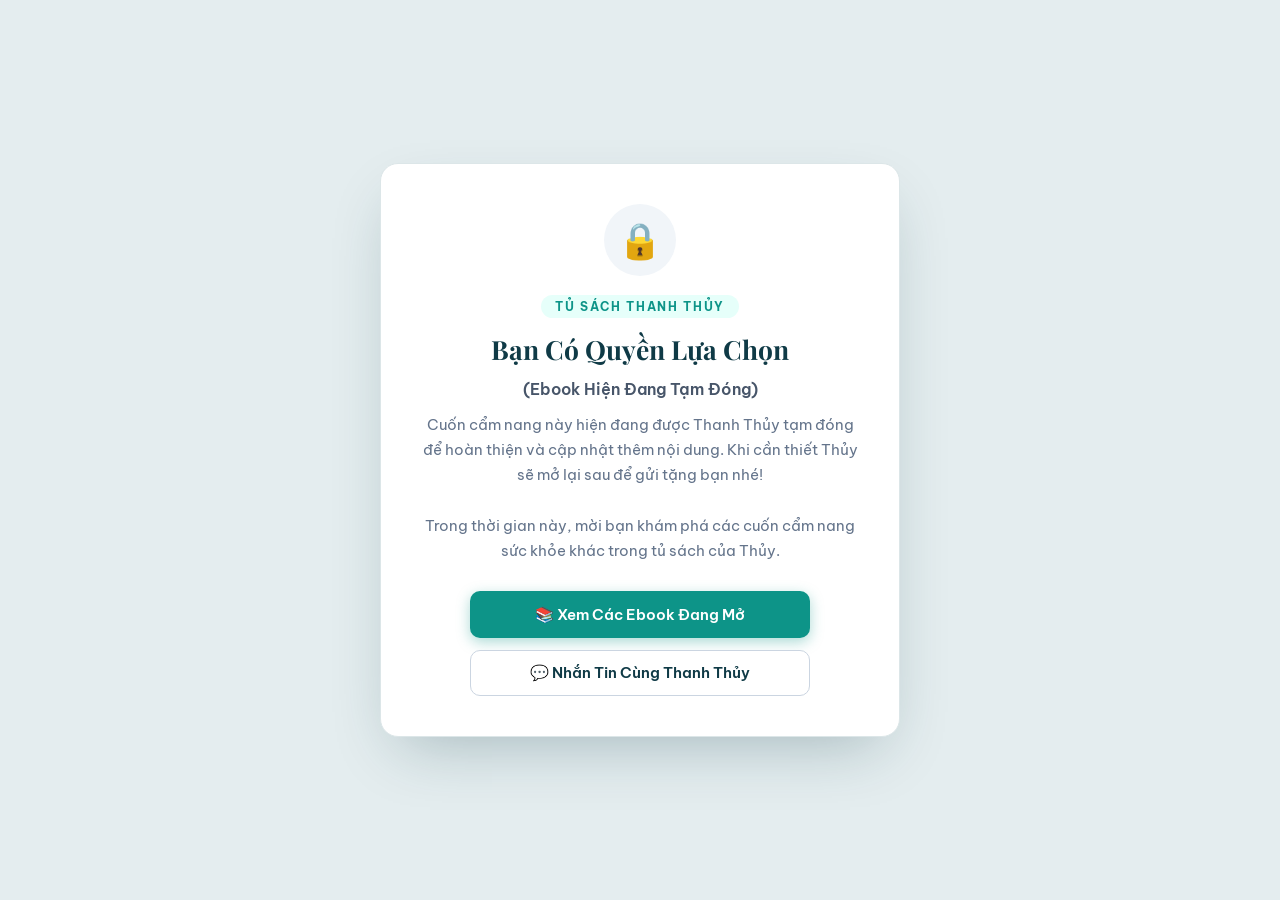
<file: ebooks-online/ban-co-quyen-lua-chon.html>
<!DOCTYPE html>
<html lang="vi">
<head>
<meta charset="utf-8">
<meta name="viewport" content="width=device-width,initial-scale=1">
<title>Bạn có quyền lựa chọn — Thanh Thuỷ</title>
<link rel="stylesheet" href="https://fonts.googleapis.com/css2?family=Playfair+Display:wght@500;600&family=Be+Vietnam+Pro:wght@400;500;600&display=swap">
<style>
  :root{--accent:#2F6B4F;--ink:#1d2b2f;--muted:#5f6f73;--paper:#fdfdfb;--line:#dce6e8;--soft:#eef5f6;--bg:#e4edef;}
  *{box-sizing:border-box;}
  html,body{margin:0;height:100%;}
  body{background:var(--bg);color:var(--ink);font-family:'Be Vietnam Pro',system-ui,sans-serif;display:flex;align-items:center;justify-content:center;padding:3vh 3vw;}
  .book{width:min(700px,94vw);height:min(90vh,980px);background:var(--paper);border-radius:14px;box-shadow:0 30px 80px -34px rgba(12,44,54,.55);display:flex;flex-direction:column;overflow:hidden;}
  .head{display:flex;align-items:center;justify-content:space-between;gap:1rem;padding:.75rem 1.1rem;border-bottom:1px solid var(--line);}
  .head .t{font:500 1rem 'Playfair Display',Georgia,serif;white-space:nowrap;overflow:hidden;text-overflow:ellipsis;}
  .head .a{font:500 .8rem 'Be Vietnam Pro';color:var(--muted);white-space:nowrap;}
  .stage{flex:1;position:relative;overflow:hidden;}
  .page{position:absolute;inset:0;padding:1.5rem 1.9rem;overflow-y:auto;display:none;font-size:1rem;line-height:1.72;-webkit-user-select:none;user-select:none;-webkit-touch-callout:none;}
  .page.on{display:block;}
  .page.cover{padding:1rem;align-items:center;justify-content:center;}
  .page.cover.on{display:flex;}
  .page.cover img{max-width:100%;max-height:100%;border-radius:8px;box-shadow:0 10px 30px -14px rgba(0,0,0,.35);}
  p{margin:0 0 .8rem;} a{color:var(--accent);}
  strong{font-weight:600;color:#0f3a46;}
  .part{font:600 .74rem 'Be Vietnam Pro';letter-spacing:.16em;text-transform:uppercase;color:var(--accent);margin:.2rem 0 .5rem;}
  .h2{font:500 1.5rem/1.28 'Playfair Display',Georgia,serif;font-variant-numeric:lining-nums;font-feature-settings:'lnum' 1;color:#0f3a46;margin:.2rem 0 1rem;padding-bottom:.5rem;border-bottom:2px solid var(--line);}
  .h3{font:500 1.12rem/1.35 'Playfair Display',Georgia,serif;font-variant-numeric:lining-nums;font-feature-settings:'lnum' 1;color:#0f3a46;margin:1.1rem 0 .45rem;}
  ul,ol{margin:.2rem 0 .9rem;padding-left:1.3rem;} li{margin-bottom:.3rem;}
  ul.chk{list-style:none;padding-left:0;} ul.chk li{display:flex;gap:.6rem;align-items:flex-start;}
  .box{flex:none;width:.85rem;height:.85rem;border:1.5px solid var(--accent);border-radius:2px;margin-top:.4rem;}
  .quote{margin:.9rem 0;padding:.8rem 1.1rem .1rem;background:var(--soft);border-left:3px solid var(--accent);border-radius:6px;}
  .quote p{font-weight:500;color:#0f3a46;}
  .callout{margin:.9rem 0;padding:.9rem 1.1rem .2rem;background:var(--soft);border-radius:8px;}
  .ctitle{font-weight:600;color:var(--accent);margin-bottom:.4rem;}
  figure{margin:.6rem 0 1rem;text-align:center;}
  figure img{height:var(--img-max,300px);width:auto;max-width:100%;object-fit:contain;border-radius:10px;pointer-events:none;}
  .brk{display:none;}
  .foot{display:flex;align-items:center;justify-content:space-between;gap:.6rem;padding:.65rem .9rem;border-top:1px solid var(--line);}
  .nav{border:0;background:var(--accent);color:#fff;border-radius:9px;padding:.6rem 1.1rem;font:600 .9rem 'Be Vietnam Pro';cursor:pointer;min-width:6rem;}
  .nav:disabled{opacity:.3;cursor:default;}
  .count{font:500 .85rem 'Be Vietnam Pro';color:var(--muted);text-align:center;}
  @media (max-width:560px){ body{padding:1.5vh 2vw;} .book{height:96vh;} .page{padding:1.1rem 1.15rem;font-size:.96rem;} .nav{min-width:4.8rem;padding:.6rem .8rem;} }
  @media print{ body{display:none;} }
</style>
</head>
<body>
<!-- KHUNG THÔNG BÁO TẠM ĐÓNG EBOOK (Khi cần mở lại cho khách đọc, chỉ cần sửa IS_LOCKED = false trong script) -->
<div class="lock-modal" id="lockModal" style="display:flex; flex-direction:column; align-items:center; justify-content:center; text-align:center; background:#ffffff; border-radius:18px; padding:2.5rem 1.8rem; max-width:520px; width:92vw; box-shadow:0 25px 60px -20px rgba(15,58,70,0.3); border:1px solid #dce6e8; margin:auto;">
  <div style="width:72px; height:72px; border-radius:50%; background:#f1f5f9; display:flex; align-items:center; justify-content:center; font-size:2.2rem; margin-bottom:1.2rem; color:#475569;">🔒</div>
  <span style="font-size:0.75rem; font-weight:700; text-transform:uppercase; letter-spacing:0.14em; color:#0d9488; background:#e6fffa; padding:4px 14px; border-radius:99px; margin-bottom:0.9rem;">Tủ Sách Thanh Thủy</span>
  <h1 style="font-family:'Playfair Display',Georgia,serif; font-size:1.65rem; color:#0f3a46; margin:0 0 0.8rem; line-height:1.3;">Bạn Có Quyền Lựa Chọn</h1>
  <p style="font-weight:600; color:#475569; font-size:1rem; margin:0 0 0.8rem;">(Ebook Hiện Đang Tạm Đóng)</p>
  <p style="color:#64748b; font-size:0.95rem; line-height:1.65; margin:0 0 1.8rem; max-width:440px;">
    Cuốn cẩm nang này hiện đang được Thanh Thủy tạm đóng để hoàn thiện và cập nhật thêm nội dung. Khi cần thiết Thủy sẽ mở lại sau để gửi tặng bạn nhé!<br><br>
    Trong thời gian này, mời bạn khám phá các cuốn cẩm nang sức khỏe khác trong tủ sách của Thủy.
  </p>
  <div style="display:flex; flex-direction:column; gap:0.75rem; width:100%; max-width:340px;">
    <a href="../index.html#ebooks" style="display:block; text-align:center; background:#0d9488; color:#ffffff; padding:0.85rem 1.2rem; border-radius:10px; font-weight:600; text-decoration:none; font-size:0.95rem; box-shadow:0 4px 14px rgba(13,148,136,0.35);">
      📚 Xem Các Ebook Đang Mở
    </a>
    <a href="https://zalo.me/0978864099?text=Chào%20Thủy,%20mình%20quan%20tâm%20cuốn%20Bạn%20Có%20Quyền%20Lựa%20Chọn" target="_blank" rel="noopener" style="display:block; text-align:center; background:#ffffff; color:#0f3a46; border:1.5px solid #cbd5e1; padding:0.8rem 1.2rem; border-radius:10px; font-weight:600; text-decoration:none; font-size:0.95rem;">
      💬 Nhắn Tin Cùng Thanh Thủy
    </a>
  </div>
</div>

<div class="book" id="bookContainer" role="document" style="display:none;">
  <div class="head"><div class="t">Bạn có quyền lựa chọn</div><div class="a">Thanh Thuỷ</div></div>
  <div class="stage" id="stage"></div>
  <div class="foot">
    <button type="button" class="nav" id="prev">‹ Trước</button>
    <div class="count" id="count">Bìa</div>
    <button type="button" class="nav" id="next">Sau ›</button>
  </div>
</div>
<template id="content"><h3 class="h2">LỜI MỞ ĐẦU</h3>
<p>Có những lúc mình nhường nhịn vì thương. Nhưng cũng có những lúc mình nhường nhịn đến mức quên mất bản thân mình muốn gì.</p>
<p>Trước đây, có lẽ nhiều người trong chúng ta từng nghĩ rằng: nhịn một chút thì mọi chuyện sẽ êm đẹp hơn. Nhường người khác một chút thì gia đình sẽ vui vẻ hơn. Mình chịu thiệt một chút cũng chẳng sao, miễn là những người mình thương được vui.</p>
<p>Thật ra, nhẫn nhịn không phải là điều xấu. Có những lúc mình nhịn vì thương, vì hiểu cho người khác, vì không muốn một chuyện nhỏ làm ảnh hưởng đến tình cảm gia đình. Đó là sự lựa chọn của mình, và nhịn như vậy không làm bạn yếu đi.</p>
<p>Điều Thuỷ muốn mời bạn nhìn lại chỉ là một ranh giới rất mỏng: <strong>mình đang nhẫn nhịn vì thật lòng muốn như vậy, hay vì sợ người khác không vui nếu mình làm theo ý mình?</strong></p>
<p>Hai điều này nghe có vẻ giống nhau, nhưng cảm giác bên trong rất khác. Khi còn chọn, mình nhịn mà lòng vẫn nhẹ, vẫn biết mình đang làm gì và vì sao. Khi đã hết chọn, mình nhịn mà thấy mỏi, thấy tủi, thấy mình nhỏ lại từng chút một. Nhìn từ bên ngoài, hai lúc ấy giống hệt nhau.</p>
<p>Thuỷ viết những điều này không phải để khuyên ai cũng phải sống theo ý mình, càng không phải để chúng ta trở nên ích kỷ hay bỏ qua cảm xúc của những người thân yêu. Thuỷ chỉ mong mỗi người hiểu mình hơn một chút, biết điều mình thật sự mong muốn, và học cách lựa chọn mà không phải lúc nào cũng thấy có lỗi.</p>
<p>Thuỷ cũng không viết với tư cách người đã giải quyết xong những điều này. Thuỷ cũng đang học cách hiểu mình sâu hơn, và muốn cùng bạn nhìn lại những điều rất thật trong cuộc sống.</p>
<p>Trong bảy chương ngắn, Thuỷ sẽ đi cùng bạn qua những chỗ mình thường nhịn mà không để ý: câu "sao cũng được", chuyện hỏi ý người nhà trước khi hỏi chính mình, cái giá của sự êm ấm, việc làm hộ cho nhanh, cảm giác có lỗi khi nói "không", và những lần "chấp nhận" mà trong lòng vẫn chưa yên.</p>
<p>Xuyên suốt cuốn sách là một công thức rất ngắn: <strong>Dừng lại – Nhận diện – Lựa chọn.</strong> Bạn sẽ gặp đủ cả ba bước ở chương 6. Còn từng bước nhỏ của nó nằm sẵn trong các việc nhỏ ở cuối mỗi chương.</p>
<p>Bạn không cần làm hết. Chỉ cần mang theo câu hỏi nào làm bạn khựng lại một nhịp. Và bạn cũng không cần thay đổi điều gì ngay. Chỉ cần nhìn thấy rõ hơn một chút. Thấy rõ rồi, việc còn lại sẽ nhẹ hơn nhiều.</p>
<p><strong>Thanh Thuỷ</strong> 💚</p>
<hr class="brk">
<h3 class="h2">TRƯỚC KHI BẮT ĐẦU: VÌ SAO MÌNH BIẾT KHÔNG MUỐN MÀ VẪN ĐỒNG Ý?</h3>
<p>Có một điều đáng nhìn sâu hơn trước khi học cách nói "không": <strong>vì sao mình biết mình không muốn, nhưng cuối cùng vẫn đồng ý?</strong></p>
<p>Có thể vì mình sợ người khác buồn, sợ họ giận hay thất vọng về mình. Có thể vì mình không muốn bị cho là ích kỷ, khó tính. Có thể vì từ lâu, mình đã quen làm cho mọi người vui lòng, và nghĩ rằng chỉ khi biết hy sinh thì mình mới là người tốt. Cũng có thể vì mình chưa quen nói ra điều mình cần. Hoặc vì mình lo rằng nếu mình không làm, mọi chuyện sẽ trở nên tồi tệ.</p>
<p>Đây chỉ là những khả năng để bạn tự soi, không phải nguyên nhân đúng với tất cả mọi người. Bạn có thể thấy mình trong một vài điều, hoặc không thấy mình trong điều nào cả. Cả hai đều ổn.</p>
<p>Điều quan trọng là: nếu không hiểu điều gì đang khiến mình sợ, mình có thể đổi cách cư xử một lần, rồi sau đó lại quay về thói quen cũ.</p>
<p>Vì vậy, bảy chương sau đây đi theo một con đường: từ nhận ra hành vi, đến hiểu cảm xúc đằng sau, rồi mới đến lựa chọn.</p>
<figure><img src="[data-uri]" alt="" draggable="false"></figure>
<hr class="brk">
<h3 class="h2">CHƯƠNG 1. "SAO CŨNG ĐƯỢC"</h3>
<p>Có một câu bạn nói nhiều đến mức không còn nghe thấy chính mình nói: "sao cũng được".</p>
<p>Nghe thì như dễ tính. Nhưng nhìn kỹ, đằng sau câu ấy thường đã có một lựa chọn rồi, chỉ là mình chưa dám đặt nó lên bàn.</p>
<p>Nói cho rõ: câu "sao cũng được" không có lỗi. Có những lúc nó hoàn toàn thật. Món nào cũng ngon, đường nào cũng tới, ai chọn cũng được. Khi đó mình nói ra và thấy nhẹ.</p>
<p>Chỗ cần để ý là những lúc mình nói câu ấy mà trong lòng vẫn có một chút gì đó nhói lên. Mình có ý. Mình biết mình thích gì. Nhưng mình sợ người khác phải chiều theo mình, sợ bị cho là khó tính, sợ ý kiến của mình làm mất vui. Nên mình nhường, và nói "sao cũng được".</p>
<p>Một lần thì chẳng sao. Nhưng nếu lặp lại nhiều năm, một chuyện lạ xảy ra: mình dần quên mất mình thích gì. Có người hỏi "bạn muốn gì", bạn không trả lời được ngay. Không phải vì bạn không có ý. Mà vì lâu rồi chưa ai, kể cả chính bạn, hỏi đến nó.</p>
<p>Còn một điều nữa: người khác thường không biết mình đang nghĩ gì. Họ nghe mình nói "sao cũng được" nên tưởng mình thật sự không có ý kiến. Trong khi đó, mình lại âm thầm mong họ hiểu mình hơn. Nhưng làm sao người khác hiểu được điều mình chưa từng nói ra?</p>
<p>Có một cách thử rất nhẹ. Lần tới nghe mình nói "sao cũng được", hãy tự hỏi thêm: <em>nếu bây giờ người kia nói "vậy bạn chọn đi", mình có chọn được ngay không?</em></p>
<p>Nếu chọn được ngay, nghĩa là mình có ý và đang chọn nhường. Nếu không chọn được, đó là chỗ đáng để dừng lại một chút.</p>
<div class="quote"><p><strong>Một việc nhỏ cho hôm nay</strong> <em>(đang tập bước Dừng lại và Nhận diện)</em></p><p>Lần tới, trước khi nói "sao cũng được", hãy dừng một nhịp và hỏi: <em>nếu được tự chọn, mình thật sự muốn điều gì?</em> Chưa cần chọn theo ý mình trong mọi trường hợp. Chỉ cần nhận ra mong muốn của mình.</p><p>Rồi ghi lại một dòng, một lần thôi: <em>hôm nay mình nói "sao cũng được" khi thật ra mình muốn ...</em></p></div>
<p><strong>Câu hỏi dành cho bạn:</strong> <em>Lần gần nhất bạn nói "sao cũng được" trong khi trong lòng đã có một lựa chọn là khi nào?</em></p>
<hr class="brk">
<h3 class="h2">CHƯƠNG 2. "ĐỂ MÌNH HỎI NGƯỜI NHÀ ĐÃ"</h3>
<p>Khi một cơ hội đến, phản xạ đầu tiên của nhiều người là quay sang hỏi người nhà trước khi hỏi chính mình: <em>để mình hỏi chồng đã, để mình hỏi mẹ đã, để xem con nghĩ sao.</em></p>
<p>Hỏi người thương không có gì sai. Gia đình là chỗ dựa. Họ thương bạn thật, và nhiều khi họ nhìn thấy điều bạn chưa thấy. Lắng nghe họ giúp mình có thêm thông tin để cân nhắc.</p>
<p>Chỉ cần nhớ thêm một điều: người nhà thương bạn, và họ muốn bạn được an toàn theo cách họ hiểu. Điều họ thấy là an toàn chưa chắc đã là điều bạn mong muốn. Người thương bạn nhất cũng chỉ chỉ đường theo những nơi họ từng đi. Phần đường của bạn, có khi họ chưa từng đặt chân tới.</p>
<p>Vì vậy, ý kiến của người nhà rất đáng nghe, nhưng nên được đặt đúng chỗ của nó: <strong>một nguồn thông tin để mình tham khảo, không phải chữ ký duyệt cho cuộc đời mình.</strong></p>
<p>Hai điều này rất dễ lẫn. Lắng nghe ý kiến của người khác không có nghĩa là phải chờ họ đồng ý thì mình mới được phép lựa chọn. Cách phân biệt đơn giản là nhìn vào câu mình hỏi tiếp theo sau khi nghe họ nói.</p>
<p>Nếu câu tiếp theo là <em>"vậy mình muốn gì, mình thấy sao"</em>, thì ý kiến ấy đang là thông tin. Nếu câu tiếp theo là <em>"vậy họ có đồng ý không, họ có buồn không"</em>, thì ý kiến ấy đang dần thành chữ ký duyệt.</p>
<p>Nếu chuyện này lặp đi lặp lại, mình có thể quen với việc tìm sự đồng ý từ bên ngoài trước khi tin vào quyết định của chính mình.</p>
<p>Mình vẫn nên lắng nghe người thân, nhưng cũng cần tự hỏi trước: <em>Mình có thật sự muốn điều này không? Mình đã suy nghĩ kỹ chưa? Mình có sẵn sàng chịu trách nhiệm với lựa chọn của mình không?</em> Khi đã cân nhắc đầy đủ, mình có thể tiếp thu những góp ý phù hợp và tự đưa ra quyết định.</p>
<p>Nghe người nhà là tốt. Chỉ là cuối cùng, người sống cuộc đời này vẫn là bạn.</p>
<div class="quote"><p><strong>Một việc nhỏ cho hôm nay</strong> <em>(đang tập bước Nhận diện)</em></p><p>Chọn một việc bạn đang phân vân, rồi kẻ hai cột. Cột bên trái: <em>Điều mình thật sự muốn</em>. Cột bên phải: <em>Điều người nhà mong muốn hoặc lo lắng</em>. Viết cột bên trái trước, rồi mới viết cột bên phải.</p><p>Nhìn lại xem hai cột có giống nhau không. Nếu khác nhau, bạn cần cân nhắc điều gì để chọn cho phù hợp?</p></div>
<p><strong>Câu hỏi dành cho bạn:</strong> <em>Có việc gì bạn đã muốn làm từ lâu, mà vẫn đang chờ ai đó gật đầu?</em></p>
<hr class="brk">
<h3 class="h2">CHƯƠNG 3. "NHỊN ĐỂ GIA ĐÌNH ĐƯỢC YÊN ẤM"</h3>
<p>Bên ngoài vẫn êm. Bên trong có một câu bạn đã nuốt xuống nhiều lần.</p>
<p>Êm không có nghĩa là không phải trả giá.</p>
<p>Có những người luôn cố giữ cho gia đình êm ấm. Họ ít tranh luận, hay nhường, sẵn sàng bỏ qua điều khiến mình không vui. Mong muốn giữ gìn tình cảm gia đình là điều đáng quý, và không phải chuyện gì cũng cần phân định đúng sai đến cùng. Biết nhường, biết lắng nghe, biết nghĩ cho nhau là những điều rất cần. Không cần bỏ chúng đi.</p>
<p>Nhưng bên dưới sự êm ấm ấy thường có một niềm tin rất lặng lẽ: <em>nhịn là tử tế, còn chọn cho mình là ích kỷ.</em> Chính niềm tin này khiến nhiều người nhịn cả những lúc trong lòng đã không còn muốn nhịn. Đáng để nhìn thẳng vào nó một lần, vì nó chưa chắc đã đúng.</p>
<p>Và nếu lúc nào cũng chỉ có một người nhường, một người im lặng, một người tự điều chỉnh cảm xúc để người khác được vui, liệu sự yên ấm ấy có thật sự khiến cả hai hạnh phúc?</p>
<p>Có một chỗ cần cẩn thận: khi mình <strong>thu nhỏ chính mình</strong> để được ở lại. Giữ hoà khí dần thành tránh mọi va chạm. Biết lắng nghe dần thành không dám có ý riêng. Biết quan tâm dần thành quên hẳn mình.</p>
<p>Người còn khoẻ trong một mối quan hệ vẫn thương, vẫn ở lại, và vẫn có những góc nhìn riêng của mình. Còn khi đã thu mình nhỏ lại, trong lòng chỉ còn một ý nghĩ: <em>mình không được khác, kẻo người ta buồn.</em></p>
<p>Có những điều mình không nói vì nghĩ nói cũng chẳng giải quyết được gì. Có những chuyện mình bỏ qua vì không muốn người thân buồn. Nhưng cảm xúc không phải cứ im lặng là tự biến mất. Những điều không được chia sẻ có thể tích tụ thành mệt mỏi, thất vọng và tủi thân.</p>
<p>Có khi đến một ngày, một chuyện rất nhỏ làm mọi thứ bùng lên, và cả người nói lẫn người nghe đều ngạc nhiên: <em>sao lại vì chuyện bé như vậy?</em> Thật ra đó không phải chuyện của hôm nay. Đó là của rất nhiều lần nhịn cộng lại.</p>
<p>Vì vậy, giữ gìn gia đình không chỉ là cố gắng để không xảy ra mâu thuẫn. Đôi khi, đó còn là học cách nói ra suy nghĩ của mình một cách bình tĩnh và tôn trọng nhau. Mình có thể nói: <em>"Chuyện này làm mình không vui. Mình muốn hai bên cùng tìm cách giải quyết."</em> Nói ra không phải để trách móc hay hơn thua. Nói ra để cả hai có cơ hội hiểu nhau hơn.</p>
<div class="quote"><p><strong>Một lời nhắc quan trọng</strong></p><p>Cuốn sách này nói về chuyện nhịn trong một gia đình bình thường, nơi người ta có thể bất đồng nhưng vẫn an toàn. <strong>An toàn của bạn đi trước mọi bài tập trong cuốn sách này.</strong></p><p>Hãy nói với một người bạn thật sự tin tưởng</p></div>
<div class="quote"><p><strong>Một việc nhỏ cho hôm nay</strong> <em>(đang tập bước Nhận diện)</em></p><p>Viết ra một lần gần đây bạn đã nhịn để giữ hoà khí. Rồi tự hỏi: <em>mình đã đánh đổi điều gì? Có cách nào để mình vừa tôn trọng người khác, vừa tôn trọng cảm xúc của mình không?</em></p><p>Không cần nói với ai. Chỉ cần chính mình đọc được nó.</p></div>
<p><strong>Câu hỏi dành cho bạn:</strong> <em>Để nhà êm, có khi nào mình đã bỏ quên cảm xúc của chính mình?</em></p>
<hr class="brk">
<h3 class="h2">CHƯƠNG 4. "ĐỂ MÌNH LÀM CHO NHANH"</h3>
<p>"Để mình làm cho nhanh."</p>
<p>Câu này nghe như thương, và đúng là thương. Nhưng làm hộ lâu ngày thì lấy mất của người kia một bài họ cần tự học.</p>
<p>Có những người thương rất nhiều: thương chồng, thương con, thương cả nhà. Thương đến mức thấy ai vụng thì làm giúp, thấy ai quên thì nhớ giúp, thấy ai khó thì quyết giúp. Làm xong thấy yên tâm, vì mọi việc đúng ý mình.</p>
<p>Bên trong, chuyện thường diễn ra thế này: mình đã mệt, chỉ muốn nghỉ một chút. Nhưng sợ người kia buồn, mình gật đầu: <em>thôi, cố thêm một chút cũng được.</em> Làm xong, mình lại thấy tủi, vì sâu trong lòng mong có ai nhận ra mình cũng mệt, cũng cần được quan tâm.</p>
<p>Mình còn mong người khác tự nhận ra, mà không cần mình phải nói. Nhưng nếu mình không nói, người ta có thể không biết. Và nếu mình cứ đồng ý trong khi lòng không muốn, cảm giác tủi thân sẽ còn quay lại.</p>
<p>Cứ như thế, một người cứ gánh, một người cứ quen được gánh, và rồi cả hai cùng mệt theo hai cách khác nhau. Người kia dần ít có dịp tập tự lo, tự chịu trách nhiệm cho việc của họ.</p>
<p>Thương một người không có nghĩa là mình phải làm tất cả mọi thứ cho họ. Hãy phân biệt hai điều: <em>giúp</em> và <em>làm thay</em>.</p>
<p>Giúp là trao cho người kia thứ họ cần để tự làm được: một lời chỉ, một chút thời gian, niềm tin rằng họ làm được. Làm thay là lấy luôn phần việc ấy của họ. Thương đúng cách là giúp người kia đủ sức tự đi. Làm thay thì đi nhanh hơn, nhưng đôi chân của họ ít được dùng hơn.</p>
<p>Tất nhiên, trong gia đình vẫn cần hỗ trợ nhau. Với trẻ nhỏ hoặc người đang thật sự cần chăm sóc, sự đồng hành là cần thiết. Điều quan trọng là biết phân biệt khi nào người khác cần mình, và khi nào mình đang ôm lấy quá nhiều việc chỉ vì không yên tâm khi để họ tự làm.</p>
<p>Mình không thể sống thay cuộc đời của ai, và không ai sống thay mình được. Mỗi người có bài học của riêng mình. Và bản thân mình cũng cần được nghỉ ngơi, được chăm sóc, có thời gian cho những điều mình mong muốn.</p>
<div class="quote"><p><strong>Một việc nhỏ cho hôm nay</strong> <em>(đang tập bước Lựa chọn)</em></p><p>Chọn một việc bạn thường làm thay cho người khác. Nếu việc ấy phù hợp để họ tự làm, thử trao lại cho họ. Bạn có thể hướng dẫn hoặc hỗ trợ khi cần, nhưng không nhất thiết phải làm mọi thứ theo cách của mình. Nếu kết quả chưa giống ý bạn, hãy để yên một lần.</p></div>
<p><strong>Câu hỏi dành cho bạn:</strong> <em>Mình có đang làm quá nhiều cho người khác đến mức không còn thời gian chăm sóc chính mình?</em></p>
<hr class="brk">
<h3 class="h2">CHƯƠNG 5. "NÓI KHÔNG RỒI LẠI THẤY CÓ LỖI"</h3>
<p>Bạn vừa nói "không", và cảm giác áy náy sau đó kéo dài hơn chính lời từ chối.</p>
<p>Áy náy chưa chắc là mình sai. Nhiều khi nó chỉ nói rằng mình chưa quen để người khác chưa vui.</p>
<p>Thế rồi, dù đã từ chối, mình lại muốn giải thích thêm, tìm cách làm người kia vui, hoặc thậm chí đổi quyết định. Điều đó rất dễ hiểu, nhất là khi mình đã quen cố gắng làm hài lòng mọi người.</p>
<p>Nhiều người lớn lên với một niềm tin âm thầm: người tốt là người biết hy sinh, biết giúp đỡ và không làm ai thất vọng. Nên khi lần đầu đặt nhu cầu của mình lên trước, mình thấy không quen, và tự hỏi liệu mình có đang trở thành người không tốt.</p>
<p>Nhưng có một sự thật nhẹ nhàng hơn: <strong>một người chưa vui về mình không có nghĩa là họ rời xa mình.</strong> Họ có thể buồn một lúc, và vẫn thương mình như cũ. Người khác thất vọng về một quyết định của mình không đồng nghĩa với việc mình đã làm điều sai trái.</p>
<p>Tất nhiên, mình vẫn cần xem hoàn cảnh, trách nhiệm và cách mình từ chối. Nếu đã hứa hoặc có nghĩa vụ với ai đó, mình cần trao đổi rõ ràng và giải quyết phần trách nhiệm của mình cho phù hợp. Chỉ là mình không thể đáp ứng mọi mong muốn của tất cả mọi người.</p>
<p>Mình có thể tử tế mà vẫn có giới hạn. Có thể quan tâm mà không phải lúc nào cũng đồng ý. Có thể lắng nghe cảm xúc của người khác mà không nhất thiết đổi lựa chọn của mình chỉ để họ vui.</p>
<p>Học điều này giống tập đi bộ đường dài. Lúc đầu chân đau vì chưa quen. Nhưng đi dần thì chân khoẻ lên. Chịu được việc ai đó chưa vui mà mình vẫn giữ quyết định của mình, cũng là một sức mạnh luyện được.</p>
<p>Nếu cứ thấy ai buồn là mình đổi ý ngay, thì quyền quyết định đã nằm ở tay người kia. Không phải vì họ giành lấy, mà vì mình trao.</p>
<p>Có hai câu ngắn bạn có thể dùng. Khi chưa thể nhận lời: <em>"Mình hiểu việc này quan trọng với bạn, nhưng hiện tại mình không thể nhận lời. Mong bạn thông cảm."</em> Khi chưa biết trả lời thế nào: <em>"Để mình suy nghĩ rồi trả lời bạn nhé."</em> Không cần giải thích dài. Không cần thắng. Chỉ cần nói thật, nhẹ nhàng và tôn trọng nhau.</p>
<p>Ban đầu bạn vẫn có thể thấy áy náy. Điều đó không có nghĩa là bạn phải lập tức rút lại lời từ chối. Hãy cho mình thời gian làm quen với việc có những người không hoàn toàn hài lòng với lựa chọn của mình.</p>
<div class="quote"><p><strong>Một việc nhỏ trong tuần này</strong> <em>(đang tập bước Dừng lại và Lựa chọn)</em></p><p>Nếu có một yêu cầu không phù hợp với khả năng hoặc mong muốn của mình, thử từ chối lịch sự, hoặc thử nói câu "Để mình suy nghĩ rồi trả lời bạn nhé". Sau đó chỉ quan sát cảm xúc của mình. Không cần vội làm gì chỉ để xoá cảm giác áy náy.</p></div>
<p><strong>Câu hỏi dành cho bạn:</strong> <em>Nếu cứ sợ người khác buồn mà không dám chọn cho mình, mình sẽ phải sống theo mong muốn của bao nhiêu người?</em></p>
<hr class="brk">
<h3 class="h2">CHƯƠNG 6. "MÌNH ĐANG CHẤP NHẬN, HAY CHỈ ĐANG CAM CHỊU?"</h3>
<p>"Thôi, mình chấp nhận."</p>
<p>Có lúc đó là sự bình yên thật. Có lúc đó là cách khép một cánh cửa cho đỡ phải quyết định. Nghe từ ngoài thì giống nhau, bên trong thì khác hẳn.</p>
<p>Có những chuyện không phải cứ muốn là đổi được ngay. Mình không thể bắt người khác nghĩ giống mình, không thể quay lại sửa chuyện đã qua, không thể kiểm soát tất cả những điều sẽ đến. Vì vậy, học cách chấp nhận là cần thiết.</p>
<p>Chấp nhận thật là một sức mạnh. Nó giúp mình nhìn rõ hoàn cảnh, hiểu điều gì nằm ngoài tầm kiểm soát và tập trung vào những gì mình vẫn có thể làm. Người chấp nhận thật vẫn còn chọn: họ chọn cách đối diện, chọn giữ ranh giới, chọn bước tiếp.</p>
<p>Còn đôi khi, mình nói "thôi, chấp nhận vậy" chỉ vì không biết làm gì, không dám thay đổi, hoặc sợ phải đối diện với khó khăn phía trước. Mình tự an ủi: <em>chắc số mình vậy, cuộc sống ai cũng thế, cố cũng chẳng đổi được gì.</em> Nhưng trong lòng vẫn buồn, vẫn mệt, vẫn mong mọi chuyện khác đi. Chấp nhận kiểu này không làm mình nhẹ. Nó làm mình cạn dần.</p>
<p>Để phân biệt, bạn có thể dùng một công thức rất ngắn mỗi khi sắp gật đầu hay lắc đầu với điều gì đó.</p>
<div class="quote"><p><strong>CÔNG THỨC BA BƯỚC: DỪNG LẠI – NHẬN DIỆN – LỰA CHỌN</strong></p><p><strong>1. Dừng lại.</strong></p><p>Đừng vội đồng ý, cũng đừng vội từ chối. Cho mình một chút thời gian. Nếu cần, nói: <em>"Để mình suy nghĩ rồi trả lời bạn nhé."</em></p><p><strong>2. Nhận diện.</strong> Hỏi mình ba câu:</p><p>• <em>Bỏ hết ý kiến của mọi người sang một bên, mình có muốn việc này không?</em> Nếu câu trả lời là "không" hoặc "chưa chắc", có thể mình đang gật vì người khác, không phải vì mình.</p><p>• <em>Mình đang sợ điều gì? Mình có đang gật đầu chỉ để người khác khỏi buồn không?</em> Gọi được tên nỗi sợ ra, nó thường nhỏ lại một chút.</p><p>• <em>Để mọi chuyện êm, mình đang đánh đổi điều gì?</em> Có thể là thời gian, sức khoẻ, cơ hội của mình, hoặc cảm xúc của chính mình. Nhìn rõ điều đang đánh đổi, mình có thêm thông tin để quyết định.</p><p><strong>3. Lựa chọn.</strong></p><p>Cân nhắc hoàn cảnh, trách nhiệm và mong muốn của mình rồi mới quyết định. Sau khi chọn, tự hỏi thêm: <em>mình còn thấy mình đang chủ động chọn không? Năng lượng của mình tăng lên hay cạn đi?</em></p><p>Nếu mình hiểu rõ hoàn cảnh, tự nguyện chấp nhận và vẫn quyết định được cách ứng xử tiếp theo, đó có thể là chấp nhận thật. Nếu mình thấy không có quyền nói lên suy nghĩ, không còn lựa chọn nào khác và ngày càng kiệt sức, cần nhìn lại điều gì đang khiến mình mắc kẹt.</p></div>
<p>Một điểm quan trọng: chịu trách nhiệm với cuộc đời mình không có nghĩa là nhận hết lỗi về mình. Mình không phải là nguyên nhân của tất cả những gì xảy ra, và cũng không phải gánh thay hành vi của người khác.</p>
<p>Điều mình có thể làm là nhìn rõ hoàn cảnh, xác định phần trách nhiệm của mình, rồi chọn bước tiếp theo phù hợp nhất. Tức là <strong>giữ lại quyền quyết định phần tiếp theo</strong>, phần phản ứng và lựa chọn của mình.</p>
<div class="quote"><p><strong>Một việc nhỏ cho hôm nay</strong> <em>(đang tập đủ ba bước)</em></p><p>Nghĩ đến một điều bạn vẫn thường nói là mình đã chấp nhận. Viết câu trả lời cho ba câu hỏi ở bước Nhận diện. Bạn chưa cần quyết định ngay. Chỉ cần thành thật với chính mình.</p></div>
<p><strong>Câu hỏi dành cho bạn:</strong> <em>Mình thật sự đã bình yên với điều đó, hay chỉ đang cố chịu đựng vì chưa biết phải thay đổi từ đâu?</em></p>
<hr class="brk">
<h3 class="h2">CHƯƠNG 7. "BẮT ĐẦU TỪ MỘT LỰA CHỌN NHỎ"</h3>
<p>Sau khi nhìn lại những điều trên, có thể bạn nhận ra mình đã nhiều lần nhường nhịn, im lặng hoặc làm theo mong muốn của người khác.</p>
<p>Nếu đúng như vậy, bạn cũng đừng vội trách bản thân. Có thể bạn đã sống như thế trong nhiều năm. Có thể bạn đã quen nghĩ cho người khác trước, và từng tin rằng chỉ cần cố thêm một chút thì mọi chuyện sẽ tốt đẹp hơn. Những điều đó không có nghĩa là bạn yếu đuối hay không biết thương mình. Có thể đó chỉ là cách bạn đã học để giữ gìn các mối quan hệ.</p>
<p>Nhưng khi đã nhận ra điều gì khiến mình mệt, mình có thể học một cách sống khác. Không cần thay đổi mọi thứ ngay, cũng không cần những quyết định lớn khiến mình thêm lo. Lấy lại quyền chọn không cần một biến cố lớn. Chỉ cần một việc nhỏ, và bạn là người duy nhất quyết định nó.</p>
<p>Thường thì nhịp đầu tiên rất nhỏ. Đó là lúc mình thôi chờ người khác cho phép, và tự nói với mình: <em>mình được phép muốn điều mình muốn.</em></p>
<p>Vì sao phải nhỏ? Vì việc nhỏ thì làm được. Mỗi lần làm được, mình có thêm một bằng chứng rằng tiếng nói của mình có thể dẫn đường. Lòng tin vào chính mình không đến từ một lời tuyên bố. Nó lớn lên từ những lần rất nhỏ như vậy.</p>
<p>Tất nhiên, chọn cho mình không có nghĩa là muốn gì làm nấy, bất chấp trách nhiệm hay cảm xúc của người khác. Mình vẫn cần suy nghĩ, cân nhắc hậu quả và tôn trọng những người có liên quan. Chỉ là trong những quyết định thuộc về cuộc đời mình, mình không nhất thiết phải luôn chờ người khác cho phép.</p>
<p>Có thể lúc đầu bạn vẫn lo. Có thể có người chưa đồng ý. Có thể bạn thử rồi nhận ra mình chưa chọn đúng. Không sao cả. Mình có thể điều chỉnh, học hỏi và làm lại. Một lựa chọn chưa phù hợp không có nghĩa là mình không có khả năng quyết định. Còn nếu người ta chưa vui, bạn đã có ở chương trước cách để cảm giác ấy đi qua.</p>
<p>Và bạn không cần bỏ ai lại. Bạn vẫn có thể lắng nghe tất cả mọi người, vẫn thương họ như cũ. Chỉ là cuối cùng, một việc nhỏ ấy, bạn tự chọn.</p>
<div class="quote"><p><strong>Một việc nhỏ cho 24 giờ tới</strong> <em>(đang tập bước Lựa chọn)</em></p><p>Chọn một việc chỉ liên quan đến bản thân bạn: một món ăn mình thích, một khoảng nghỉ ngơi, một buổi đi bộ, hay bắt đầu một việc mình đã trì hoãn từ lâu. Tự quyết, không cần hỏi ai, nếu việc ấy không ảnh hưởng đến quyền lợi hay trách nhiệm của người khác.</p><p>Cuối ngày, viết hai dòng: <em>hôm nay mình đã tự chọn điều gì? Sau khi chọn, mình thấy thế nào?</em> Thử trong bảy ngày, rồi đọc lại. Bạn có thể nhận ra những điều trước đây mình ít để ý.</p></div>
<p><strong>Câu hỏi dành cho bạn:</strong> <em>Làm sao mình vẫn lắng nghe và thương mọi người, mà vẫn không quên lắng nghe chính mình?</em></p>
<hr class="brk">
<h3 class="h2">LỜI KẾT: MÌNH VẪN CÓ QUYỀN LỰA CHỌN</h3>
<p>Thuỷ nghĩ rằng, trưởng thành không phải là từ nay mình không còn nhẫn nhịn. Trong cuộc sống, sẽ luôn có những lúc mình cần nhường nhịn, thoả hiệp và nghĩ cho người khác. Đó là một phần của tình yêu thương và các mối quan hệ. Cũng không phải lúc nào mình cũng phải làm theo ý mình.</p>
<p>Mà là khi đứng trước một lựa chọn, mình hiểu vì sao mình chọn như vậy. Mình có thể nhường vì thương, chấp nhận vì đã suy nghĩ thấu đáo, hoặc nói "không" khi điều đó không phù hợp với mình.</p>
<p>Nếu mình nhường nhịn mà lòng vẫn nhẹ, vẫn thấy đó là điều mình muốn làm, thì không có gì cần thay đổi. Nhưng nếu mình thường xuyên mệt mỏi, tủi thân, không dám nói lên suy nghĩ, hoặc luôn thấy có lỗi khi làm điều mình mong muốn, có lẽ đã đến lúc dừng lại và lắng nghe bản thân nhiều hơn.</p>
<p>Mình không cần trách những người xung quanh. Cũng không cần trách chính mình vì đã sống như thế trong một thời gian dài. Mình không cần làm hài lòng tất cả mọi người, nhưng cũng không cần vì bảo vệ bản thân mà làm tổn thương người khác.</p>
<p>Bảy chương vừa rồi không bắt bạn đổi điều gì. Chúng chỉ để bạn có thêm một công thức ba bước trong túi, và một ranh giới mỏng dễ nhìn thấy hơn.</p>
<p>Thuỷ mong mỗi chúng ta sẽ dần học được cách lắng nghe cảm xúc, hiểu những điều mình thực sự cần và chịu trách nhiệm với lựa chọn của mình. Bởi khi hiểu mình hơn, mình sẽ biết cách sống phù hợp hơn, yêu thương người khác mà không quên chăm sóc chính mình.</p>
<p>🌿 <strong>Một điều Thuỷ muốn gửi đến bạn:</strong></p>
<p>Bạn vẫn có thể thương gia đình bằng cả trái tim, và vẫn là người chọn cho cuộc đời mình. Hai điều ấy không loại trừ nhau.</p>
<p>Chọn cho mình không có nghĩa là bỏ mặc người khác. Biết nói lên mong muốn không có nghĩa là ích kỷ. Và đôi khi, từ chối một điều không phù hợp cũng chính là cách mình giữ gìn sức khoẻ, thời gian và những giá trị quan trọng của mình.</p>
<p>Bạn không cần phải trở thành một người khác. Bạn chỉ cần học cách không bỏ quên chính mình trong những lần nghĩ cho người khác.</p>
<p>Chúc bạn luôn đủ yêu thương để nghĩ cho người khác, và đủ tỉnh táo để không quên chính mình.</p>
<p><strong>Thanh Thuỷ</strong> 💚</p>
<hr class="brk">
<div class="quote"><p><strong>BA CÂU HỎI NHỎ TRƯỚC KHI GẬT ĐẦU</strong> <em>(thẻ nhỏ, chụp lại để dùng)</em></p><p><strong>1. Dừng lại.</strong> Đừng vội đồng ý hay từ chối. <em>"Để mình suy nghĩ rồi trả lời bạn nhé."</em></p><p><strong>2. Nhận diện.</strong></p><p>• Bỏ hết ý kiến của mọi người sang một bên, mình có muốn việc này không?</p><p>• Mình đang sợ điều gì? Mình có đang gật đầu chỉ để người khác khỏi buồn không?</p><p>• Để mọi chuyện êm, mình đang đánh đổi điều gì?</p><p><strong>3. Lựa chọn.</strong> Cân nhắc rồi quyết. Sau đó hỏi: mình còn thấy mình đang chủ động chọn không? Năng lượng của mình tăng lên hay cạn đi?</p><p>Bạn có thể lưu lại thẻ này và đọc lại mỗi khi phân vân trước một quyết định quan trọng.</p></div>
<hr class="brk">
<p>Nếu bạn cần một người để chia sẻ, cứ inbox cho Thuỷ nhé. Thuỷ luôn ở đây, sẵn sàng lắng nghe bạn.</p>
<div class="keep"><p><strong>Liên hệ với Thuỷ:</strong></p><ul><li>Điện thoại: 0978 864 099</li><li>Zalo: 0978 864 099</li><li>Facebook: <a href="https://www.facebook.com/share/19mgSutD7R/" target="_blank" rel="noopener">facebook.com/share/19mgSutD7R</a></li></ul></div></template>
<script>
(function(){
  // Khóa ebook - khi cần mở lại chỉ cần đổi thành false
  var IS_LOCKED = true;
  if (IS_LOCKED) {
    return;
  }
  var stage=document.getElementById('stage'), prev=document.getElementById('prev'), next=document.getElementById('next'), count=document.getElementById('count');
  var COVER='[data-uri]';
  var pages=[], cur=0, builtFor='';
  function build(){
    var key=stage.clientWidth+'x'+stage.clientHeight; if(key===builtFor) return; builtFor=key;
    var keep = pages[cur] ? +pages[cur].getAttribute('data-first') : -1;
    stage.innerHTML=''; pages=[];
    stage.style.setProperty('--img-max', Math.round(Math.min(stage.clientHeight*0.45, stage.clientWidth*0.62))+'px');
    var c=document.createElement('div'); c.className='page cover'; c.setAttribute('data-first','-1');
    c.innerHTML='<img src="'+COVER+'" alt="Bìa" draggable="false">'; stage.appendChild(c); pages.push(c);
    var blocks=Array.prototype.slice.call(document.getElementById('content').content.children), page=null;
    function newPage(i){ page=document.createElement('div'); page.className='page on'; page.setAttribute('data-first',i); stage.appendChild(page); pages.push(page); }
    blocks.forEach(function(b,i){
      if(b.classList.contains('brk')){ if(page && page.children.length) page=null; return; }
      if(!page) newPage(i);
      var node=b.cloneNode(true); page.appendChild(node);
      if(page.scrollHeight>page.clientHeight+2 && page.children.length>1){
        page.removeChild(node);
        var carry=[], last=page.lastElementChild;
        while(last && (/^H[34]$/.test(last.tagName) || last.classList.contains('part'))){ page.removeChild(last); carry.unshift(last); last=page.lastElementChild; }
        newPage(i); carry.forEach(function(n){ page.appendChild(n); }); page.appendChild(node);
      }
    });
    cur=0; for(var k=0;k<pages.length;k++){ if(+pages[k].getAttribute('data-first')<=keep) cur=k; }
    show();
  }
  function show(){
    pages.forEach(function(p,i){ p.classList.toggle('on', i===cur); });
    prev.disabled=cur===0; next.disabled=cur===pages.length-1;
    count.textContent=(cur===0?'Bìa':'Trang '+cur)+' / '+(pages.length-1);
  }
  function go(d){ var n=cur+d; if(n<0||n>=pages.length) return; cur=n; show(); }
  prev.addEventListener('click',function(){ go(-1); });
  next.addEventListener('click',function(){ go(1); });
  document.addEventListener('keydown',function(e){
    if((e.ctrlKey || e.metaKey) && (e.key === 's' || e.key === 'S' || e.key === 'p' || e.key === 'P' || e.key === 'u' || e.key === 'U')){
      e.preventDefault();
      alert("Cẩm nang của Thanh Thủy được bảo vệ bản quyền, đọc trực tiếp online và không hỗ trợ tải về máy.");
    }
    if(e.key==='ArrowRight') go(1); else if(e.key==='ArrowLeft') go(-1);
  });
  var sx=null; stage.addEventListener('touchstart',function(e){ sx=e.touches[0].clientX; },{passive:true});
  stage.addEventListener('touchend',function(e){ if(sx===null) return; var dx=e.changedTouches[0].clientX-sx; if(Math.abs(dx)>50) go(dx<0?1:-1); sx=null; });
  var rt; window.addEventListener('resize',function(){ clearTimeout(rt); rt=setTimeout(build,200); });
  document.addEventListener('contextmenu',function(e){ e.preventDefault(); });
  document.addEventListener('copy',function(e){ e.preventDefault(); });
  document.addEventListener('dragstart',function(e){ e.preventDefault(); });
  if(document.fonts && document.fonts.ready){ document.fonts.ready.then(build); } else { build(); }
  window.addEventListener('load', function(){ builtFor=''; build(); });
})();
</script>
</body>
</html>
</file>
<file: style.css>
/* ==========================================================================
   HÀNH TRÌNH CÙNG THANH THỦY - DESIGN SYSTEM & STYLES
   Chủ đề: Dinh Dưỡng & Chuyển Hóa (Thân - Tâm - Trí)
   Bảng màu: Xanh Thảo Mộc / Ngọc Bích & Vàng Nắng Ấm / Kem Ngọc Trai
   ========================================================================== */

:root {
  /* Colors */
  --primary: #1e4d3b;        /* Xanh lục bảo đậm - đáng tin, tĩnh lặng */
  --primary-light: #2d6a4f;  /* Xanh thảo mộc tươi */
  --primary-subtle: #e8f3ed; /* Nền xanh non nhẹ */
  --primary-dark: #133327;   /* Xanh rừng sâu */
  
  --accent: #c67d22;         /* Vàng ấm - chuyển hóa, năng lượng mặt trời */
  --accent-light: #e09f3e;   /* Vàng nắng tươi */
  --accent-subtle: #fbf3e7;  /* Nền vàng kem ấm */
  --accent-glow: rgba(224, 159, 62, 0.25);
  
  --bg-page: #fbf9f5;        /* Nền kem ngọc trai thanh khiết */
  --bg-card: #ffffff;        /* Trắng tinh khôi */
  --bg-surface: #f4f0e8;     /* Be cát nhẹ */
  
  --text-main: #1d2d24;      /* Chữ xanh đen đậm - dịu mắt, sang trọng */
  --text-muted: #52665a;     /* Chữ phụ - trầm lắng */
  --text-light: #85988d;     /* Chữ chú thích */
  
  --border-light: rgba(45, 106, 79, 0.12);
  --border-focus: rgba(198, 125, 34, 0.4);
  
  /* Shadows */
  --shadow-sm: 0 2px 8px rgba(29, 45, 36, 0.04);
  --shadow-md: 0 8px 24px rgba(29, 45, 36, 0.08);
  --shadow-lg: 0 16px 40px rgba(29, 45, 36, 0.12);
  --shadow-glow: 0 8px 30px rgba(45, 106, 79, 0.18);
  
  /* Radii */
  --radius-sm: 8px;
  --radius-md: 16px;
  --radius-lg: 24px;
  --radius-full: 9999px;
  
  /* Fonts */
  --font-heading: 'Playfair Display', Georgia, serif;
  --font-body: 'Be Vietnam Pro', -apple-system, BlinkMacSystemFont, sans-serif;
  
  /* Transitions */
  --transition: all 0.3s cubic-bezier(0.25, 0.8, 0.25, 1);
}

/* Base Reset */
*, *::before, *::after {
  box-sizing: border-box;
  margin: 0;
  padding: 0;
}

html {
  scroll-behavior: smooth;
  font-size: 16px;
}

body {
  font-family: var(--font-body);
  color: var(--text-main);
  background-color: var(--bg-page);
  line-height: 1.65;
  -webkit-font-smoothing: antialiased;
  overflow-x: hidden;
}

img {
  max-width: 100%;
  height: auto;
  display: block;
}

a {
  color: inherit;
  text-decoration: none;
  transition: var(--transition);
}

ul {
  list-style: none;
}

button, input, textarea {
  font-family: inherit;
}

.container {
  width: 100%;
  max-width: 1200px;
  margin-left: auto;
  margin-right: auto;
  padding-left: 24px;
  padding-right: 24px;
}

/* ==========================================================================
   TYPOGRAPHY & UTILITIES
   ========================================================================== */

h1, h2, h3, h4 {
  font-family: var(--font-heading);
  color: var(--primary-dark);
  line-height: 1.25;
  font-weight: 700;
}

.section-header {
  margin-bottom: 52px;
}

.section-subtitle {
  display: inline-block;
  font-size: 0.9rem;
  font-weight: 600;
  text-transform: uppercase;
  letter-spacing: 1.5px;
  color: var(--primary-light);
  background: var(--primary-subtle);
  padding: 6px 16px;
  border-radius: var(--radius-full);
  margin-bottom: 14px;
}

.section-title {
  font-size: 2.35rem;
  margin-bottom: 16px;
  letter-spacing: -0.5px;
}

.section-desc {
  font-size: 1.1rem;
  color: var(--text-muted);
  max-width: 680px;
  margin-left: auto;
  margin-right: auto;
}

.text-center {
  text-align: center;
}

.text-accent {
  color: var(--accent) !important;
}

.text-gold {
  color: #f59e0b;
}

/* ==========================================================================
   BUTTONS
   ========================================================================== */

.btn {
  display: inline-flex;
  align-items: center;
  justify-content: center;
  gap: 10px;
  font-weight: 600;
  font-size: 0.95rem;
  padding: 12px 24px;
  border-radius: var(--radius-full);
  cursor: pointer;
  border: none;
  transition: var(--transition);
  white-space: nowrap;
}

.btn-primary {
  background: linear-gradient(135deg, var(--primary) 0%, var(--primary-light) 100%);
  color: #ffffff;
  box-shadow: 0 4px 14px rgba(30, 77, 59, 0.25);
}

.btn-primary:hover {
  background: linear-gradient(135deg, var(--primary-dark) 0%, var(--primary) 100%);
  transform: translateY(-2px);
  box-shadow: 0 6px 20px rgba(30, 77, 59, 0.35);
  color: #fff;
}

.btn-accent {
  background: linear-gradient(135deg, var(--accent) 0%, var(--accent-light) 100%);
  color: #ffffff;
  box-shadow: 0 4px 16px rgba(198, 125, 34, 0.3);
}

.btn-accent:hover {
  background: linear-gradient(135deg, #a86315 0%, var(--accent) 100%);
  transform: translateY(-2px);
  box-shadow: 0 8px 24px rgba(198, 125, 34, 0.4);
  color: #fff;
}

.btn-outline {
  background: transparent;
  color: var(--primary);
  border: 1.5px solid var(--primary);
}

.btn-outline:hover {
  background: var(--primary-subtle);
  color: var(--primary-dark);
  transform: translateY(-2px);
}

.btn-sm {
  padding: 8px 16px;
  font-size: 0.85rem;
}

.btn-lg {
  padding: 15px 32px;
  font-size: 1.05rem;
}

.btn-block {
  width: 100%;
}

.pulse {
  animation: pulseAnimation 2s infinite;
}

@keyframes pulseAnimation {
  0% { transform: scale(1); box-shadow: 0 0 0 0 rgba(198, 125, 34, 0.5); }
  70% { transform: scale(1.02); box-shadow: 0 0 0 14px rgba(198, 125, 34, 0); }
  100% { transform: scale(1); box-shadow: 0 0 0 0 rgba(198, 125, 34, 0); }
}

/* ==========================================================================
   TOP ANNOUNCEMENT BAR
   ========================================================================== */

.announcement-bar {
  background: linear-gradient(90deg, #1e4d3b 0%, #285d47 50%, #1e4d3b 100%);
  color: #f1f8f4;
  font-size: 0.88rem;
  padding: 9px 0;
  text-align: center;
  position: relative;
  z-index: 101;
  border-bottom: 1px solid rgba(255, 255, 255, 0.1);
}

.announcement-inner {
  display: flex;
  justify-content: center;
  align-items: center;
  gap: 16px;
  flex-wrap: wrap;
}

.bar-link {
  color: var(--accent-light);
  font-weight: 600;
  text-decoration: underline;
  display: inline-flex;
  align-items: center;
  gap: 4px;
}

.bar-link:hover {
  color: #ffffff;
}

/* ==========================================================================
   HEADER / NAVBAR
   ========================================================================== */

.header {
  position: sticky;
  top: 0;
  z-index: 100;
  background: rgba(251, 249, 245, 0.92);
  backdrop-filter: blur(12px);
  -webkit-backdrop-filter: blur(12px);
  border-bottom: 1px solid var(--border-light);
  transition: var(--transition);
}

.header-container {
  display: flex;
  align-items: center;
  justify-content: space-between;
  height: 80px;
}

.brand-logo {
  display: flex;
  align-items: center;
  gap: 14px;
}

.logo-symbol {
  width: 46px;
  height: 46px;
  background: linear-gradient(135deg, var(--primary-light), var(--primary));
  border-radius: 14px;
  display: flex;
  align-items: center;
  justify-content: center;
  font-size: 24px;
  color: #fff;
  box-shadow: 0 4px 12px rgba(30, 77, 59, 0.25);
  position: relative;
}

.logo-text {
  display: flex;
  flex-direction: column;
}

.brand-title {
  font-family: var(--font-heading);
  font-size: 1.35rem;
  font-weight: 700;
  color: var(--primary-dark);
  line-height: 1.1;
}

.brand-subtitle {
  font-size: 0.75rem;
  text-transform: uppercase;
  letter-spacing: 1.8px;
  color: var(--accent);
  font-weight: 600;
  margin-top: 2px;
}

.nav-list {
  display: flex;
  align-items: center;
  gap: 28px;
}

.nav-link {
  font-size: 0.95rem;
  font-weight: 500;
  color: var(--text-main);
  padding: 6px 0;
  position: relative;
}

.nav-link::after {
  content: '';
  position: absolute;
  bottom: 0;
  left: 0;
  width: 0%;
  height: 2px;
  background-color: var(--accent);
  transition: var(--transition);
}

.nav-link:hover, .nav-link.active {
  color: var(--primary);
}

.nav-link:hover::after, .nav-link.active::after {
  width: 100%;
}

.header-actions {
  display: flex;
  align-items: center;
  gap: 14px;
}

.cart-btn {
  width: 44px;
  height: 44px;
  border-radius: 50%;
  border: 1px solid var(--border-light);
  background: var(--bg-card);
  color: var(--primary);
  display: flex;
  align-items: center;
  justify-content: center;
  font-size: 1.15rem;
  cursor: pointer;
  position: relative;
  transition: var(--transition);
}

.cart-btn:hover {
  background: var(--primary-subtle);
  transform: scale(1.05);
}

.cart-badge {
  position: absolute;
  top: -4px;
  right: -4px;
  background: var(--accent);
  color: #fff;
  font-size: 0.72rem;
  font-weight: 700;
  width: 20px;
  height: 20px;
  border-radius: 50%;
  display: flex;
  align-items: center;
  justify-content: center;
  border: 2px solid var(--bg-card);
}

.btn-zalo-nav {
  padding: 10px 20px;
  font-size: 0.9rem;
}

.menu-toggle {
  display: none;
  background: none;
  border: none;
  font-size: 1.5rem;
  color: var(--primary);
  cursor: pointer;
  padding: 6px;
}

/* ==========================================================================
   HERO SECTION
   ========================================================================== */

.hero-section {
  padding: 64px 0 90px;
  position: relative;
  overflow: hidden;
  background: radial-gradient(circle at 85% 15%, rgba(224, 159, 62, 0.09) 0%, transparent 60%),
              radial-gradient(circle at 10% 80%, rgba(45, 106, 79, 0.08) 0%, transparent 50%);
}

.hero-container {
  display: grid;
  grid-template-columns: 1.1fr 0.9fr;
  align-items: center;
  gap: 60px;
}

.badge-hero {
  display: inline-flex;
  align-items: center;
  gap: 8px;
  background: rgba(45, 106, 79, 0.08);
  border: 1px solid rgba(45, 106, 79, 0.2);
  color: var(--primary);
  font-size: 0.85rem;
  font-weight: 600;
  padding: 6px 16px;
  border-radius: var(--radius-full);
  margin-bottom: 22px;
}

.badge-dot {
  width: 8px;
  height: 8px;
  border-radius: 50%;
  background: #10b981;
  box-shadow: 0 0 0 3px rgba(16, 185, 129, 0.2);
}

.hero-title {
  font-size: 3.1rem;
  line-height: 1.18;
  margin-bottom: 22px;
  color: var(--primary-dark);
}

.highlight-text {
  background: linear-gradient(135deg, var(--primary) 0%, var(--accent) 100%);
  -webkit-background-clip: text;
  -webkit-text-fill-color: transparent;
}

.hero-description {
  font-size: 1.15rem;
  color: var(--text-muted);
  line-height: 1.75;
  margin-bottom: 34px;
  max-width: 580px;
}

.hero-buttons {
  display: flex;
  align-items: center;
  gap: 16px;
  flex-wrap: wrap;
  margin-bottom: 48px;
}

.hero-stats {
  display: flex;
  align-items: center;
  gap: 24px;
  padding-top: 24px;
  border-top: 1px solid var(--border-light);
}

.stat-item {
  display: flex;
  flex-direction: column;
}

.stat-number {
  font-family: var(--font-heading);
  font-size: 1.7rem;
  font-weight: 700;
  color: var(--primary);
}

.stat-label {
  font-size: 0.82rem;
  color: var(--text-muted);
  font-weight: 500;
}

.stat-divider {
  width: 1px;
  height: 38px;
  background: var(--border-light);
}

/* Visual Card Mockup */
.hero-visual {
  position: relative;
}

.visual-card-wrapper {
  position: relative;
  padding: 20px;
}

.visual-card-glow {
  position: absolute;
  top: 50%;
  left: 50%;
  transform: translate(-50%, -50%);
  width: 380px;
  height: 380px;
  background: radial-gradient(circle, rgba(198, 125, 34, 0.2) 0%, rgba(45, 106, 79, 0.15) 50%, transparent 70%);
  filter: blur(40px);
  z-index: 0;
}

/* Hero Photo Frame - Sống An Yên */
.hero-photo-frame {
  position: relative;
  z-index: 1;
  background: #ffffff;
  border-radius: var(--radius-lg);
  padding: 14px;
  box-shadow: 0 20px 50px rgba(30, 77, 59, 0.16);
  border: 1px solid rgba(255, 255, 255, 0.9);
  transition: var(--transition);
  max-width: 440px;
  margin: 0 auto;
}

.hero-photo-frame:hover {
  transform: translateY(-5px);
  box-shadow: 0 28px 60px rgba(30, 77, 59, 0.22);
}

.hero-photo-img {
  width: 100%;
  height: 520px;
  object-fit: cover;
  object-position: center 20%;
  border-radius: calc(var(--radius-lg) - 4px);
  display: block;
}

.photo-overlay-card {
  position: absolute;
  bottom: 26px;
  left: 26px;
  right: 26px;
  background: rgba(255, 255, 255, 0.92);
  backdrop-filter: blur(10px);
  -webkit-backdrop-filter: blur(10px);
  padding: 16px 20px;
  border-radius: var(--radius-md);
  box-shadow: 0 10px 25px rgba(0, 0, 0, 0.12);
  border: 1px solid rgba(255, 255, 255, 0.8);
}

.photo-overlay-tag {
  display: inline-block;
  font-size: 0.75rem;
  font-weight: 700;
  text-transform: uppercase;
  letter-spacing: 1px;
  color: var(--primary);
  background: var(--primary-subtle);
  padding: 3px 10px;
  border-radius: var(--radius-full);
  margin-bottom: 6px;
}

.photo-overlay-text {
  font-size: 0.88rem;
  font-style: italic;
  color: var(--text-main);
  line-height: 1.45;
  margin-bottom: 4px;
}

.photo-overlay-author {
  font-family: var(--font-heading);
  font-size: 0.95rem;
  font-weight: 700;
  color: var(--accent);
  text-align: right;
}

.preview-mockup {
  perspective: 1000px;
  display: flex;
  justify-content: center;
  margin-bottom: 24px;
}

.book-3d {
  width: 220px;
  height: 290px;
  border-radius: 6px 14px 14px 6px;
  background: linear-gradient(135deg, #1b4332 0%, #2d6a4f 70%, #40916c 100%);
  color: #fff;
  padding: 24px 20px;
  box-shadow: -8px 12px 28px rgba(0, 0, 0, 0.25), inset 4px 0 8px rgba(255, 255, 255, 0.15);
  display: flex;
  flex-direction: column;
  justify-content: space-between;
  position: relative;
  border-left: 6px solid #133327;
  transform: rotateY(-10deg) rotateX(4deg);
  transition: var(--transition);
}

.book-3d:hover {
  transform: rotateY(0deg) rotateX(0deg) scale(1.02);
}

.book-tag {
  font-size: 0.7rem;
  text-transform: uppercase;
  letter-spacing: 1.5px;
  color: #a7f3d0;
  display: block;
  margin-bottom: 8px;
}

.book-cover h3 {
  color: #ffffff;
  font-size: 1.25rem;
  margin-bottom: 8px;
  line-height: 1.3;
}

.book-sub {
  font-size: 0.78rem;
  color: #d1fae5;
  line-height: 1.4;
}

.book-author {
  font-size: 0.8rem;
  font-weight: 600;
  color: #fde68a;
  border-top: 1px dashed rgba(255, 255, 255, 0.3);
  padding-top: 10px;
}

.preview-info h4 {
  font-size: 1.2rem;
  margin-bottom: 6px;
}

.preview-info p {
  font-size: 0.9rem;
  color: var(--text-muted);
  margin-bottom: 16px;
}

.preview-price-row {
  display: flex;
  align-items: center;
  justify-content: space-between;
  border-top: 1px solid var(--border-light);
  padding-top: 14px;
}

.price-box {
  display: flex;
  align-items: baseline;
  gap: 8px;
}

.old-price {
  font-size: 0.88rem;
  text-decoration: line-through;
  color: var(--text-light);
}

.current-price {
  font-size: 1.35rem;
  font-weight: 700;
  color: var(--accent);
}

.floating-badge {
  position: absolute;
  z-index: 2;
  background: rgba(255, 255, 255, 0.95);
  backdrop-filter: blur(8px);
  padding: 12px 18px;
  border-radius: var(--radius-md);
  box-shadow: var(--shadow-md);
  display: flex;
  align-items: center;
  gap: 12px;
  border: 1px solid rgba(255, 255, 255, 0.8);
  animation: floatAnim 4s ease-in-out infinite;
}

.floating-badge i {
  font-size: 1.4rem;
  color: var(--primary);
}

.floating-badge strong {
  display: block;
  font-size: 0.85rem;
  color: var(--primary-dark);
}

.floating-badge small {
  font-size: 0.75rem;
  color: var(--text-muted);
}

.badge-top-right {
  top: -10px;
  right: -20px;
}

.badge-bottom-left {
  bottom: 10px;
  left: -20px;
  animation-delay: 2s;
}

@keyframes floatAnim {
  0%, 100% { transform: translateY(0); }
  50% { transform: translateY(-8px); }
}

/* ==========================================================================
   ABOUT SECTION
   ========================================================================== */

.about-section {
  padding: 100px 0;
  background-color: var(--bg-surface);
  position: relative;
}

.about-container {
  display: grid;
  grid-template-columns: 0.9fr 1.1fr;
  align-items: center;
  gap: 60px;
}

.portrait-wrapper {
  position: relative;
}

.portrait-frame {
  position: relative;
  background: linear-gradient(135deg, #1e4d3b 0%, #2d6a4f 100%);
  border-radius: var(--radius-lg);
  padding: 50px 30px;
  color: #fff;
  text-align: center;
  box-shadow: var(--shadow-lg);
  overflow: hidden;
}

.avatar-art {
  position: relative;
  z-index: 1;
}

.avatar-glow {
  position: absolute;
  top: 50%;
  left: 50%;
  transform: translate(-50%, -50%);
  width: 220px;
  height: 220px;
  background: radial-gradient(circle, rgba(224, 159, 62, 0.4) 0%, transparent 70%);
  border-radius: 50%;
}

.avatar-icon {
  font-size: 4rem;
  color: #fde68a;
  margin-bottom: 20px;
  display: inline-block;
}

.avatar-inner h3 {
  font-size: 2rem;
  color: #ffffff;
  margin-bottom: 8px;
}

.avatar-inner p {
  font-size: 0.95rem;
  color: #d1fae5;
  font-weight: 400;
}

.experience-card {
  position: absolute;
  bottom: -25px;
  left: 30px;
  right: 30px;
  background: #ffffff;
  padding: 16px 20px;
  border-radius: var(--radius-md);
  box-shadow: var(--shadow-md);
  display: flex;
  align-items: center;
  gap: 14px;
  border-left: 4px solid var(--accent);
}

.exp-icon {
  font-size: 2rem;
}

.experience-card strong {
  display: block;
  font-size: 0.95rem;
  color: var(--primary-dark);
}

.experience-card p {
  font-size: 0.82rem;
  color: var(--text-muted);
  line-height: 1.4;
}

.about-content-col .section-title {
  font-size: 1.95rem;
  line-height: 1.35;
  margin-bottom: 24px;
}

.about-text {
  font-size: 1.05rem;
  color: var(--text-muted);
  line-height: 1.8;
  margin-bottom: 28px;
}

.about-text p {
  margin-bottom: 16px;
}

.about-highlights {
  display: flex;
  flex-direction: column;
  gap: 12px;
  margin-bottom: 30px;
}

.highlight-item {
  display: flex;
  align-items: center;
  gap: 12px;
  font-size: 0.98rem;
  color: var(--primary-dark);
  font-weight: 500;
}

.highlight-item i {
  color: var(--primary-light);
  font-size: 1.15rem;
}

.about-signature {
  border-top: 1px dashed var(--border-light);
  padding-top: 20px;
}

.quote-sign {
  font-style: italic;
  color: var(--primary);
  font-size: 1.05rem;
  margin-bottom: 6px;
}

.name-sign {
  font-family: var(--font-heading);
  font-size: 1.25rem;
  font-weight: 700;
  color: var(--accent);
}

/* ==========================================================================
   PHILOSOPHY SECTION
   ========================================================================== */

.philosophy-section {
  padding: 100px 0;
  background-color: var(--bg-page);
}

.philosophy-grid {
  display: grid;
  grid-template-columns: repeat(3, 1fr);
  gap: 30px;
}

.phil-card {
  background: var(--bg-card);
  border-radius: var(--radius-lg);
  padding: 40px 30px;
  box-shadow: var(--shadow-sm);
  border: 1px solid var(--border-light);
  transition: var(--transition);
  position: relative;
  display: flex;
  flex-direction: column;
}

.phil-card:hover {
  transform: translateY(-6px);
  box-shadow: var(--shadow-lg);
  border-color: rgba(45, 106, 79, 0.25);
}

.phil-card.featured {
  border: 2px solid var(--accent);
  box-shadow: var(--shadow-md);
}

.popular-ribbon {
  position: absolute;
  top: -12px;
  right: 24px;
  background: var(--accent);
  color: #fff;
  font-size: 0.75rem;
  font-weight: 700;
  padding: 4px 14px;
  border-radius: var(--radius-full);
  text-transform: uppercase;
  letter-spacing: 1px;
}

.phil-icon-box {
  width: 60px;
  height: 60px;
  border-radius: 18px;
  display: flex;
  align-items: center;
  justify-content: center;
  font-size: 1.6rem;
  margin-bottom: 24px;
}

.phil-icon-box.green {
  background: #eaf5ef;
  color: var(--primary-light);
}

.phil-icon-box.gold {
  background: #fdf3e7;
  color: var(--accent);
}

.phil-icon-box.teal {
  background: #e6f6f4;
  color: #0d9488;
}

.phil-card h3 {
  font-size: 1.4rem;
  margin-bottom: 14px;
}

.phil-card p {
  color: var(--text-muted);
  font-size: 0.95rem;
  line-height: 1.65;
  margin-bottom: 22px;
  flex-grow: 1;
}

.phil-list {
  border-top: 1px solid var(--border-light);
  padding-top: 16px;
  display: flex;
  flex-direction: column;
  gap: 10px;
}

.phil-list li {
  font-size: 0.88rem;
  color: var(--text-main);
  position: relative;
  padding-left: 20px;
}

.phil-list li::before {
  content: '✓';
  position: absolute;
  left: 0;
  color: var(--primary-light);
  font-weight: 700;
}

/* ==========================================================================
   EBOOKS SECTION (PRODUCTS)
   ========================================================================== */

.ebooks-section {
  padding: 100px 0;
  background-color: var(--bg-surface);
}

.product-filters {
  display: flex;
  align-items: center;
  justify-content: center;
  gap: 12px;
  margin-bottom: 48px;
  flex-wrap: wrap;
}

.filter-btn {
  background: var(--bg-card);
  border: 1px solid var(--border-light);
  color: var(--text-muted);
  font-size: 0.92rem;
  font-weight: 600;
  padding: 10px 22px;
  border-radius: var(--radius-full);
  cursor: pointer;
  transition: var(--transition);
}

.filter-btn:hover, .filter-btn.active {
  background: var(--primary);
  color: #fff;
  border-color: var(--primary);
  box-shadow: 0 4px 12px rgba(30, 77, 59, 0.2);
}

.ebooks-grid {
  display: grid;
  grid-template-columns: repeat(auto-fit, minmax(260px, 1fr));
  gap: 28px;
}

.ebook-card {
  background: var(--bg-card);
  border-radius: var(--radius-lg);
  overflow: hidden;
  box-shadow: var(--shadow-sm);
  border: 1px solid var(--border-light);
  transition: var(--transition);
  display: flex;
  flex-direction: column;
  position: relative;
}

.ebook-card:hover {
  transform: translateY(-8px);
  box-shadow: var(--shadow-lg);
  border-color: rgba(45, 106, 79, 0.3);
}

.card-badge-top {
  position: absolute;
  top: 16px;
  left: 16px;
  z-index: 5;
  background: rgba(29, 45, 36, 0.85);
  color: #fff;
  font-size: 0.72rem;
  font-weight: 700;
  text-transform: uppercase;
  letter-spacing: 0.5px;
  padding: 4px 12px;
  border-radius: var(--radius-full);
  backdrop-filter: blur(4px);
}

.card-badge-top.hot {
  background: #dc2626;
}

.card-badge-top.new {
  background: var(--accent);
}

.card-badge-top.best-value {
  background: #059669;
}

.ebook-cover-mockup {
  height: 220px;
  padding: 24px;
  display: flex;
  align-items: center;
  justify-content: center;
  text-align: center;
  position: relative;
  overflow: hidden;
}

.cover-green {
  background: linear-gradient(135deg, #1b4332 0%, #2d6a4f 100%);
  color: #fff;
}

.cover-gold {
  background: linear-gradient(135deg, #b45309 0%, #d97706 100%);
  color: #fff;
}

.cover-rose {
  background: linear-gradient(135deg, #831843 0%, #be185d 100%);
  color: #fff;
}

.mockup-content {
  border: 1px dashed rgba(255, 255, 255, 0.4);
  padding: 20px;
  width: 100%;
  height: 100%;
  display: flex;
  flex-direction: column;
  justify-content: center;
  border-radius: var(--radius-sm);
  background: rgba(0, 0, 0, 0.15);
}

.mini-tag {
  font-size: 0.7rem;
  text-transform: uppercase;
  letter-spacing: 1.5px;
  opacity: 0.85;
  margin-bottom: 6px;
}

.mockup-content h4 {
  color: #ffffff;
  font-size: 1.25rem;
  margin-bottom: 4px;
}

.mockup-content p {
  font-size: 0.82rem;
  opacity: 0.9;
  margin-bottom: 8px;
}

.author-label {
  font-size: 0.78rem;
  color: #fde68a;
  font-weight: 600;
}

.ebook-body {
  padding: 28px;
  display: flex;
  flex-direction: column;
  flex-grow: 1;
}

.ebook-meta {
  display: flex;
  align-items: center;
  justify-content: space-between;
  font-size: 0.82rem;
  color: var(--text-light);
  margin-bottom: 12px;
}

.ebook-name {
  font-size: 1.28rem;
  margin-bottom: 12px;
  line-height: 1.35;
}

.ebook-summary {
  font-size: 0.92rem;
  color: var(--text-muted);
  line-height: 1.6;
  margin-bottom: 18px;
}

.ebook-points {
  display: flex;
  flex-direction: column;
  gap: 8px;
  margin-bottom: 24px;
  flex-grow: 1;
}

.ebook-points li {
  font-size: 0.86rem;
  color: var(--text-main);
  display: flex;
  align-items: flex-start;
  gap: 8px;
}

.ebook-points li i {
  color: var(--primary-light);
  font-size: 0.9rem;
  margin-top: 3px;
}

.ebook-pricing {
  display: flex;
  align-items: center;
  justify-content: space-between;
  border-top: 1px solid var(--border-light);
  padding-top: 18px;
  margin-bottom: 20px;
}

.price-wrap {
  display: flex;
  align-items: baseline;
  gap: 8px;
}

.original-price {
  font-size: 0.9rem;
  color: var(--text-light);
  text-decoration: line-through;
}

.sale-price {
  font-size: 1.45rem;
  font-weight: 700;
  color: var(--accent);
}

.discount-pill {
  background: #fee2e2;
  color: #dc2626;
  font-size: 0.78rem;
  font-weight: 700;
  padding: 3px 10px;
  border-radius: var(--radius-full);
}

.discount-pill.big {
  background: #fef3c7;
  color: #b45309;
  font-size: 0.85rem;
  padding: 5px 12px;
}

.ebook-actions {
  display: flex;
  gap: 10px;
}

/* COMBO CARD (FULL WIDTH IN GRID) */
.combo-card {
  grid-column: 1 / -1;
  display: grid;
  grid-template-columns: 0.85fr 1.15fr;
  border: 2px solid var(--accent);
  background: #fff;
  box-shadow: var(--shadow-md);
}

.combo-visual {
  background: linear-gradient(135deg, #133327 0%, #1e4d3b 100%);
  padding: 40px;
  display: flex;
  align-items: center;
  justify-content: center;
}

.bundle-covers {
  display: flex;
  flex-direction: column;
  gap: 14px;
  width: 100%;
}

.mini-b-cover {
  background: rgba(255, 255, 255, 0.1);
  border: 1px solid rgba(255, 255, 255, 0.2);
  color: #fff;
  padding: 16px 20px;
  border-radius: var(--radius-sm);
  font-weight: 600;
  font-size: 0.95rem;
  backdrop-filter: blur(4px);
  transition: var(--transition);
}

.mini-b-cover:hover {
  transform: translateX(8px);
  background: rgba(255, 255, 255, 0.2);
}

.combo-gifts {
  background: var(--accent-subtle);
  border: 1px dashed var(--accent);
  border-radius: var(--radius-md);
  padding: 16px 20px;
  margin-bottom: 20px;
  display: flex;
  flex-direction: column;
  gap: 10px;
}

.gift-row {
  display: flex;
  align-items: center;
  gap: 10px;
  font-size: 0.88rem;
  color: var(--primary-dark);
}

.gift-row i {
  color: var(--accent);
  font-size: 1.1rem;
}

/* ==========================================================================
   FUTURE: COURSES & COACHING
   ========================================================================== */

.future-section {
  padding: 100px 0;
  background-color: var(--bg-page);
}

.future-grid {
  display: grid;
  grid-template-columns: repeat(2, 1fr);
  gap: 36px;
}

.future-card {
  background: var(--bg-card);
  border-radius: var(--radius-lg);
  padding: 44px 36px;
  border: 1px solid var(--border-light);
  box-shadow: var(--shadow-sm);
  position: relative;
  display: flex;
  flex-direction: column;
  transition: var(--transition);
}

.future-card:hover {
  transform: translateY(-6px);
  box-shadow: var(--shadow-lg);
}

.future-card.featured-coach {
  background: linear-gradient(180deg, #ffffff 0%, #f7faf8 100%);
  border: 2px solid var(--primary-light);
}

.coming-tag {
  display: inline-block;
  align-self: flex-start;
  background: var(--primary-subtle);
  color: var(--primary);
  font-size: 0.78rem;
  font-weight: 700;
  text-transform: uppercase;
  letter-spacing: 1px;
  padding: 5px 14px;
  border-radius: var(--radius-full);
  margin-bottom: 22px;
}

.coming-tag.vip {
  background: #fef3c7;
  color: #b45309;
}

.future-icon {
  width: 56px;
  height: 56px;
  border-radius: 16px;
  background: var(--primary-subtle);
  color: var(--primary);
  display: flex;
  align-items: center;
  justify-content: center;
  font-size: 1.5rem;
  margin-bottom: 20px;
}

.future-card h3 {
  font-size: 1.45rem;
  margin-bottom: 14px;
}

.future-card p {
  color: var(--text-muted);
  font-size: 0.96rem;
  line-height: 1.7;
  margin-bottom: 22px;
}

.future-perks {
  display: flex;
  flex-direction: column;
  gap: 12px;
  margin-bottom: 32px;
  flex-grow: 1;
}

.future-perks li {
  font-size: 0.9rem;
  color: var(--text-main);
  display: flex;
  align-items: center;
  gap: 10px;
}

.future-perks li i {
  color: var(--primary-light);
}

/* ==========================================================================
   FEEDBACK SECTION
   ========================================================================== */

.feedback-section {
  padding: 100px 0;
  background-color: var(--bg-surface);
}

.feedback-grid {
  display: grid;
  grid-template-columns: repeat(2, 1fr);
  gap: 30px;
  max-width: 920px;
  margin: 0 auto;
}

.feedback-card {
  background: var(--bg-card);
  border-radius: var(--radius-lg);
  padding: 34px 28px;
  box-shadow: var(--shadow-sm);
  border: 1px solid var(--border-light);
  display: flex;
  flex-direction: column;
  justify-content: space-between;
  transition: var(--transition);
}

.feedback-card:hover {
  transform: translateY(-5px);
  box-shadow: var(--shadow-md);
}

.feedback-stars {
  color: #f59e0b;
  font-size: 1.15rem;
  letter-spacing: 2px;
  margin-bottom: 16px;
}

.feedback-text {
  font-size: 0.95rem;
  color: var(--text-main);
  line-height: 1.75;
  font-style: italic;
  margin-bottom: 24px;
}

.feedback-user {
  display: flex;
  align-items: center;
  gap: 14px;
  border-top: 1px solid var(--border-light);
  padding-top: 16px;
}

.user-avatar-placeholder {
  width: 44px;
  height: 44px;
  border-radius: 50%;
  background: var(--primary-subtle);
  color: var(--primary);
  font-weight: 700;
  display: flex;
  align-items: center;
  justify-content: center;
  font-size: 0.95rem;
}

.feedback-user strong {
  display: block;
  font-size: 0.92rem;
  color: var(--primary-dark);
}

.feedback-user small {
  font-size: 0.78rem;
  color: var(--text-light);
}

/* ==========================================================================
   HOW IT WORKS (STEPS)
   ========================================================================== */

.how-it-works {
  padding: 90px 0;
  background-color: var(--bg-page);
}

.steps-grid {
  display: grid;
  grid-template-columns: repeat(3, 1fr);
  gap: 30px;
}

.step-card {
  text-align: center;
  padding: 30px 20px;
  position: relative;
}

.step-number {
  font-family: var(--font-heading);
  font-size: 3rem;
  font-weight: 700;
  color: rgba(45, 106, 79, 0.15);
  line-height: 1;
  margin-bottom: 12px;
}

.step-card h4 {
  font-size: 1.25rem;
  margin-bottom: 10px;
}

.step-card p {
  font-size: 0.92rem;
  color: var(--text-muted);
  line-height: 1.6;
}

/* ==========================================================================
   CTA BANNER
   ========================================================================== */

.cta-banner {
  padding: 90px 0;
  background: linear-gradient(135deg, var(--primary-dark) 0%, var(--primary) 100%);
  color: #fff;
  position: relative;
  overflow: hidden;
}

.cta-banner::before {
  content: '';
  position: absolute;
  top: -100px;
  right: -100px;
  width: 400px;
  height: 400px;
  border-radius: 50%;
  background: radial-gradient(circle, rgba(224, 159, 62, 0.25) 0%, transparent 70%);
}

.cta-container {
  position: relative;
  z-index: 1;
  text-align: center;
}

.cta-content {
  max-width: 820px;
  margin: 0 auto;
}

.cta-content h2 {
  color: #ffffff;
  font-size: 2.5rem;
  margin-bottom: 18px;
}

.cta-content p {
  font-size: 1.15rem;
  color: #d1fae5;
  line-height: 1.7;
  margin-bottom: 36px;
}

.cta-btns {
  display: flex;
  justify-content: center;
  align-items: center;
  gap: 18px;
  flex-wrap: wrap;
}

.btn-light {
  background: #ffffff;
  color: var(--primary);
  box-shadow: 0 4px 16px rgba(0, 0, 0, 0.15);
}

.btn-light:hover {
  background: #f8faf9;
  transform: translateY(-2px);
  color: var(--primary-dark);
}

.btn-outline-white {
  background: transparent;
  color: #ffffff;
  border: 1.5px solid rgba(255, 255, 255, 0.8);
}

.btn-outline-white:hover {
  background: rgba(255, 255, 255, 0.1);
  border-color: #fff;
  transform: translateY(-2px);
}

/* ==========================================================================
   FOOTER
   ========================================================================== */

.footer {
  background: #10241b;
  color: #a7b9af;
  padding: 80px 0 0;
  font-size: 0.92rem;
}

.footer-container {
  display: grid;
  grid-template-columns: 1.5fr 1fr 1fr 1.2fr;
  gap: 40px;
  padding-bottom: 60px;
}

.brand-col .footer-logo {
  display: flex;
  align-items: center;
  gap: 10px;
  font-family: var(--font-heading);
  font-size: 1.35rem;
  color: #fff;
  margin-bottom: 18px;
}

.footer-desc {
  line-height: 1.7;
  margin-bottom: 22px;
}

.footer-contact p {
  margin-bottom: 8px;
  display: flex;
  align-items: center;
  gap: 10px;
}

.footer-contact strong {
  color: #ffffff;
}

.footer-title {
  color: #ffffff;
  font-size: 1.15rem;
  margin-bottom: 20px;
}

.footer-links {
  display: flex;
  flex-direction: column;
  gap: 12px;
}

.footer-links a:hover {
  color: var(--accent-light);
  transform: translateX(4px);
}

.disclaimer-text {
  font-size: 0.82rem;
  line-height: 1.6;
  opacity: 0.8;
}

.footer-bottom {
  border-top: 1px solid rgba(255, 255, 255, 0.08);
  padding: 24px 0;
  font-size: 0.85rem;
}

.footer-bottom-inner {
  display: flex;
  justify-content: space-between;
  align-items: center;
  flex-wrap: wrap;
  gap: 12px;
}

/* ==========================================================================
   FLOATING BUTTONS
   ========================================================================== */

.floating-buttons {
  position: fixed;
  bottom: 24px;
  right: 24px;
  display: flex;
  flex-direction: column;
  gap: 12px;
  z-index: 99;
}

.float-btn {
  width: 52px;
  height: 52px;
  border-radius: 50%;
  display: flex;
  align-items: center;
  justify-content: center;
  font-size: 1.35rem;
  box-shadow: 0 6px 20px rgba(0, 0, 0, 0.2);
  border: none;
  cursor: pointer;
  transition: var(--transition);
  color: #fff;
  position: relative;
}

.zalo-float {
  background: #0068ff;
  width: auto;
  padding: 0 18px;
  border-radius: var(--radius-full);
  gap: 8px;
  animation: pulseZalo 2s infinite;
}

.zalo-float .float-text {
  font-size: 0.85rem;
  font-weight: 700;
}

@keyframes pulseZalo {
  0% { transform: scale(1); box-shadow: 0 0 0 0 rgba(0, 104, 255, 0.6); }
  70% { transform: scale(1.05); box-shadow: 0 0 0 14px rgba(0, 104, 255, 0); }
  100% { transform: scale(1); box-shadow: 0 0 0 0 rgba(0, 104, 255, 0); }
}

.phone-float {
  background: #10b981;
}

.phone-float:hover, .zalo-float:hover {
  transform: translateY(-3px);
  filter: brightness(1.1);
}

.scroll-top-btn {
  background: var(--bg-card);
  color: var(--primary);
  border: 1px solid var(--border-light);
  opacity: 0;
  visibility: hidden;
}

.scroll-top-btn.visible {
  opacity: 1;
  visibility: visible;
}

.scroll-top-btn:hover {
  background: var(--primary-subtle);
  transform: translateY(-3px);
}

/* ==========================================================================
   MODALS
   ========================================================================== */

.modal-backdrop {
  position: fixed;
  top: 0;
  left: 0;
  width: 100vw;
  height: 100vh;
  background: rgba(19, 51, 39, 0.65);
  backdrop-filter: blur(6px);
  z-index: 1000;
  display: flex;
  align-items: center;
  justify-content: center;
  padding: 20px;
  opacity: 0;
  visibility: hidden;
  transition: var(--transition);
}

.modal-backdrop.active {
  opacity: 1;
  visibility: visible;
}

.modal-dialog {
  background: #ffffff;
  border-radius: var(--radius-lg);
  max-width: 540px;
  width: 100%;
  max-height: 90vh;
  overflow-y: auto;
  box-shadow: 0 24px 60px rgba(0, 0, 0, 0.3);
  position: relative;
  padding: 36px;
  transform: scale(0.92);
  transition: var(--transition);
}

.modal-dialog.modal-lg {
  max-width: 720px;
}

.modal-backdrop.active .modal-dialog {
  transform: scale(1);
}

.modal-close {
  position: absolute;
  top: 18px;
  right: 20px;
  background: none;
  border: none;
  font-size: 2rem;
  line-height: 1;
  color: var(--text-light);
  cursor: pointer;
  transition: var(--transition);
}

.modal-close:hover {
  color: #dc2626;
}

.modal-header {
  margin-bottom: 24px;
}

.modal-badge {
  font-size: 0.78rem;
  font-weight: 700;
  color: var(--primary);
  background: var(--primary-subtle);
  padding: 4px 12px;
  border-radius: var(--radius-full);
  display: inline-block;
  margin-bottom: 10px;
}

.modal-header h3 {
  font-size: 1.6rem;
  margin-bottom: 6px;
}

.modal-subtitle {
  font-size: 0.88rem;
  color: var(--text-muted);
}

.order-summary-box {
  background: var(--bg-surface);
  border-radius: var(--radius-md);
  padding: 16px 20px;
  margin-bottom: 24px;
  border: 1px solid var(--border-light);
}

.order-item-row {
  display: flex;
  justify-content: space-between;
  align-items: center;
  font-size: 1.05rem;
  margin-bottom: 6px;
}

.order-bonus-row {
  font-size: 0.84rem;
  color: var(--primary-light);
  display: flex;
  align-items: center;
  gap: 8px;
}

/* Forms */
.form-group {
  margin-bottom: 18px;
}

.form-group label {
  display: block;
  font-size: 0.88rem;
  font-weight: 600;
  margin-bottom: 6px;
  color: var(--primary-dark);
}

.form-group label .req {
  color: #dc2626;
}

.form-control {
  width: 100%;
  padding: 12px 16px;
  border: 1.5px solid var(--border-light);
  border-radius: var(--radius-sm);
  font-size: 0.95rem;
  color: var(--text-main);
  background: #ffffff;
  transition: var(--transition);
}

.form-control:focus {
  outline: none;
  border-color: var(--accent);
  box-shadow: 0 0 0 3px var(--accent-glow);
}

.form-actions {
  margin-top: 26px;
}

.modal-note {
  font-size: 0.78rem;
  color: var(--text-light);
  text-align: center;
  margin-top: 12px;
}

.modal-footer {
  display: flex;
  justify-content: flex-end;
  gap: 12px;
  margin-top: 24px;
  border-top: 1px solid var(--border-light);
  padding-top: 20px;
}

/* Preview Content Styling */
.preview-chapter {
  margin-bottom: 20px;
}

.preview-chapter h4 {
  font-size: 1.15rem;
  color: var(--primary);
  margin-bottom: 8px;
}

.preview-chapter ul {
  padding-left: 20px;
  display: flex;
  flex-direction: column;
  gap: 6px;
}

.preview-chapter li {
  list-style: disc;
  font-size: 0.9rem;
  color: var(--text-muted);
}

/* ==========================================================================
   RESPONSIVE DESIGN (MOBILE & TABLET)
   ========================================================================== */

@media (max-width: 992px) {
  .hero-container {
    grid-template-columns: 1fr;
    text-align: center;
  }
  
  .hero-description {
    margin-left: auto;
    margin-right: auto;
  }
  
  .hero-buttons {
    justify-content: center;
  }
  
  .hero-stats {
    justify-content: center;
  }
  
  .about-container {
    grid-template-columns: 1fr;
  }
  
  .philosophy-grid,
  .ebooks-grid,
  .feedback-grid {
    grid-template-columns: 1fr 1fr;
  }
  
  .combo-card {
    grid-template-columns: 1fr;
  }
  
  .footer-container {
    grid-template-columns: 1fr 1fr;
  }
}

@media (max-width: 768px) {
  .nav-menu {
    position: fixed;
    top: 80px;
    left: 0;
    width: 100%;
    background: #ffffff;
    box-shadow: var(--shadow-lg);
    padding: 24px;
    display: none;
    border-bottom: 1px solid var(--border-light);
  }
  
  .nav-menu.active {
    display: block;
  }
  
  .nav-list {
    flex-direction: column;
    align-items: flex-start;
    gap: 16px;
  }
  
  .menu-toggle {
    display: block;
  }
  
  .btn-zalo-nav {
    display: none;
  }
  
  .hero-title {
    font-size: 2.2rem;
  }
  
  .philosophy-grid,
  .ebooks-grid,
  .future-grid,
  .feedback-grid,
  .steps-grid,
  .footer-container {
    grid-template-columns: 1fr;
  }
  
  .ebook-actions {
    flex-direction: column;
  }
  
  .floating-badge {
    display: none;
  }
  
  .cta-content h2 {
    font-size: 1.85rem;
  }
}

/* ==========================================================================
   COACHING 1:1 DEDICATED SECTION
   ========================================================================== */
.coaching-section {
  padding: 100px 0;
  background-color: var(--bg-surface);
  position: relative;
  overflow: hidden;
}

.coaching-container {
  display: grid;
  grid-template-columns: 0.95fr 1.05fr;
  align-items: center;
  gap: 60px;
}

.coaching-image-col {
  position: relative;
}

.coaching-photo-frame {
  position: relative;
  background: #ffffff;
  border-radius: var(--radius-lg);
  padding: 14px;
  border: 1px solid rgba(45, 106, 79, 0.15);
  box-shadow: var(--shadow-lg);
  transition: var(--transition);
}

.coaching-photo-frame:hover {
  transform: translateY(-4px);
  box-shadow: 0 24px 50px rgba(45, 106, 79, 0.18);
}

.coaching-photo-img {
  width: 100%;
  height: 520px;
  object-fit: cover;
  object-position: center 20%;
  border-radius: calc(var(--radius-lg) - 4px);
  display: block;
}

.coaching-card-badge {
  position: absolute;
  bottom: 24px;
  left: 24px;
  right: 24px;
  background: rgba(255, 255, 255, 0.95);
  backdrop-filter: blur(10px);
  -webkit-backdrop-filter: blur(10px);
  padding: 16px 20px;
  border-radius: var(--radius-md);
  box-shadow: 0 12px 30px rgba(0, 0, 0, 0.12);
  border: 1px solid rgba(45, 106, 79, 0.15);
  display: flex;
  align-items: center;
  gap: 14px;
}

.coaching-card-badge .badge-icon {
  width: 48px;
  height: 48px;
  border-radius: 12px;
  background: var(--primary-subtle);
  color: var(--primary);
  display: flex;
  align-items: center;
  justify-content: center;
  font-size: 1.4rem;
  flex-shrink: 0;
}

.coaching-card-badge strong {
  display: block;
  font-size: 0.95rem;
  color: var(--text-heading);
  margin-bottom: 2px;
}

.coaching-card-badge p {
  margin: 0;
  font-size: 0.82rem;
  color: var(--text-muted);
  line-height: 1.4;
}

.coaching-content-col .section-title {
  margin-bottom: 18px;
}

.coaching-perks {
  display: flex;
  flex-direction: column;
  gap: 14px;
  margin: 24px 0 32px 0;
}

.coaching-perks li {
  display: flex;
  align-items: flex-start;
  gap: 12px;
  font-size: 0.95rem;
  line-height: 1.6;
  color: var(--text-main);
}

.coaching-perks li i {
  color: var(--primary);
  margin-top: 4px;
  flex-shrink: 0;
}

.coaching-limit-pill {
  display: inline-flex;
  align-items: center;
  gap: 8px;
  background: #fef3c7;
  color: #b45309;
  font-weight: 700;
  font-size: 0.82rem;
  padding: 6px 14px;
  border-radius: var(--radius-full);
  margin-bottom: 18px;
}

/* ==========================================================================
   COURSE TEASER SECTION (DẪN SANG TRANG MỚI)
   ========================================================================== */
.course-teaser-section {
  padding: 80px 0;
  background: linear-gradient(180deg, var(--bg-surface) 0%, var(--bg-page) 100%);
}

.course-teaser-banner {
  background: linear-gradient(135deg, #1b4332 0%, #2d6a4f 60%, #1e4d3b 100%);
  border-radius: var(--radius-lg);
  padding: 50px 48px;
  color: #ffffff;
  display: grid;
  grid-template-columns: 1.3fr 0.7fr;
  align-items: center;
  gap: 40px;
  box-shadow: 0 20px 45px rgba(27, 67, 50, 0.25);
  position: relative;
  overflow: hidden;
}

.course-teaser-banner::before {
  content: '';
  position: absolute;
  top: -60px;
  right: -60px;
  width: 260px;
  height: 260px;
  background: radial-gradient(circle, rgba(224, 159, 62, 0.25) 0%, transparent 70%);
  border-radius: 50%;
  pointer-events: none;
}

.course-teaser-content h3 {
  color: #ffffff;
  font-size: 1.85rem;
  margin: 14px 0 16px 0;
  line-height: 1.3;
}

.course-teaser-content p {
  color: #d1fae5;
  font-size: 1rem;
  line-height: 1.7;
  margin-bottom: 26px;
  max-width: 620px;
}

.course-teaser-actions {
  display: flex;
  flex-wrap: wrap;
  gap: 16px;
}

.course-badge-box {
  background: rgba(255, 255, 255, 0.1);
  backdrop-filter: blur(10px);
  -webkit-backdrop-filter: blur(10px);
  border: 1px solid rgba(255, 255, 255, 0.2);
  border-radius: var(--radius-md);
  padding: 30px 24px;
  text-align: center;
}

.course-badge-box .badge-icon {
  font-size: 3rem;
  display: block;
  margin-bottom: 12px;
}

.course-badge-box h4 {
  color: #ffffff;
  font-size: 1.3rem;
  margin-bottom: 8px;
}

.course-badge-box p {
  color: #d1fae5;
  font-size: 0.88rem;
  margin-bottom: 16px;
  line-height: 1.5;
}

.early-discount-badge {
  display: inline-block;
  background: #fde68a;
  color: #78350f;
  font-weight: 700;
  font-size: 0.82rem;
  padding: 6px 14px;
  border-radius: var(--radius-full);
}

@media (max-width: 992px) {
  .coaching-container,
  .course-teaser-banner {
    grid-template-columns: 1fr;
    gap: 36px;
  }
}

/* ==========================================================================
   PREVIEW COURSES GRID
   ========================================================================== */
.preview-courses-grid {
  display: grid;
  grid-template-columns: repeat(3, 1fr);
  gap: 28px;
  margin-top: 36px;
  margin-bottom: 40px;
}

.preview-course-card {
  background: #ffffff;
  border-radius: var(--radius-lg);
  padding: 34px 28px;
  border: 1px solid var(--border-light);
  box-shadow: var(--shadow-sm);
  display: flex;
  flex-direction: column;
  transition: var(--transition);
  position: relative;
  text-align: left;
}

.preview-course-card:hover {
  transform: translateY(-5px);
  box-shadow: var(--shadow-md);
  border-color: var(--primary-light);
}

.preview-course-tag {
  display: inline-block;
  align-self: flex-start;
  background: var(--primary-subtle);
  color: var(--primary);
  font-size: 0.78rem;
  font-weight: 700;
  padding: 4px 12px;
  border-radius: var(--radius-full);
  margin-bottom: 16px;
}

.preview-course-icon {
  font-size: 2.2rem;
  margin-bottom: 14px;
}

.preview-course-card h4 {
  font-size: 1.25rem;
  color: var(--text-heading);
  margin-bottom: 12px;
  line-height: 1.4;
}

.preview-course-card p {
  font-size: 0.94rem;
  color: var(--text-muted);
  line-height: 1.6;
  margin-bottom: 22px;
  flex-grow: 1;
}

.preview-course-card .card-link {
  color: var(--primary);
  font-weight: 600;
  font-size: 0.92rem;
  display: inline-flex;
  align-items: center;
  gap: 8px;
  text-decoration: none;
}

.preview-course-card .card-link:hover {
  color: var(--primary-dark);
  text-decoration: underline;
}

@media (max-width: 900px) {
  .preview-courses-grid {
    grid-template-columns: 1fr;
  }
}

/* ==========================================================================
   TIỆN ÍCH DÀNH TẶNG BẠN (MINI APPS)
   ========================================================================== */
.tools-section {
  padding: 100px 0;
  background-color: var(--bg-surface);
  position: relative;
}

.tools-grid {
  display: grid;
  grid-template-columns: repeat(2, 1fr);
  gap: 36px;
  max-width: 980px;
  margin: 40px auto 0 auto;
}

.tool-card {
  background: var(--bg-card);
  border-radius: var(--radius-lg);
  padding: 42px 36px;
  border: 1px solid var(--border-light);
  box-shadow: var(--shadow-sm);
  display: flex;
  flex-direction: column;
  transition: var(--transition);
  position: relative;
  overflow: hidden;
  text-align: left;
}

.tool-card::before {
  content: '';
  position: absolute;
  top: 0;
  left: 0;
  right: 0;
  height: 4px;
  background: var(--primary);
  opacity: 0;
  transition: var(--transition);
}

.tool-card:hover {
  transform: translateY(-6px);
  box-shadow: var(--shadow-lg);
  border-color: var(--primary-light);
}

.tool-card:hover::before {
  opacity: 1;
}

.tool-card-header {
  display: flex;
  align-items: center;
  gap: 18px;
  margin-bottom: 20px;
}

.tool-card-icon {
  width: 64px;
  height: 64px;
  border-radius: 18px;
  background: var(--primary-subtle);
  color: var(--primary);
  display: flex;
  align-items: center;
  justify-content: center;
  font-size: 1.8rem;
  flex-shrink: 0;
}

.tool-tag {
  display: inline-block;
  background: var(--primary-subtle);
  color: var(--primary);
  font-size: 0.78rem;
  font-weight: 700;
  padding: 4px 12px;
  border-radius: var(--radius-full);
  margin-bottom: 6px;
}

.tool-card h3 {
  font-size: 1.45rem;
  color: var(--text-heading);
  margin: 0;
  line-height: 1.3;
}

.tool-card-desc {
  font-size: 0.95rem;
  color: var(--text-muted);
  line-height: 1.65;
  margin-bottom: 24px;
}

.tool-features {
  list-style: none;
  padding: 0;
  margin: 0 0 32px 0;
  display: flex;
  flex-direction: column;
  gap: 12px;
  flex-grow: 1;
}

.tool-features li {
  font-size: 0.92rem;
  color: var(--text-main);
  display: flex;
  align-items: center;
  gap: 10px;
}

.tool-features li i {
  color: var(--primary);
  font-size: 0.95rem;
}

.tool-card .btn {
  padding: 15px;
  font-size: 1rem;
  font-weight: 600;
  text-align: center;
}

@media (max-width: 860px) {
  .tools-grid {
    grid-template-columns: 1fr;
  }
}

/* ==========================================================================
   BANK TRANSFER BOX (VIETINBANK TRANG ĐĂNG KÝ EBOOK)
   ========================================================================== */

.bank-transfer-box {
  background: linear-gradient(145deg, #0f3d59 0%, #005082 100%);
  border-radius: var(--radius-md);
  padding: 18px 20px;
  color: #ffffff;
  margin-bottom: 22px;
  box-shadow: 0 10px 25px -8px rgba(0, 80, 130, 0.45);
  border: 1px solid rgba(255, 255, 255, 0.18);
}

.bank-transfer-box .bank-header {
  display: flex;
  align-items: center;
  justify-content: space-between;
  border-bottom: 1px solid rgba(255, 255, 255, 0.18);
  padding-bottom: 10px;
  margin-bottom: 14px;
}

.bank-brand-title {
  display: flex;
  align-items: center;
  gap: 8px;
  font-weight: 700;
  font-size: 0.98rem;
  letter-spacing: 0.02em;
}

.bank-brand-title i {
  color: #60a5fa;
  font-size: 1.1rem;
}

.bank-badge {
  background: #e11d48;
  color: #ffffff;
  font-size: 0.72rem;
  font-weight: 700;
  padding: 3px 9px;
  border-radius: var(--radius-full);
  text-transform: uppercase;
}

.bank-body-grid {
  display: grid;
  grid-template-columns: 140px 1fr;
  gap: 16px;
  align-items: center;
}

.bank-qr-frame {
  background: #ffffff;
  padding: 6px;
  border-radius: 10px;
  box-shadow: 0 4px 12px rgba(0, 0, 0, 0.2);
  text-align: center;
}

.bank-qr-img {
  width: 100%;
  height: auto;
  border-radius: 6px;
  display: block;
}

.bank-qr-caption {
  color: #005082;
  font-size: 0.68rem;
  font-weight: 700;
  margin-top: 5px;
}

.bank-info-lines {
  display: flex;
  flex-direction: column;
  gap: 8px;
  font-size: 0.88rem;
}

.bank-line {
  display: flex;
  flex-direction: column;
}

.bank-lbl {
  font-size: 0.74rem;
  color: #93c5fd;
  text-transform: uppercase;
  letter-spacing: 0.04em;
  font-weight: 600;
  margin-bottom: 2px;
}

.bank-acc-row {
  display: flex;
  align-items: center;
  gap: 10px;
}

.bank-acc-num {
  font-size: 1.25rem;
  font-weight: 800;
  color: #fef08a;
  letter-spacing: 0.04em;
  font-family: monospace, sans-serif;
}

.btn-copy-acc {
  background: rgba(255, 255, 255, 0.2);
  border: 1px solid rgba(255, 255, 255, 0.35);
  color: #ffffff;
  font-size: 0.75rem;
  font-weight: 600;
  padding: 4px 10px;
  border-radius: var(--radius-sm);
  cursor: pointer;
  transition: var(--transition);
}

.btn-copy-acc:hover {
  background: #ffffff;
  color: #005082;
}

.bank-val-txt {
  font-weight: 700;
  color: #ffffff;
  font-size: 0.95rem;
}

.bank-memo-tag {
  background: rgba(255, 255, 255, 0.12);
  padding: 4px 10px;
  border-radius: 4px;
  font-size: 0.82rem;
  color: #bfdbfe;
  display: inline-block;
  margin-top: 2px;
  font-weight: 500;
}

.bank-footer-hint {
  margin-top: 14px;
  padding-top: 10px;
  border-top: 1px dashed rgba(255, 255, 255, 0.2);
  font-size: 0.82rem;
  color: #dbeafe;
  display: flex;
  align-items: flex-start;
  gap: 8px;
  line-height: 1.5;
}

.bank-footer-hint i {
  color: #60a5fa;
  margin-top: 3px;
  flex-shrink: 0;
}

/* ==========================================================================
   CHECKOUT 2 BƯỚC: MÃ QR VIETQR TO RÕ & KÍCH HOẠT (QUY TRÌNH TỐI ƯU)
   ========================================================================== */

.order-steps-bar {
  display: flex;
  align-items: center;
  justify-content: center;
  gap: 10px;
  background: #f1f5f9;
  border: 1px solid #e2e8f0;
  padding: 8px 14px;
  border-radius: 99px;
  margin: 12px 24px 0;
}

.order-step-item {
  display: flex;
  align-items: center;
  gap: 6px;
  color: #94a3b8;
  font-size: 0.8rem;
  font-weight: 600;
  transition: var(--transition);
}

.order-step-item .step-num {
  width: 20px;
  height: 20px;
  border-radius: 50%;
  background: #cbd5e1;
  color: #ffffff;
  display: inline-flex;
  align-items: center;
  justify-content: center;
  font-size: 0.72rem;
  font-weight: 700;
}

.order-step-item.active {
  color: var(--primary-color);
  font-weight: 700;
}

.order-step-item.active .step-num {
  background: var(--primary-color);
}

.order-step-separator {
  color: #cbd5e1;
  font-size: 0.7rem;
}

/* Bước 2: Thanh toán */
.step2-welcome-box {
  background: #f0fdf4;
  border: 1px solid #bbf7d0;
  border-radius: 12px;
  padding: 12px 14px;
  margin-bottom: 16px;
  text-align: center;
}

.welcome-tag {
  display: inline-flex;
  align-items: center;
  gap: 5px;
  font-size: 0.72rem;
  font-weight: 700;
  text-transform: uppercase;
  color: #16a34a;
  letter-spacing: 0.05em;
  margin-bottom: 4px;
}

.welcome-text {
  font-size: 0.88rem;
  color: #1e293b;
  margin: 0;
  line-height: 1.5;
}

.step2-qr-card {
  background: linear-gradient(145deg, #0f3a46 0%, #08242c 100%);
  border-radius: 16px;
  padding: 18px 16px;
  color: #ffffff;
  box-shadow: 0 10px 25px -5px rgba(15, 58, 70, 0.4);
  margin-bottom: 18px;
}

.step2-qr-header {
  display: flex;
  justify-content: space-between;
  align-items: center;
  border-bottom: 1px solid rgba(255, 255, 255, 0.12);
  padding-bottom: 10px;
  margin-bottom: 14px;
}

.bank-title-wrap {
  display: flex;
  align-items: center;
  gap: 8px;
  font-weight: 700;
  font-size: 0.9rem;
  color: #93c5fd;
}

.bank-title-wrap i {
  font-size: 1.05rem;
  color: #60a5fa;
}

.qr-auto-badge {
  background: #10b981;
  color: #ffffff;
  font-size: 0.68rem;
  font-weight: 700;
  padding: 3px 9px;
  border-radius: 99px;
  text-transform: uppercase;
  letter-spacing: 0.03em;
}

.step2-qr-center {
  text-align: center;
  margin-bottom: 16px;
}

.step2-qr-frame {
  background: #ffffff;
  padding: 8px;
  border-radius: 14px;
  display: inline-block;
  box-shadow: 0 8px 24px rgba(0, 0, 0, 0.3);
}

.step2-qr-img {
  width: 220px;
  height: 220px;
  display: block;
  object-fit: contain;
  border-radius: 8px;
}

.step2-qr-caption {
  color: #bfdbfe;
  font-size: 0.8rem;
  font-weight: 600;
  margin-top: 8px;
}

.step2-details-list {
  background: rgba(255, 255, 255, 0.08);
  border-radius: 12px;
  padding: 12px 14px;
  display: flex;
  flex-direction: column;
  gap: 10px;
}

.step2-detail-row {
  display: flex;
  justify-content: space-between;
  align-items: center;
  font-size: 0.85rem;
  border-bottom: 1px solid rgba(255, 255, 255, 0.07);
  padding-bottom: 8px;
}

.step2-detail-row:last-child {
  border-bottom: none;
  padding-bottom: 0;
}

.detail-label {
  color: #93c5fd;
  font-size: 0.78rem;
  text-transform: uppercase;
  letter-spacing: 0.03em;
  font-weight: 600;
}

.detail-val {
  color: #ffffff;
  font-weight: 700;
}

.detail-val-action {
  display: flex;
  align-items: center;
  gap: 8px;
}

.bank-acc-large {
  font-size: 1.25rem;
  font-weight: 800;
  color: #fef08a;
  letter-spacing: 0.04em;
  font-family: monospace, sans-serif;
}

.detail-price {
  font-size: 1.2rem;
  font-weight: 800;
  color: #34d399;
}

.memo-code-badge {
  background: rgba(254, 240, 138, 0.15);
  border: 1px solid rgba(254, 240, 138, 0.35);
  color: #fef08a;
  padding: 3px 9px;
  border-radius: 6px;
  font-family: monospace, sans-serif;
  font-weight: 700;
  font-size: 0.88rem;
}

.btn-zalo-big {
  background: linear-gradient(135deg, #0284c7 0%, #0068ff 100%);
  color: #ffffff;
  font-weight: 700;
  font-size: 0.95rem;
  padding: 14px 20px;
  border-radius: 12px;
  border: none;
  cursor: pointer;
  box-shadow: 0 8px 20px -4px rgba(0, 104, 255, 0.45);
  transition: var(--transition);
  display: flex;
  align-items: center;
  justify-content: center;
  gap: 10px;
  width: 100%;
}

.btn-zalo-big:hover {
  transform: translateY(-2px);
  box-shadow: 0 12px 25px -4px rgba(0, 104, 255, 0.55);
}

.step2-note {
  text-align: center;
  font-size: 0.82rem;
  color: #64748b;
  margin: 10px 0 14px;
  line-height: 1.5;
}

.btn-back-link {
  background: transparent;
  border: none;
  color: #64748b;
  font-size: 0.85rem;
  font-weight: 600;
  cursor: pointer;
  display: flex;
  align-items: center;
  justify-content: center;
  gap: 6px;
  margin: 0 auto;
  padding: 6px 12px;
  transition: color 0.2s;
}

.btn-back-link:hover {
  color: var(--primary-color);
  text-decoration: underline;
}

/* ==========================================================================
   MODAL ZALO PROFILE & QR (CHUẨN THỰC CHIẾN)
   ========================================================================== */

.modal-dialog.modal-zalo-dialog {
  max-width: 680px;
  padding: 0;
  border-radius: 20px;
  overflow: hidden;
  box-shadow: 0 25px 70px -15px rgba(0, 104, 255, 0.35);
  background: #ffffff;
}

.modal-zalo-dialog .modal-close {
  top: 14px;
  right: 18px;
  z-index: 10;
  color: #64748b;
  font-size: 2.2rem;
}

.zalo-card-wrapper {
  display: grid;
  grid-template-columns: 1.15fr 0.85fr;
  background: #ffffff;
}

.zalo-profile-side {
  padding: 36px 30px;
  border-right: 1px solid #e2e8f0;
  display: flex;
  flex-direction: column;
  justify-content: space-between;
}

.zalo-header-info {
  display: flex;
  align-items: center;
  gap: 16px;
  margin-bottom: 22px;
}

.zalo-avatar-box {
  position: relative;
  width: 72px;
  height: 72px;
  flex-shrink: 0;
}

.zalo-avatar-img {
  width: 100%;
  height: 100%;
  border-radius: 50%;
  object-fit: cover;
  border: 3px solid #0068ff;
  box-shadow: 0 4px 14px rgba(0, 104, 255, 0.25);
}

.zalo-status-dot {
  position: absolute;
  bottom: 2px;
  right: 2px;
  width: 16px;
  height: 16px;
  background: #10b981;
  border: 2px solid #ffffff;
  border-radius: 50%;
}

.zalo-meta h3.zalo-name {
  font-size: 1.35rem;
  font-weight: 700;
  color: #0f172a;
  margin-bottom: 2px;
}

.zalo-meta .zalo-role {
  font-size: 0.84rem;
  color: #64748b;
  display: block;
  margin-bottom: 8px;
}

.btn-zalo-msg {
  display: inline-flex;
  align-items: center;
  gap: 6px;
  background: #0068ff;
  color: #ffffff;
  font-size: 0.88rem;
  font-weight: 600;
  padding: 7px 18px;
  border-radius: var(--radius-full);
  text-decoration: none;
  transition: var(--transition);
}

.btn-zalo-msg:hover {
  background: #0052cc;
  transform: translateY(-2px);
  color: #ffffff;
}

.zalo-bio-section {
  background: #f8fafc;
  border-radius: 14px;
  padding: 18px;
  border: 1px solid #e2e8f0;
}

.zalo-bio-title {
  font-size: 0.78rem;
  text-transform: uppercase;
  font-weight: 700;
  letter-spacing: 0.06em;
  color: #0068ff;
  margin-bottom: 6px;
}

.zalo-bio-content {
  font-size: 0.98rem;
  color: #0f172a;
  line-height: 1.5;
  font-weight: 700;
  margin-bottom: 6px;
}

.zalo-bio-sub {
  font-size: 0.86rem;
  color: #475569;
  line-height: 1.5;
  margin-bottom: 12px;
}

.zalo-contact-list {
  display: flex;
  flex-direction: column;
  gap: 10px;
  border-top: 1px dashed #cbd5e1;
  padding-top: 12px;
}

.zalo-contact-row {
  display: flex;
  align-items: center;
  justify-content: space-between;
  font-size: 0.86rem;
  color: #475569;
  gap: 8px;
}

.zalo-contact-row .zalo-c-lbl {
  display: inline-flex;
  align-items: center;
  gap: 6px;
  font-weight: 500;
  color: #64748b;
  flex-shrink: 0;
}

.zalo-contact-row .zalo-c-val {
  font-size: 0.95rem;
  color: #0f172a;
  font-weight: 700;
}

.zalo-contact-row.zalo-bank-highlight {
  background: #f0f7ff;
  border: 1px solid #bae0fd;
  border-radius: 8px;
  padding: 10px 12px;
  display: flex;
  flex-direction: column;
  align-items: stretch;
  gap: 6px;
}

.zalo-bank-lead {
  display: flex;
  align-items: center;
  justify-content: space-between;
  gap: 6px;
}

.zalo-bank-lead .bank-acc-num {
  font-family: monospace, sans-serif;
  font-size: 1.05rem;
  letter-spacing: 0.8px;
  color: #0284c7;
}

.zalo-bank-subinfo {
  font-size: 0.8rem;
  color: #0284c7;
  padding-top: 4px;
  border-top: 1px dashed #bae0fd;
}

.zalo-bank-subinfo strong {
  color: #0369a1;
  letter-spacing: 0.5px;
}

.btn-copy-chip {
  background: #ffffff;
  border: 1px solid #cbd5e1;
  color: #1e293b;
  padding: 3px 9px;
  border-radius: 6px;
  font-size: 0.78rem;
  font-weight: 600;
  cursor: pointer;
  display: inline-flex;
  align-items: center;
  gap: 4px;
  transition: var(--transition);
  flex-shrink: 0;
}

.btn-copy-chip:hover {
  background: #0068ff;
  border-color: #0068ff;
  color: #ffffff;
  transform: translateY(-1px);
}

/* Tabs chuyển QR Zalo & QR Ngân Hàng */
.zalo-qr-tabs {
  display: flex;
  background: #e2e8f0;
  border-radius: 8px;
  padding: 3px;
  gap: 4px;
  margin-bottom: 14px;
  width: 100%;
  max-width: 230px;
}

.zalo-qr-tab {
  flex: 1;
  background: transparent;
  border: none;
  border-radius: 6px;
  font-size: 0.78rem;
  font-weight: 600;
  color: #64748b;
  padding: 7px 4px;
  cursor: pointer;
  transition: all 0.2s ease;
  display: inline-flex;
  align-items: center;
  justify-content: center;
  gap: 5px;
}

.zalo-qr-tab:hover {
  color: #0f172a;
}

.zalo-qr-tab.active {
  background: #ffffff;
  color: #0068ff;
  box-shadow: 0 2px 6px rgba(0, 0, 0, 0.08);
}

.zalo-qr-side {
  padding: 36px 24px;
  background: #f8fafc;
  display: flex;
  flex-direction: column;
  align-items: center;
  justify-content: center;
  text-align: center;
}

.zalo-qr-card {
  max-width: 220px;
}

.zalo-qr-frame {
  background: #ffffff;
  padding: 10px;
  border-radius: 14px;
  box-shadow: 0 8px 24px -8px rgba(0, 0, 0, 0.15);
  border: 1px solid #e2e8f0;
  margin-bottom: 12px;
}

.zalo-qr-img {
  width: 100%;
  height: auto;
  border-radius: 8px;
  display: block;
}

.zalo-qr-hint {
  font-size: 0.84rem;
  color: #475569;
  line-height: 1.5;
  margin-bottom: 12px;
}

.zalo-open-direct {
  font-size: 0.82rem;
  font-weight: 600;
  color: #0068ff;
  text-decoration: underline;
  transition: var(--transition);
}

.zalo-open-direct:hover {
  color: #0045ab;
}

@media (max-width: 640px) {
  .zalo-card-wrapper {
    grid-template-columns: 1fr;
  }
  .zalo-profile-side {
    border-right: none;
    border-bottom: 1px solid #e2e8f0;
    padding: 24px 20px;
  }
  .zalo-qr-side {
    padding: 24px 20px;
  }
  .bank-body-grid {
    grid-template-columns: 1fr;
    text-align: center;
  }
  .bank-acc-row {
    justify-content: center;
  }
  .bank-qr-frame {
    max-width: 180px;
    margin: 0 auto;
  }
}
</file>
